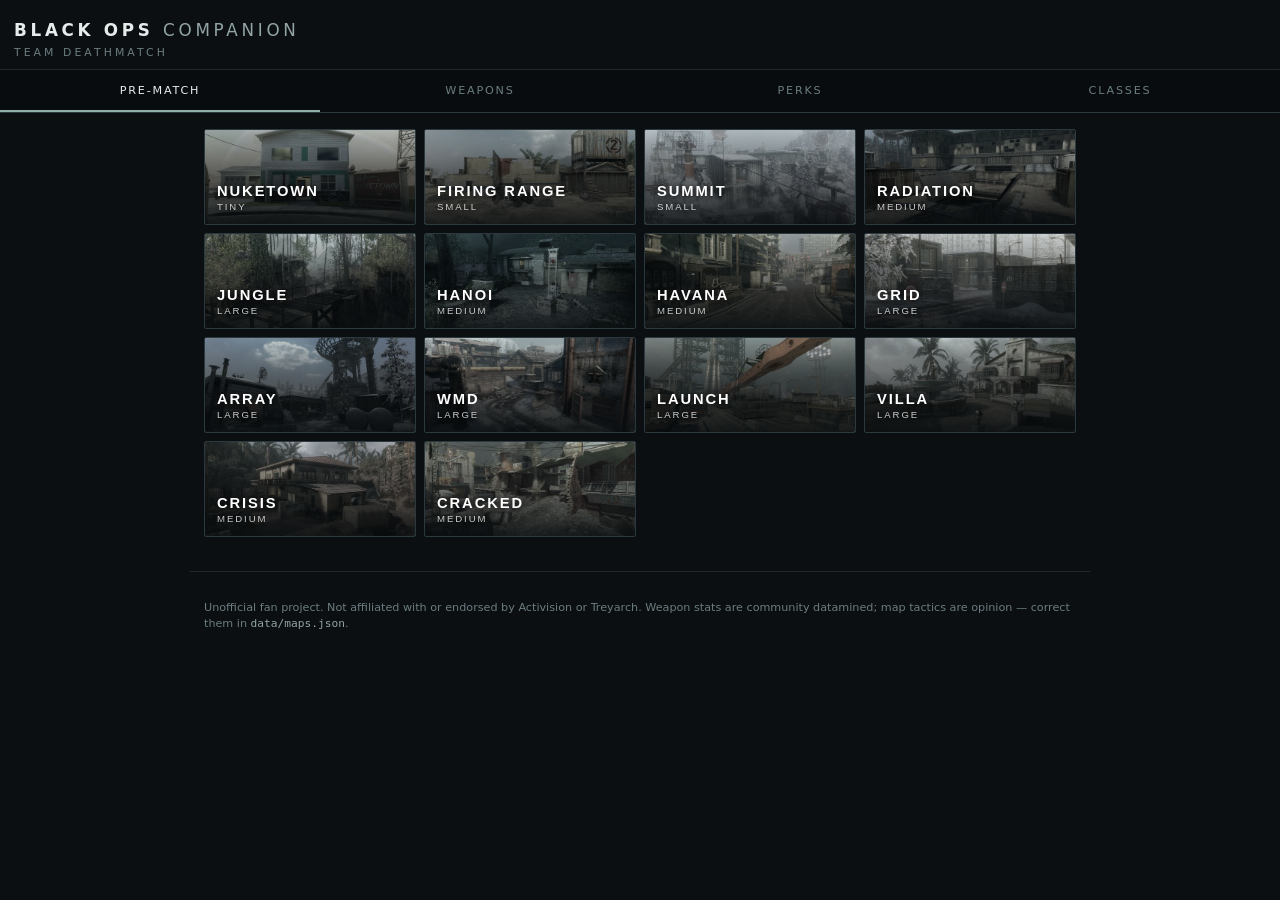
<file: bo1/index.html>
<!DOCTYPE html>
<html lang="en">
<head>
<meta charset="utf-8">
<meta name="viewport" content="width=device-width, initial-scale=1, viewport-fit=cover">
<meta name="theme-color" content="#0b0f11">
<title>BO1 Companion — Team Deathmatch</title>
<link rel="manifest" href="manifest.webmanifest">
<link rel="stylesheet" href="styles.css">
</head>
<body>

<div class="smoke" aria-hidden="true"></div>

<header class="topbar">
  <h1>Black Ops <span>Companion</span></h1>
  <p class="mode">Team Deathmatch</p>
</header>

<nav class="tabs" id="tabs">
  <button data-tab="prematch" class="on">Pre-Match</button>
  <button data-tab="weapons">Weapons</button>
  <button data-tab="perks">Perks</button>
  <button data-tab="classes">Classes</button>
</nav>

<main>

  <!-- ── PRE-MATCH ─────────────────────────────────────────── -->
  <section id="prematch" class="tab on">
    <div id="map-grid" class="grid"></div>
    <div id="map-brief" class="brief hidden"></div>
  </section>

  <!-- ── WEAPONS ───────────────────────────────────────────── -->
  <section id="weapons" class="tab">
    <div class="filters">
      <label>Class
        <select id="class-filter"></select>
      </label>
    </div>
    <p class="hint" id="weapon-count"></p>
    <div id="weapon-list" class="list"></div>
    <div id="weapon-detail" class="detail hidden"></div>
  </section>

  <!-- ── PERKS ─────────────────────────────────────────────── -->
  <section id="perks" class="tab">
    <p class="hint">All perks unlock for purchase at level 4. Pro needs all three challenges plus 3000 CoD Points.</p>
    <div id="perk-list"></div>
    <details class="ref">
      <summary>Which perks work together</summary>
      <div id="perk-synergy"></div>
    </details>
  </section>

  <!-- ── CLASSES ───────────────────────────────────────────── -->
  <section id="classes" class="tab">
    <div class="filters">
      <label>Read against
        <select id="score-map"></select>
      </label>
    </div>
    <div id="preset-bar" class="chips"></div>
    <div id="builder"></div>
    <div id="score"></div>
    <details class="ref">
      <summary>Killstreak reference</summary>
      <div id="killstreak-list"></div>
    </details>
  </section>

</main>

<footer>
  <p>Unofficial fan project. Not affiliated with or endorsed by Activision or Treyarch.
     Weapon stats are community datamined; map tactics are opinion — correct them in <code>data/maps.json</code>.</p>
</footer>

<script src="app.js"></script>
</body>
</html>
</file>
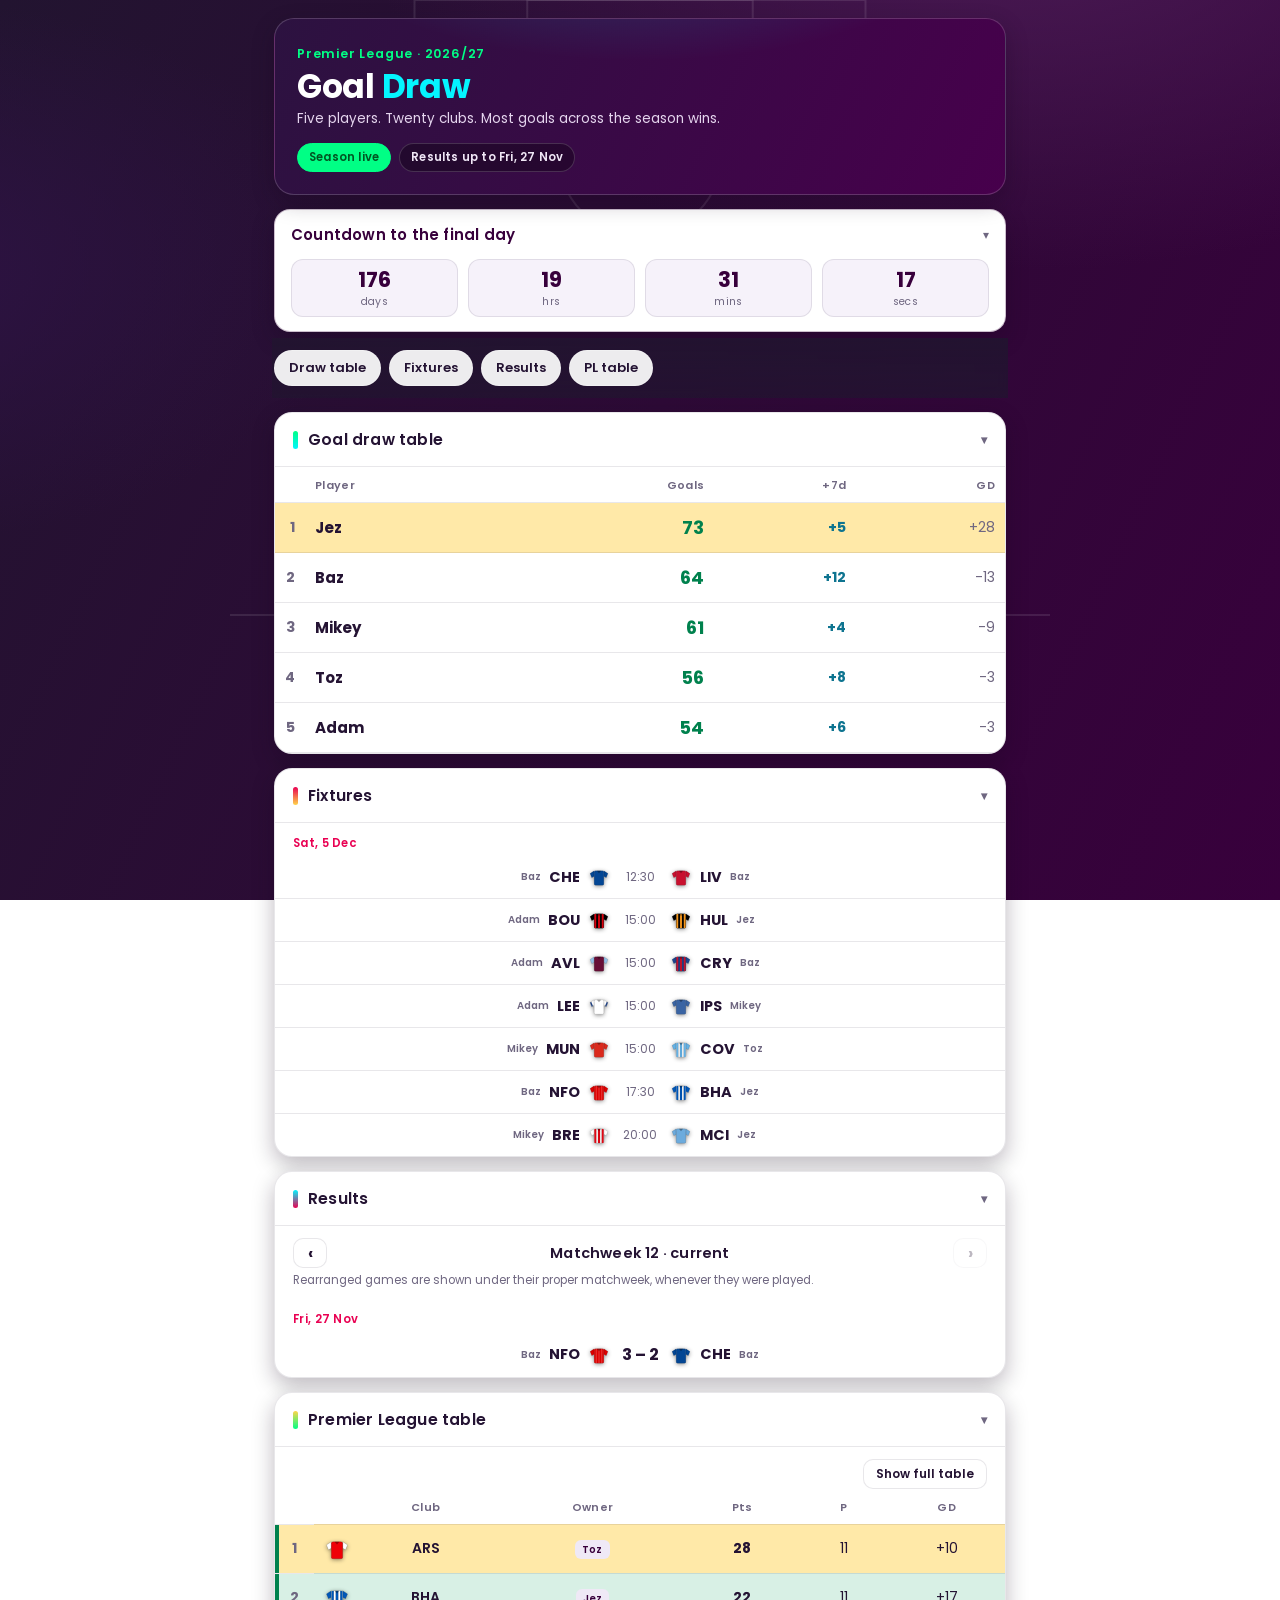
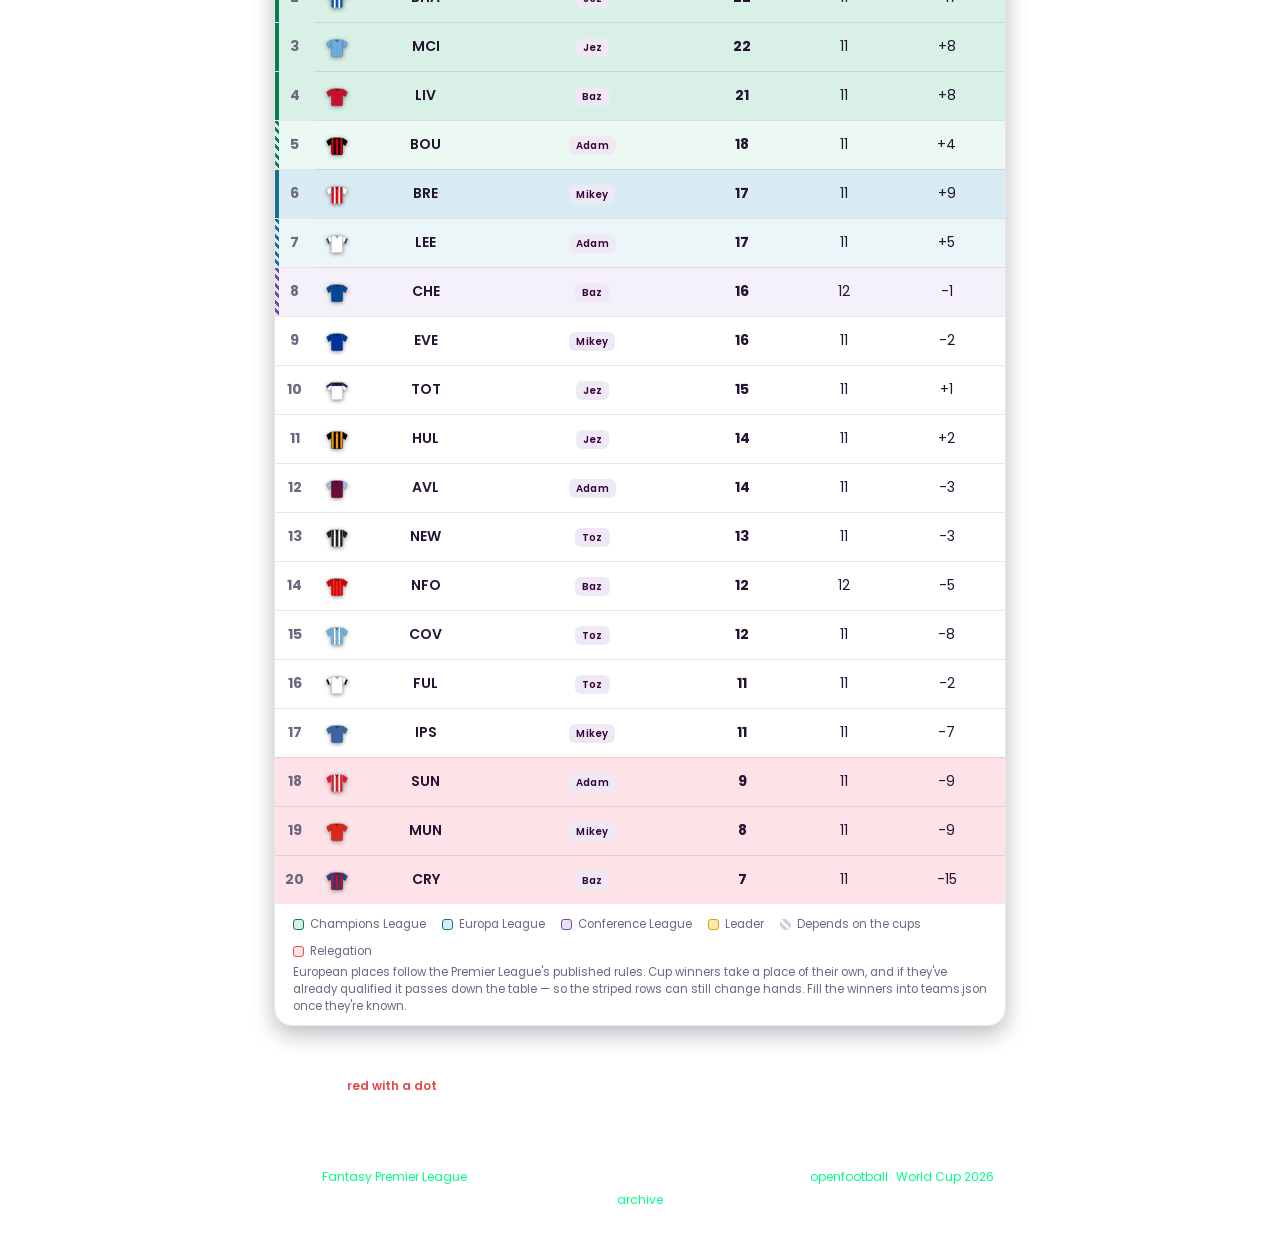
<file: goal-draw/index.html>
<!DOCTYPE html>
<html lang="en">
<head>
<meta charset="utf-8">
<meta name="viewport" content="width=device-width, initial-scale=1">
<title>Premier League Goal Draw 2026/27</title>
<link rel="icon" href="data:image/svg+xml,<svg xmlns='http://www.w3.org/2000/svg' viewBox='0 0 100 100'><text y='.9em' font-size='90'>⚽</text></svg>">
<link rel="preconnect" href="https://fonts.googleapis.com">
<link rel="preconnect" href="https://fonts.gstatic.com" crossorigin>
<link href="https://fonts.googleapis.com/css2?family=Poppins:wght@400;500;600;700&display=swap" rel="stylesheet">
<style>
  :root {
    --bg1: #221430; --bg2: #38003c; --card: #ffffff; --panel: #f6f2fa; --panel2: #efe9f6;
    --line: rgba(36,19,51,.10); --ink: #241333; --muted: #6f6781;
    --green: #00ff85; --emerald: #00814d; --teal: #0e7490; --purple: #38003c;
    --magenta: #e90052; --cyan: #04f5ff; --gold: #ffd54a; --goldrow: #ffe9a8; --redrow: #fde3e8;
    --uclrow: #d8f0e5; --uclrow2: #ecf8f2; --uelrow: #d9ecf3; --uelrow2: #ecf6f9;
    --ueclrow: #e9e2f4; --ueclrow2: #f4f1fa;
    --shadow: 0 8px 22px rgba(20,0,30,.28);
  }
  * { box-sizing: border-box; }
  html, body { margin: 0; padding: 0; }
  body {
    font-family: "Poppins", -apple-system, "Segoe UI", Roboto, Helvetica, Arial, sans-serif;
    color: var(--ink);
    background: radial-gradient(1100px 600px at 80% -10%, #4b1a55 0%, transparent 60%),
                radial-gradient(900px 500px at -10% 30%, #2e1244 0%, transparent 55%),
                linear-gradient(115deg, var(--bg1) 0%, var(--bg2) 100%);
    background-attachment: fixed;
    min-height: 100vh;
  }
  /* faint pitch markings */
  body::before {
    content: ""; position: fixed; inset: 0; pointer-events: none; z-index: 0;
    background-image: url("data:image/svg+xml;utf8,<svg xmlns='http://www.w3.org/2000/svg' viewBox='0 0 800 1200'><g fill='none' stroke='white' stroke-opacity='0.10' stroke-width='2'><circle cx='400' cy='600' r='130'/><line x1='0' y1='600' x2='800' y2='600'/><circle cx='400' cy='600' r='4' fill='white' fill-opacity='0.10'/><rect x='180' y='0' width='440' height='150'/><rect x='290' y='0' width='220' height='60'/><path d='M320 150 A80 80 0 0 0 480 150'/><rect x='180' y='1050' width='440' height='150'/><rect x='290' y='1140' width='220' height='60'/><path d='M320 1050 A80 80 0 0 1 480 1050'/></g></svg>");
    background-size: min(100vw, 820px) auto; background-position: top center; background-repeat: repeat-y;
  }
  .wrap { position: relative; z-index: 1; max-width: 760px; margin: 0 auto; padding: 18px 14px 40px; }

  header.hero { position: relative; border-radius: 20px; overflow: hidden; padding: 26px 22px 22px;
    color: #fff; background: linear-gradient(115deg, #2c1240 0%, #47004c 100%);
    border: 1px solid rgba(255,255,255,.18); box-shadow: var(--shadow); }
  header.hero::after { content: ""; position: absolute; inset: 0;
    background: radial-gradient(500px 210px at 50% -60%, rgba(4,245,255,.22), transparent 70%); pointer-events: none; }
  .hero .comp { font-size: 12.5px; font-weight: 600; letter-spacing: .8px; color: var(--green); }
  .hero h1 { margin: 6px 0 4px; font-weight: 700;
    font-size: 33px; line-height: 1.1; letter-spacing: -.3px; }
  .hero h1 .thin { color: var(--cyan); }
  .hero .sub { color: #e5d5ee; font-size: 13.5px; }
  .pillrow { display: flex; flex-wrap: wrap; gap: 8px; margin-top: 14px; position: relative; z-index: 1; }
  .pill { font-size: 11.5px; font-weight: 600; letter-spacing: .2px;
    background: rgba(0,0,0,.30); border: 1px solid rgba(255,255,255,.16); color: #efe6f5;
    padding: 5px 11px; border-radius: 999px; }
  .pill.green { color: #052; background: var(--green); border-color: var(--green); }
  .pill.draft { color: #3a2a00; background: var(--gold); border-color: var(--gold); }

  .banner { margin-top: 14px; border-radius: 16px; border: 1px solid rgba(56,0,60,.25);
    background: var(--card); box-shadow: var(--shadow); overflow: hidden; }
  .bhead { display: flex; align-items: center; gap: 10px; padding: 13px 16px; cursor: pointer; user-select: none; }
  .banner .bt { font-weight: 600; font-size: 15px; letter-spacing: .2px; color: var(--purple); }
  .ibtn { width: 22px; height: 22px; border-radius: 50%; border: 1.5px solid var(--purple); color: var(--purple);
    background: none; font-family: Georgia, serif; font-style: italic; font-weight: 700; font-size: 13px;
    line-height: 1; cursor: pointer; flex: 0 0 auto; }
  .ibtn:hover { background: var(--panel); }
  .banner .h2chev { margin-left: auto; }
  .banner.collapsed .bbody { display: none; }
  .banner.collapsed .h2chev { transform: rotate(-90deg); }
  .bbody { padding: 0 16px 14px; }
  .banner .bx { font-size: 13px; color: var(--muted); margin: 2px 0 10px; line-height: 1.45; }
  .banner .bx b { color: var(--ink); }
  .count { display: flex; gap: 10px; }
  .cunit { flex: 1; text-align: center; background: var(--panel); border: 1px solid var(--line);
    border-radius: 12px; padding: 8px 4px 6px; }
  .cunit .n { font-weight: 700; font-size: 21px; color: var(--purple); line-height: 1.1; }
  .cunit .l { font-size: 10.5px; letter-spacing: .4px; color: var(--muted); margin-top: 3px; }

  nav.tabs { position: sticky; top: 0; z-index: 30; display: flex; gap: 8px; overflow-x: auto;
    padding: 12px 2px; margin: 6px -2px 8px; backdrop-filter: blur(8px);
    background: linear-gradient(rgba(34,20,48,.92), rgba(34,20,48,.78)); -webkit-overflow-scrolling: touch; }
  nav.tabs::-webkit-scrollbar { display: none; }
  .tab { flex: 0 0 auto; border: 1px solid rgba(255,255,255,.25); background: rgba(255,255,255,.92); color: var(--ink);
    border-radius: 999px; padding: 7px 14px; font: inherit; font-size: 13px; font-weight: 600; cursor: pointer; text-decoration: none; }
  .tab:hover { background: #fff; }

  section.card { position: relative; background: var(--card); border: 1px solid var(--line);
    border-radius: 18px; box-shadow: var(--shadow); overflow: hidden; margin-top: 14px; }
  section.card h2 { margin: 0; padding: 15px 18px;
    font-size: 15.5px; font-weight: 600; letter-spacing: .2px;
    display: flex; align-items: center; gap: 10px; cursor: pointer; user-select: none; }
  section.card h2::before { content: ""; width: 5px; height: 18px; border-radius: 3px;
    background: linear-gradient(var(--green), var(--cyan)); }
  #fx-card h2::before { background: linear-gradient(var(--magenta), var(--gold)); }
  #results-card h2::before { background: linear-gradient(var(--cyan), var(--magenta)); }
  #pltable-card h2::before { background: linear-gradient(var(--gold), var(--green)); }
  .h2chev { margin-left: auto; font-size: 12px; color: var(--muted); transition: transform .18s; }
  .collapsed .h2chev { transform: rotate(-90deg); }
  .cardbody { border-top: 1px solid var(--line); }
  .collapsed .cardbody { display: none; }
  .empty { padding: 22px 18px; color: var(--muted); font-size: 13.5px; }
  .err { padding: 22px 18px; color: #b00040; font-size: 13.5px; }

  .ribbon { position: absolute; top: 14px; right: -34px; transform: rotate(38deg); z-index: 5;
    background: var(--gold); color: #3a2a00; font-size: 10.5px; font-weight: 700; letter-spacing: .4px;
    padding: 4px 40px; box-shadow: 0 2px 8px rgba(0,0,0,.4); pointer-events: none; }

  table.t { width: 100%; border-collapse: collapse; font-size: 14px; }
  .t th { font-size: 11px; letter-spacing: .3px; color: var(--muted);
    text-align: right; padding: 10px 10px 8px; border-bottom: 1px solid var(--line); font-weight: 600; }
  .t th.l, .t td.l { text-align: left; }
  .t td { padding: 11px 10px; border-bottom: 1px solid var(--line); text-align: right;
    font-variant-numeric: tabular-nums; }
  .t tr:last-child td { border-bottom: 0; }
  .t .pos { width: 30px; color: var(--muted); font-weight: 700; }
  .t .pname { font-weight: 700; font-size: 15px; }
  .t .big { font-weight: 700; font-size: 18px; color: var(--emerald); }
  .t .plus { color: var(--teal); font-weight: 700; }
  .t .gd { color: var(--muted); }
  .prow { cursor: pointer; transition: background .12s; }
  .prow:hover { background: var(--panel2); }
  .prow.lead td, .plt .champ td { background: var(--goldrow); }
  .plt .releg td { background: var(--redrow); }

  .pdetail td { padding: 0 !important; background: rgba(56,0,60,.04); }
  .teamgrid { display: grid; grid-template-columns: 1fr 1fr; gap: 8px; padding: 12px 14px; }
  .tmini { display: flex; align-items: center; gap: 9px; background: var(--panel); border: 1px solid var(--line);
    border-radius: 12px; padding: 8px 10px; font-size: 13px; }
  .tmini.standin { background: #fff6da; border-color: #e2bd4d; }
  .tmini .tn { font-weight: 600; line-height: 1.15; }
  .tmini .ts { margin-left: auto; text-align: right; font-variant-numeric: tabular-nums; }
  .tmini .ts .g { font-weight: 700; font-size: 16px; color: var(--emerald); }
  .tmini .ts .s { display: block; font-size: 10.5px; color: var(--muted); }
  .standin-note { font-size: 11px; color: #a2790d; display: block; margin-top: 1px; }
  .tiebreak { padding: 0 14px 12px; font-size: 11.5px; color: var(--muted); }
  .tiebreak b { color: var(--ink); }

  .shirt { width: 26px; height: 26px; flex: 0 0 auto; filter: drop-shadow(0 1px 2px rgba(0,0,0,.45)); }
  .fx .shirt { width: 22px; height: 22px; }

  .dayhead { padding: 12px 18px 4px; font-size: 11.5px; font-weight: 600;
    letter-spacing: .3px; color: var(--magenta); }
  .fx { display: grid; grid-template-columns: 1fr auto 1fr; align-items: center; gap: 8px;
    padding: 10px 18px; border-bottom: 1px solid var(--line); font-size: 14.5px; }
  .fx:last-child { border-bottom: 0; }
  .fx .home { display: flex; align-items: center; gap: 8px; justify-content: flex-end; font-weight: 700; }
  .fx .away { display: flex; align-items: center; gap: 8px; font-weight: 700; }
  .fx .mid { color: var(--muted); font-size: 12px; min-width: 44px; text-align: center; }
  .fx .mid.score { font-size: 16px; font-weight: 700; color: var(--ink); }
  .fx .own { font-size: 10px; color: var(--muted); font-weight: 600; }
  /* live panel */
  .fx.livefx .mid.score { color: var(--ink); }
  .lvdot { width: 8px; height: 8px; border-radius: 50%; background: #e5484d;
    display: inline-block; margin-right: 7px; animation: lvpulse 1.6s ease-in-out infinite; }
  @keyframes lvpulse { 0%, 100% { opacity: 1; transform: scale(1); } 50% { opacity: .35; transform: scale(.8); } }
  .lvtag { font-size: 9.5px; font-weight: 700; letter-spacing: .6px; color: #fff;
    background: #e5484d; border-radius: 4px; padding: 1px 4px; vertical-align: middle; margin-left: 6px; }
  .lvnote { padding: 4px 18px 14px; font-size: 11.5px; color: var(--muted); line-height: 1.5; }
  /* live totals: red while a match is on, solid ink once it's settled */
  .t td.big.inplay, .tmini .g.inplay { color: #e5484d; }
  .ipdot { width: 6px; height: 6px; border-radius: 50%; background: #e5484d; display: inline-block;
    margin-left: 5px; vertical-align: 2px; animation: lvpulse 1.6s ease-in-out infinite; }
  .ipt { color: #e5484d; font-weight: 600; }
  .auditbad { background: var(--redrow); border: 1px solid #e5484d; border-radius: 12px;
    padding: 12px 16px; margin: 0 0 14px; font-size: 13px; color: #7a1420; line-height: 1.55; }
  .auditbad ul { margin: 6px 0 0; padding-left: 18px; }
  .plt td.inplay, .plt td.pts.inplay { color: #e5484d; }
  .plt tr.ucl  td { background: var(--uclrow); }
  .plt tr.uel  td { background: var(--uelrow); }
  .plt tr.uecl td { background: var(--ueclrow); }
  /* not nailed down yet — same hue, half strength */
  .plt tr.ucl.prov  td { background: var(--uclrow2); }
  .plt tr.uel.prov  td { background: var(--uelrow2); }
  .plt tr.uecl.prov td { background: var(--ueclrow2); }
  /* leader and relegation keep their own colours where they overlap */
  .plt tbody tr.champ td { background: var(--goldrow); }
  .plt tbody tr.releg td { background: var(--redrow); }
  .plt tr.euro td.pos { position: relative; }
  .plt tr.euro td.pos::before { content: ""; position: absolute; left: 0; top: 0; bottom: 0; width: 4px; }
  .plt tr.ucl  td.pos::before { background: var(--emerald); }
  .plt tr.uel  td.pos::before { background: var(--teal); }
  .plt tr.uecl td.pos::before { background: #6d4aa8; }
  .plt tr.euro.prov td.pos::before { background-image: repeating-linear-gradient(
      45deg, rgba(255,255,255,.85) 0 3px, transparent 3px 6px); }
  .eurokey { display: flex; flex-wrap: wrap; gap: 10px 16px; padding: 12px 18px 2px;
    font-size: 11.5px; color: var(--muted); }
  .eurokey span { display: flex; align-items: center; gap: 6px; }
  .eurokey .sw { width: 11px; height: 11px; border-radius: 3px; display: inline-block; }
  .eurokey .sw.ucl { background: var(--uclrow); border: 1px solid var(--emerald); }
  .eurokey .sw.uel { background: var(--uelrow); border: 1px solid var(--teal); }
  .eurokey .sw.uecl { background: var(--ueclrow); border: 1px solid #6d4aa8; }
  .eurokey .sw.rel { background: var(--redrow); border: 1px solid #e5484d; }
  .eurokey .sw.champ { background: var(--goldrow); border: 1px solid #d9a400; }
  .eurokey .sw.prov { background: #cfcbd8; background-image: repeating-linear-gradient(
      45deg, rgba(255,255,255,.85) 0 3px, transparent 3px 6px); }
  @media (prefers-reduced-motion: reduce) { .lvdot { animation: none; } }

  .mwbar { display: flex; align-items: center; gap: 10px; padding: 12px 18px 2px; }
  .mwbtn { border: 1px solid var(--line); background: var(--card); color: var(--ink); border-radius: 10px;
    width: 34px; height: 30px; font: inherit; font-weight: 700; cursor: pointer; }
  .mwbtn:hover:not(:disabled) { background: var(--panel); }
  .mwbtn:disabled { opacity: .3; cursor: default; }
  .mwsel { flex: 1; text-align: center; font-weight: 600; font-size: 14.5px; letter-spacing: .2px; }
  .mwnote { padding: 2px 18px 10px; font-size: 11.5px; color: var(--muted); }

  .plscroll { overflow-x: auto; -webkit-overflow-scrolling: touch; }
  .plt { min-width: 520px; }
  /* compact: four short columns, no minimum, so it never needs scrolling */
  .plt.short { min-width: 0; width: 100%; }
  .plt.short td.ownercell { width: auto; }
  .plt th, .plt td { text-align: center; }
  .plt td.chipcell { width: 34px; padding-right: 2px; }
  .plt td.chipcell .shirt { display: block; margin: 0 auto; }
  .plt td.club { font-weight: 600; }
  .plbar { justify-content: flex-end; padding: 12px 18px 0; max-width: 100%; }
  .plbar .mwbtn { flex: 0 0 auto; width: auto; height: auto; padding: 6px 12px;
    font-size: 12px; font-weight: 600; white-space: nowrap; line-height: 1.3; }
  .plt td.ownercell { width: 62px; }
  .plt .pts { font-weight: 700; }
  .ownertag { font-size: 10px; font-weight: 600; letter-spacing: .2px;
    color: var(--purple); background: var(--panel2); border-radius: 6px; padding: 2px 7px; }

  footer { margin-top: 26px; text-align: center; color: rgba(255,255,255,.78); font-size: 12px; line-height: 1.9; }
  footer a { color: var(--green); text-decoration: none; }
  footer a:hover { text-decoration: underline; }

  @media (max-width: 460px) {
    .hero h1 { font-size: 27px; }
    .teamgrid { grid-template-columns: 1fr; }
    .fx { font-size: 13.5px; padding: 10px 12px; }
    .plt th, .plt td { padding: 9px 6px; font-size: 13px; }
  }
</style>
</head>
<body>
<div class="wrap">
  <header class="hero">
    <div class="comp">Premier League · 2026/27</div>
    <h1>Goal <span class="thin">Draw</span></h1>
    <div class="sub">Five players. Twenty clubs. Most goals across the season wins.</div>
    <div class="pillrow" id="pills"></div>
  </header>

  <div id="banner"></div>

  <nav class="tabs" id="tabs">
    <a class="tab" href="#draw-card">Draw table</a>
    <a class="tab" href="#fx-card">Fixtures</a>
    <a class="tab" href="#results-card">Results</a>
    <a class="tab" href="#pltable-card">PL table</a>
  </nav>

  <div id="audit"></div>

  <section class="card" id="live-card" hidden>
    <h2 id="live-h"><span class="lvdot"></span>Live now<span class="h2chev">▾</span></h2>
    <div class="cardbody" id="live"></div>
  </section>

  <section class="card" id="draw-card">
    <h2 id="draw-h">Goal draw table<span class="h2chev">▾</span></h2>
    <div class="cardbody" id="draw"><div class="empty">Loading…</div></div>
  </section>

  <section class="card" id="fx-card">
    <h2 id="fx-h">Fixtures<span class="h2chev">▾</span></h2>
    <div class="cardbody" id="fixtures"><div class="empty">Loading…</div></div>
  </section>

  <section class="card" id="results-card">
    <h2 id="results-h">Results<span class="h2chev">▾</span></h2>
    <div class="cardbody" id="results"><div class="empty">Loading…</div></div>
  </section>

  <section class="card" id="pltable-card">
    <h2 id="pltable-h">Premier League table<span class="h2chev">▾</span></h2>
    <div class="cardbody" id="pltable"><div class="empty">Loading…</div></div>
  </section>

  <footer>
    <div>Goals counted from the scoreline — own goals count for the team they're credited to. All 380 matches.</div>
    <div>Numbers in <span class="ipt">red with a dot</span> mean one of that player's teams is playing right now,
      so the score is provisional and can still change. Totals go solid at full time and are only ever final once
      the match is over — every total is reconciled against the league table on each refresh.</div>
    <div>Tie-breaks: goals → goal difference → highest-scoring team → owns the champions → best avg league position.</div>
    <div>Data: <a href="https://fantasy.premierleague.com/" target="_blank" rel="noopener">Fantasy Premier League</a> (live scores, refreshed every few minutes), backed up by <a href="https://github.com/openfootball/football.json" target="_blank" rel="noopener">openfootball</a> · <a href="../worldcup-2026/">World Cup 2026 archive</a></div>
  </footer>
</div>

<script>
"use strict";
// Read the snapshot straight from the repo: a commit is visible immediately,
// with no Pages rebuild in the way (and so no 10-builds-per-hour ceiling).
const RAW_URL    = "https://raw.githubusercontent.com/NAdamsGHC/Personal-Projects/main/goal-draw/data/live-2026-27.json";
const LIVE_URL   = "./data/live-2026-27.json";   // same copy via Pages, if raw is unreachable
const SEASON_URL = "https://raw.githubusercontent.com/openfootball/football.json/master/2026-27/en.1.json"; // fallback
const REPLAY_URL = "./data/replay-2025-26.json";
const bust = () => "?v=" + Date.now();   // recomputed per request so polls aren't served from cache
const opts = { cache: "no-store" };
const esc = s => String(s).replace(/[&<>"']/g, c => ({ "&": "&amp;", "<": "&lt;", ">": "&gt;", '"': "&quot;", "'": "&#39;" }[c]));

let CFG = null;

/* ---------- team name matching ---------- */
function norm(name) {
  return String(name).toLowerCase().replace(/&/g, "and")
    .replace(/\b(fc|afc)\b/g, "").replace(/[^a-z ]/g, "").replace(/\s+/g, " ").trim();
}
function buildNameIndex() {
  const idx = {};
  for (const [abbr, t] of Object.entries(CFG.teams)) idx[norm(t.name)] = abbr;
  // common short forms openfootball has used
  idx[norm("Wolverhampton")] = idx[norm("Wolverhampton Wanderers")];
  idx[norm("Brighton and Hove Albion")] = "BHA";
  return idx;
}

/* ---------- kit chips ---------- */
function shirtSVG(kit) {
  const k = kit || { style: "plain", body: "#888" };
  const body = k.body, sleeves = k.sleeves || k.body;
  let torso = `<rect x="9" y="7" width="14" height="21" rx="2" fill="${body}"/>`;
  if (k.style === "stripes") {
    torso = `<rect x="9" y="7" width="14" height="21" rx="2" fill="${k.body2}"/>
      <clipPath id="c${chipId}"><rect x="9" y="7" width="14" height="21" rx="2"/></clipPath>
      <g clip-path="url(#c${chipId})">
        <rect x="9" y="7" width="3" height="21" fill="${body}"/>
        <rect x="14.5" y="7" width="3" height="21" fill="${body}"/>
        <rect x="20" y="7" width="3" height="21" fill="${body}"/></g>`;
  } else if (k.style === "pinstripe") {
    torso += `<g stroke="${k.pin}" stroke-width="0.5" opacity="0.7">
      <line x1="12" y1="7" x2="12" y2="28"/><line x1="16" y1="7" x2="16" y2="28"/><line x1="20" y1="7" x2="20" y2="28"/></g>`;
  } else if (k.style === "shoulders") {
    torso += `<path d="M9 7 h14 v4 h-14 z" fill="${k.shoulders}"/>`;
  }
  let arms = `<path d="M9 7 L3 11 L5.5 17 L9 15 Z" fill="${sleeves}"/>
              <path d="M23 7 L29 11 L26.5 17 L23 15 Z" fill="${sleeves}"/>`;
  if (k.style === "shoulders") {
    arms += `<path d="M9 7 L3 11 L3.9 13.2 L9 9.8 Z" fill="${k.shoulders}"/>
             <path d="M23 7 L29 11 L28.1 13.2 L23 9.8 Z" fill="${k.shoulders}"/>`;
  }
  if (k.style === "sleeve-trim") {
    arms += `<path d="M3 11 L5.5 17 L7.2 16 L4.7 10 Z" fill="${k.trim}"/>
             <path d="M29 11 L26.5 17 L24.8 16 L27.3 10 Z" fill="${k.trim}"/>`;
  }
  const collar = `<path d="M13 7 h6 l-3 3.5 z" fill="rgba(0,0,0,.35)"/>`;
  chipId++;
  return `<svg class="shirt" viewBox="0 0 32 32" aria-hidden="true">
    <g stroke="rgba(0,0,0,.28)" stroke-width="0.6">${arms}${torso}</g>${collar}</svg>`;
}
let chipId = 0;
const chip = abbr => shirtSVG((CFG.teams[abbr] || {}).kit);

/* ---------- data loading ---------- */
async function fetchJSON(url) {
  try { const r = await fetch(url + bust(), opts); if (r.ok) return await r.json(); } catch (e) {}
  return null;
}
function playedCount(src) {
  return (src && src.matches || []).filter(m => scoreOf(m)).length;
}
function scoreOf(m) {
  if (!m.score) return null;
  if (Array.isArray(m.score)) return m.score.length === 2 ? m.score : null;
  if (Array.isArray(m.score.ft)) return m.score.ft;
  return null;
}

/* ---------- core computation ---------- */
function computeStats(src, assignment, nameIdx) {
  // assignment: abbr -> owner (already stand-in-substituted for replay mode)
  const teams = {};   // abbr -> stats
  const owned = new Set(Object.keys(assignment));
  const matches = [];
  const unknown = new Set();
  for (const m of src.matches || []) {
    const a1 = nameIdx[norm(m.team1)], a2 = nameIdx[norm(m.team2)];
    if (!a1) unknown.add(m.team1);
    if (!a2) unknown.add(m.team2);
    const sc = scoreOf(m);
    const round = parseInt(String(m.round || "").replace(/\D+/g, ""), 10) || null;
    matches.push({ ...m, a1, a2, sc, mw: round });
    for (const [a, mine, opp] of [[a1, 0, 1], [a2, 1, 0]]) {
      if (!a) continue;
      teams[a] = teams[a] || { abbr: a, P: 0, W: 0, D: 0, L: 0, GF: 0, GA: 0, Pts: 0, recent: 0,
                               lGF: 0, lGA: 0, lP: 0, lW: 0, lD: 0, lL: 0, lPts: 0, playing: false };
      const t = teams[a];
      // A match in progress is kept in its own l* tally: settled figures stay
      // untouched and auditable, while the t* figures below add the live one on top.
      if (m.live) {
        const m0 = +m.live[mine] || 0, m1 = +m.live[opp] || 0;
        t.lGF += m0; t.lGA += m1; t.lP = 1; t.playing = true;
        if (m0 > m1) { t.lW = 1; t.lPts = 3; }
        else if (m0 === m1) { t.lD = 1; t.lPts = 1; }
        else { t.lL = 1; t.lPts = 0; }
      }
      if (!sc) continue;
      t.P++; t.GF += sc[mine]; t.GA += sc[opp];
      if (sc[mine] > sc[opp]) { t.W++; t.Pts += 3; }
      else if (sc[mine] === sc[opp]) { t.D++; t.Pts += 1; }
      else t.L++;
    }
  }
  const playedDates = matches.filter(m => m.sc).map(m => m.date).sort();
  const lastDate = playedDates[playedDates.length - 1] || null;
  // goals in the rolling 7 days up to the latest result
  if (lastDate) {
    const anchor = new Date(lastDate + "T23:59:59Z");
    const cutoff = new Date(anchor.getTime() - 7 * 86400000);
    for (const m of matches) {
      if (!m.sc) continue;
      const d = new Date(m.date + "T12:00:00Z");
      if (d >= cutoff && d <= anchor) {
        if (m.a1 && teams[m.a1]) teams[m.a1].recent += m.sc[0];
        if (m.a2 && teams[m.a2]) teams[m.a2].recent += m.sc[1];
      }
    }
  }
  // t* = settled + anything in progress. Everything on screen reads these;
  // the plain fields stay as the settled record the reconciliation checks against.
  for (const t of Object.values(teams)) {
    t.tGF = t.GF + t.lGF; t.tGA = t.GA + t.lGA; t.tP = t.P + t.lP;
    t.tW = t.W + t.lW; t.tD = t.D + t.lD; t.tL = t.L + t.lL; t.tPts = t.Pts + t.lPts;
  }

  // PL table
  const table = Object.values(teams).sort((x, y) =>
    y.tPts - x.tPts || (y.tGF - y.tGA) - (x.tGF - x.tGA) || y.tGF - x.tGF ||
    CFG.teams[x.abbr].name.localeCompare(CFG.teams[y.abbr].name));
  table.forEach((t, i) => t.pos = i + 1);
  const leader = table.length && table[0].tP > 0 ? table[0].abbr : null;

  // players
  const players = Object.entries(CFG.players).map(([name, picks]) => {
    const held = picks.map(p => assignment._map[p] || p); // effective abbrs
    const rows = picks.map((pick, i) => {
      const eff = held[i];
      const st = teams[eff] || { P: 0, GF: 0, GA: 0, recent: 0, pos: null,
                                 lGF: 0, lGA: 0, tGF: 0, tGA: 0, tP: 0, playing: false };
      return { pick, eff, standin: eff !== pick, st };
    });
    const goals = rows.reduce((s, r) => s + r.st.GF, 0);          // settled only
    const ga = rows.reduce((s, r) => s + r.st.GA, 0);
    const live = rows.reduce((s, r) => s + (r.st.lGF || 0), 0);    // in progress
    const liveGa = rows.reduce((s, r) => s + (r.st.lGA || 0), 0);
    const playing = rows.some(r => r.st.playing);                  // any team on right now
    const recent = rows.reduce((s, r) => s + r.st.recent, 0);
    const best = Math.max(...rows.map(r => r.st.tGF || 0), 0);
    const hasChamp = leader ? rows.some(r => r.eff === leader) : false;
    const positions = rows.map(r => r.st.pos).filter(p => p);
    const avgPos = positions.length ? positions.reduce((a, b) => a + b, 0) / positions.length : 99;
    // `total` is what the table shows and sorts on — it moves during a match.
    // `goals` stays settled, so anything that must not wobble can still use it.
    return { name, rows, goals, live, playing, total: goals + live,
             gd: (goals + live) - (ga + liveGa), recent, best, hasChamp, avgPos };
  });
  players.sort((x, y) => y.total - x.total || y.gd - x.gd || y.best - x.best ||
    (y.hasChamp - x.hasChamp) || x.avgPos - y.avgPos || x.name.localeCompare(y.name));
  // shared positions on full ladder tie
  const keyOf = p => [p.total, p.gd, p.best, p.hasChamp, p.avgPos.toFixed(2)].join("|");
  players.forEach((p, i) => {
    p.pos = (i > 0 && keyOf(p) === keyOf(players[i - 1])) ? players[i - 1].pos : i + 1;
  });
  return { teams, matches, table, leader, players, lastDate, unknown: [...unknown] };
}

/* ---------- rendering ---------- */
const fmtDay = iso => new Date(iso + "T12:00:00Z").toLocaleDateString("en-GB",
  { weekday: "short", day: "numeric", month: "short", timeZone: "UTC" });

function ownerOf(abbr, assignment) { return assignment[abbr] || null; }

function renderPills(mode, S) {
  const el = document.getElementById("pills");
  const bits = [];
  bits.push(`<span class="pill green">${mode === "replay" ? "Pre-season" : "Season live"}</span>`);
  if (CFG.status !== "FINAL") bits.push(`<span class="pill draft">Draft draw</span>`);
  if (S.lastDate) bits.push(`<span class="pill">Results up to ${fmtDay(S.lastDate)}${mode === "replay" ? " 2026 (25/26)" : ""}</span>`);
  el.innerHTML = bits.join("");
}

function renderBanner(mode) {
  const el = document.getElementById("banner");
  const replay = mode === "replay";
  const title = replay ? "Pre-season — last season replayed" : "Countdown to the final day";
  el.innerHTML = `<div class="banner" id="presz">
    <div class="bhead" id="presz-h">
      <span class="bt">${title}</span>
      ${replay ? `<button class="ibtn" id="presz-i" aria-label="What does this mean?" title="What does this mean?">i</button>` : ""}
      <span class="h2chev">▾</span>
    </div>
    <div class="bbody">
      ${replay ? `<div class="bx" id="presz-x" hidden>This is <b>how the draw would have panned out in 2025/26</b>, for bragging
        rights only. Promoted clubs hadn't come up yet, so their slot is filled by the relegated club they replaced —
        <b style="color:#a2790d">highlighted in yellow</b>. Everyone resets to zero at kick-off.</div>` : ""}
      <div class="count" id="count"></div>
    </div>
  </div>`;
  document.getElementById("presz-h").addEventListener("click", () =>
    document.getElementById("presz").classList.toggle("collapsed"));
  const ib = document.getElementById("presz-i");
  if (ib) ib.addEventListener("click", e => {
    e.stopPropagation();
    document.getElementById("presz").classList.remove("collapsed");
    const x = document.getElementById("presz-x"); x.hidden = !x.hidden;
  });
  // pre-season: count to kick-off; in season: count to the final whistle of the last day
  const target = new Date(replay ? CFG.kickoff : (CFG.seasonEnd || "2027-05-30T18:00:00+01:00")).getTime();
  const tick = () => {
    const d = Math.max(0, target - Date.now());
    const dd = Math.floor(d / 86400000), hh = Math.floor(d / 3600000) % 24,
          mm = Math.floor(d / 60000) % 60, ss = Math.floor(d / 1000) % 60;
    const c = document.getElementById("count");
    if (c) c.innerHTML = [[dd, "days"], [hh, "hrs"], [mm, "mins"], [ss, "secs"]]
      .map(([n, l]) => `<div class="cunit"><div class="n">${n}</div><div class="l">${l}</div></div>`).join("");
  };
  tick(); setInterval(tick, 1000);
}

function renderDraw(S, assignment, mode) {
  const el = document.getElementById("draw");
  const card = document.getElementById("draw-card");
  if (CFG.status !== "FINAL" && !card.querySelector(".ribbon")) {
    card.insertAdjacentHTML("afterbegin", `<div class="ribbon">Draft draw</div>`);
  }
  const seasonOver = mode !== "replay" && S.matches.length > 0 && S.matches.every(m => m.sc);
  const rows = S.players.map((p, i) => {
    const lead = p.pos === 1 && p.total > 0;
    const inplay = p.playing;   // on as soon as one of their teams kicks off, 0-0 included
    const teamCells = p.rows.map(r => {
      const t = CFG.teams[r.eff] || { name: r.eff };
      const real = CFG.teams[r.pick] || { name: r.pick };
      const note = r.standin ? `<span class="standin-note">→ replaced by ${esc(real.name)} when the season starts</span>` : "";
      const pos = r.st.pos ? `${r.st.pos}${["st","nd","rd"][((r.st.pos+90)%100-10)%10-1] || "th"}` : "—";
      return `<div class="tmini${r.standin ? " standin" : ""}">${chip(r.eff)}
        <span class="tn">${esc(t.name)}${note}</span>
        <span class="ts"><span class="g${r.st.playing ? " inplay" : ""}">${r.st.tGF || 0}${
          r.st.playing ? `<span class="ipdot"></span>` : ""}</span><span class="s">${pos} · GD ${
          (r.st.tGF - r.st.tGA) >= 0 ? "+" : ""}${r.st.tGF - r.st.tGA}</span></span></div>`;
    }).join("");
    return `<tr class="prow${lead ? " lead" : ""}" data-i="${i}">
        <td class="pos">${p.pos}</td>
        <td class="l pname">${esc(p.name)}</td>
        <td class="big${inplay ? " inplay" : ""}" ${inplay
          ? `title="A team of theirs is playing — settles at full time"` : ""}>${p.total}${
          inplay ? `<span class="ipdot" aria-label="in play"></span>` : ""}</td>
        <td class="plus">+${p.recent}</td>
        <td class="gd">${p.gd >= 0 ? "+" : ""}${p.gd}</td></tr>
      <tr class="pdetail" data-d="${i}" hidden><td colspan="5">
        <div class="teamgrid">${teamCells}</div>
        <div class="tiebreak">Tie-breaks — best team: <b>${p.best}</b> goals · has ${seasonOver ? "champions" : "current leader"}:
          <b>${p.hasChamp ? "yes" : "no"}</b> · avg league position: <b>${p.avgPos < 99 ? p.avgPos.toFixed(1) : "—"}</b></div>
      </td></tr>`;
  }).join("");
  el.innerHTML = `<table class="t">
    <thead><tr><th></th><th class="l">Player</th><th title="Total goals — red while a match is in play">Goals</th>
      <th title="Goals in the 7 days up to the latest results">+7d</th><th title="Goal difference across their teams">GD</th></tr></thead>
    <tbody>${rows}</tbody></table>`;
  el.querySelectorAll(".prow").forEach(tr => tr.addEventListener("click", () => {
    const d = el.querySelector(`[data-d="${tr.dataset.i}"]`);
    if (d) d.hidden = !d.hidden;
  }));
}

function fxRow(m, assignment, withScore, live) {
  const t1 = CFG.teams[m.a1], t2 = CFG.teams[m.a2];
  const o1 = ownerOf(m.a1, assignment), o2 = ownerOf(m.a2, assignment);
  const mid = live && m.live
    ? `<span class="mid score">${+m.live[0]} – ${+m.live[1]}<span class="lvtag">LIVE</span></span>`
    : withScore && m.sc ? `<span class="mid score">${m.sc[0]} – ${m.sc[1]}</span>`
    : `<span class="mid">${esc(m.time || "v")}</span>`;
  return `<div class="fx${live ? " livefx" : ""}">
    <span class="home">${o1 ? `<span class="own">${esc(o1)}</span>` : ""}<span title="${t1 ? esc(t1.name) : esc(m.team1)}">${t1 ? m.a1 : esc(m.team1)}</span>${chip(m.a1)}</span>
    ${mid}
    <span class="away">${chip(m.a2)}<span title="${t2 ? esc(t2.name) : esc(m.team2)}">${t2 ? m.a2 : esc(m.team2)}</span>${o2 ? `<span class="own">${esc(o2)}</span>` : ""}</span>
  </div>`;
}

/* Matches in progress. Shown for information only — the goal totals below
   deliberately ignore them until the match is over and the score is final. */
function renderAudit(audit) {
  const el = document.getElementById("audit");
  if (!el) return;
  if (audit.ok) { el.innerHTML = ""; return; }
  el.innerHTML = `<div class="auditbad"><b>Totals don't reconcile with the results.</b>
    Treat the numbers below as unreliable until this clears.
    <ul>${audit.issues.map(i => `<li>${esc(i)}</li>`).join("")}</ul></div>`;
}

function renderLive(S, assignment, mode, src) {
  const card = document.getElementById("live-card");
  const el = document.getElementById("live");
  const live = mode === "live" ? S.matches.filter(m => m.live) : [];
  STATE.anyLive = live.length > 0;
  if (!live.length) { card.hidden = true; el.innerHTML = ""; return; }
  card.hidden = false;
  el.innerHTML = live.map(m => fxRow(m, assignment, false, true)).join("");
}

function renderFixtures(S, assignment, mode, seasonSrc) {
  const el = document.getElementById("fixtures");
  if (mode === "replay") {
    // if next season's fixture list is already published, show opening day
    if (seasonSrc && seasonSrc.matches && seasonSrc.matches.length) {
      const S2 = computeStats(seasonSrc, assignment._live, buildNameIndex());
      return renderFixtures(S2, assignment._live, "live", null, el);
    }
    el.innerHTML = `<div class="empty">The 2026/27 fixture list isn't in the data feed yet.
      First up: <b>kick-off Friday 21 August 2026, 8pm</b>.</div>`;
    return;
  }
  const upcoming = S.matches.filter(m => !m.sc && !m.live && m.date).sort((a, b) => a.date.localeCompare(b.date) || String(a.time).localeCompare(String(b.time)));
  if (!upcoming.length) { el.innerHTML = `<div class="empty">No fixtures left — that's a wrap on the season.</div>`; return; }
  const today = new Date().toISOString().slice(0, 10);
  const nextDate = (upcoming.find(m => m.date >= today) || upcoming[0]).date;
  const day = upcoming.filter(m => m.date === nextDate);
  el.innerHTML = `<div class="dayhead">${fmtDay(nextDate)}</div>` + day.map(m => fxRow(m, assignment, false)).join("");
}

let MW = null;
function renderResults(S, assignment, mode) {
  const el = document.getElementById("results");
  const played = S.matches.filter(m => m.sc && m.mw);
  if (!played.length) { el.innerHTML = `<div class="empty">No results yet — check back after kick-off.</div>`; return; }
  const byMW = {};
  for (const m of played) (byMW[m.mw] = byMW[m.mw] || []).push(m);
  const mws = Object.keys(byMW).map(Number).sort((a, b) => a - b);
  // "where we actually are": the matchweek of the most recently played game
  const latest = played.reduce((a, b) => (a.date > b.date ? a : b));
  if (MW === null || !byMW[MW]) MW = latest.mw;
  const idx = mws.indexOf(MW);
  const list = byMW[MW].slice().sort((a, b) => a.date.localeCompare(b.date) || String(a.time).localeCompare(String(b.time)));
  const days = {};
  for (const m of list) (days[m.date] = days[m.date] || []).push(m);
  el.innerHTML = `
    <div class="mwbar">
      <button class="mwbtn" id="mwprev" ${idx <= 0 ? "disabled" : ""}>‹</button>
      <div class="mwsel">Matchweek ${MW}${MW === latest.mw ? " · current" : ""}</div>
      <button class="mwbtn" id="mwnext" ${idx >= mws.length - 1 ? "disabled" : ""}>›</button>
    </div>
    <div class="mwnote">Rearranged games are shown under their proper matchweek, whenever they were played.</div>
    ${Object.entries(days).map(([d, ms]) =>
      `<div class="dayhead">${fmtDay(d)}</div>` + ms.map(m => fxRow(m, assignment, true)).join("")).join("")}`;
  const go = d => { MW = mws[idx + d]; renderResults(S, assignment, mode); };
  const p = document.getElementById("mwprev"), n = document.getElementById("mwnext");
  if (p) p.addEventListener("click", () => go(-1));
  if (n) n.addEventListener("click", () => go(1));
}

/* Which European competition each league position earns.
   Rules per premierleague.com/en/european-qualification-explained:
     - Champions League: the top four, or top five when England earns the extra
       place on UEFA's association coefficient.
     - Europa League: the next place down, plus the FA Cup winners.
     - Conference League: the EFL Cup winners (play-off round).
     - A cup winner who has already qualified passes their place to the next team
       in the table that hasn't — except where they qualified by winning a European
       trophy, in which case the Conference place is forfeited rather than passed on.
     - An English club winning the Champions or Europa League enters next season's
       Champions League as an extra entrant; a Conference League winner enters the
       Europa League. Those never displace a league qualifier.
   Cup winners aren't known until the spring, so until they're filled into
   teams.json the affected places are marked provisional. */
function europeanSlots(table, cfg) {
  const E = (cfg.europe || {});
  // England has held the extra place in recent seasons; treated as likely but
  // flagged provisional until the coefficient is actually settled.
  const clPlaces = E.extraChampionsLeaguePlace === false ? 4 : 5;
  const clUnconfirmed = E.extraChampionsLeaguePlace == null;
  const slots = {};
  const order = table.map(t => t.abbr);
  const set = (abbr, comp, why, provisional) => {
    if (!abbr || slots[abbr]) return false;
    slots[abbr] = { comp, why, provisional: !!provisional };
    return true;
  };
  const nextFree = () => order.find(a => !slots[a]);

  // trophy winners are placed first — they're additional to the league places
  set(E.championsLeagueWinner, "UCL", "Champions League holders");
  set(E.europaLeagueWinner, "UCL", "Europa League winners");

  order.slice(0, clPlaces).forEach((a, i) =>
    set(a, "UCL", "League position", clUnconfirmed && i === clPlaces - 1));

  set(order[clPlaces], "UEL", "League position");
  set(E.conferenceLeagueWinner, "UEL", "Conference League winners");

  if (E.faCupWinner) {
    if (!set(E.faCupWinner, "UEL", "FA Cup winners")) set(nextFree(), "UEL", "FA Cup winners already qualified");
  } else {
    set(nextFree(), "UEL", "FA Cup place, winners not yet known", true);
  }

  if (E.eflCupWinner) {
    const already = slots[E.eflCupWinner];
    if (!already) set(E.eflCupWinner, "UECL", "EFL Cup winners");
    else if (already.why === "League position") set(nextFree(), "UECL", "EFL Cup winners already qualified");
    // qualified by winning a European trophy: the Conference place is forfeited
  } else {
    set(nextFree(), "UECL", "EFL Cup place, winners not yet known", true);
  }
  return slots;
}

/* Two shapes of league table. Compact is the default: short codes and just
   points, played and goal difference, sized to fit a phone without scrolling.
   Full swaps in the club names and the rest of the columns, and is allowed to
   scroll sideways. Remembered locally so it sticks between visits. */
let PLFULL = null;
function plFull() {
  if (PLFULL === null) {
    let v = null;
    try { v = localStorage.getItem("gd-pl-full"); } catch (e) {}
    PLFULL = v === "1";
  }
  return PLFULL;
}
function setPlFull(on) {
  PLFULL = on;
  try { localStorage.setItem("gd-pl-full", on ? "1" : "0"); } catch (e) {}
}

const COMPS = {
  UCL:  { label: "Champions League", short: "UCL" },
  UEL:  { label: "Europa League",    short: "UEL" },
  UECL: { label: "Conference League",short: "UECL" }
};

function renderPLTable(S, assignment) {
  const el = document.getElementById("pltable");
  if (!S.table.length || S.table[0].tP === 0) { el.innerHTML = `<div class="empty">Table appears once games have been played.</div>`; return; }
  const nTeams = S.table.length;
  const slots = europeanSlots(S.table, CFG);
  const full = plFull();
  const head = full
    ? `<th title="Points">Pts</th><th title="Played">P</th><th title="Wins">W</th><th title="Draws">D</th>
       <th title="Losses">L</th><th title="Goals for">GF</th><th title="Goals against">GA</th>
       <th title="Goal difference">GD</th>`
    : `<th title="Points">Pts</th><th title="Played">P</th><th title="Goal difference">GD</th>`;
  el.innerHTML = `<div class="mwbar plbar">
      <button class="mwbtn" id="plfull">${full ? "Show compact table" : "Show full table"}</button>
    </div>
    <div class="plscroll"><table class="t plt${full ? "" : " short"}">
    <thead><tr><th></th><th></th><th>Club</th><th>Owner</th>${head}</tr></thead>
    <tbody>${S.table.map(t => {
      const o = ownerOf(t.abbr, assignment);
      const cls = t.pos === 1 ? "champ" : (t.pos > nTeams - 3 ? "releg" : "");
      const sl = slots[t.abbr];
      const euro = sl ? ` euro ${sl.comp.toLowerCase()}${sl.provisional ? " prov" : ""}` : "";
      return `<tr class="${cls}${euro}"${sl ? ` title="${esc(COMPS[sl.comp].label)} — ${esc(sl.why)}"` : ""}><td class="pos">${t.pos}</td>
        <td class="chipcell">${chip(t.abbr)}</td>
        <td class="club" title="${esc(CFG.teams[t.abbr].name)}">${full ? esc(CFG.teams[t.abbr].name) : t.abbr}</td>
        <td class="ownercell">${o ? `<span class="ownertag">${esc(o)}</span>` : ""}</td>
        <td class="pts${t.playing ? " inplay" : ""}">${t.tPts}${t.playing ? `<span class="ipdot"></span>` : ""}</td>
        <td>${t.tP}</td>${full ? `<td>${t.tW}</td><td>${t.tD}</td><td>${t.tL}</td>
        <td class="${t.playing ? "inplay" : ""}">${t.tGF}</td><td>${t.tGA}</td>` : ""}
        <td>${t.tGF - t.tGA >= 0 ? "+" : ""}${t.tGF - t.tGA}</td></tr>`;
    }).join("")}</tbody></table></div>
    <div class="eurokey">
      <span><i class="sw ucl"></i>Champions League</span>
      <span><i class="sw uel"></i>Europa League</span>
      <span><i class="sw uecl"></i>Conference League</span>
      <span><i class="sw champ"></i>Leader</span>
      <span><i class="sw prov"></i>Depends on the cups</span>
      <span><i class="sw rel"></i>Relegation</span>
    </div>
    <div class="mwnote">European places follow the Premier League's published rules. Cup winners take
      a place of their own, and if they've already qualified it passes down the table — so the striped
      rows can still change hands. Fill the winners into teams.json once they're known.</div>`;
  const btn = document.getElementById("plfull");
  if (btn) btn.addEventListener("click", () => { setPlFull(!plFull()); renderPLTable(S, assignment); });
}

function wireCollapse(hid) {
  const h = document.getElementById(hid);
  h.addEventListener("click", () => h.closest("section").classList.toggle("collapsed"));
}

/* ---------- reconciliation ----------
   The totals on the draw table are an aggregate; the league table is the record
   they have to agree with. This walks the raw feed again, independently of
   computeStats, and checks three things every single repaint:
     1. each player's total == goals scored by their teams in the raw matches
     2. each player's total == sum of their teams' GF in the league table
     3. the settled part of every total is reproducible without live data
   If any of them disagree the number on screen isn't trustworthy, so we say so
   loudly rather than quietly showing a wrong score. */
function reconcile(S, src, assignment, nameIdx) {
  const issues = [];
  const eff = a => (assignment._map && assignment._map[a]) || a;

  // who owns which effective abbr, rebuilt from the config rather than reused
  const owner = {};
  for (const [player, picks] of Object.entries(CFG.players)) {
    for (const pick of picks) owner[eff(pick)] = player;
  }

  // 1. re-tally straight from the feed
  const tally = {}, settledTally = {};
  for (const p of Object.keys(CFG.players)) { tally[p] = 0; settledTally[p] = 0; }
  for (const m of src.matches || []) {
    const a1 = nameIdx[norm(m.team1)], a2 = nameIdx[norm(m.team2)];
    const ft = scoreOf(m), lv = m.live;
    for (const [a, i] of [[a1, 0], [a2, 1]]) {
      const who = a && owner[a];
      if (!who) continue;
      if (ft) { tally[who] += ft[i]; settledTally[who] += ft[i]; }
      else if (lv) { tally[who] += +lv[i] || 0; }
    }
  }

  const byAbbr = Object.fromEntries(S.table.map(t => [t.abbr, t]));
  for (const p of S.players) {
    if (tally[p.name] !== p.total) {
      issues.push(`${p.name}: table shows ${p.total}, feed says ${tally[p.name]}`);
    }
    if (settledTally[p.name] !== p.goals) {
      issues.push(`${p.name}: settled total ${p.goals} doesn't match feed's ${settledTally[p.name]}`);
    }
    // 2. against the league table's own GF column
    const fromTable = p.rows.reduce((sum, r) => sum + ((byAbbr[r.eff] || {}).tGF || 0), 0);
    if (fromTable !== p.total) {
      issues.push(`${p.name}: total ${p.total} doesn't reconcile to league-table GF ${fromTable}`);
    }
  }
  return { ok: issues.length === 0, issues };
}

/* ---------- repaint + polling ---------- */
let STATE = null;

// Signature of everything we display, so a poll that changed nothing repaints nothing.
// More settled results wins; on a tie, the more recently fetched snapshot does.
const freshness = s => !s ? [-1, 0] : [playedCount(s), Date.parse(s.fetched || "") || 0];
const freshest = (...srcs) => srcs.reduce((best, s) => {
  const [bp, bt] = freshness(best), [sp, st] = freshness(s);
  return (sp > bp || (sp === bp && st > bt)) ? s : best;
}, null);

const sigOf = src => !src ? "" : (src.matches || [])
  .map(m => m.score ? "F" + m.score.ft.join("-") : m.live ? "L" + m.live.join("-") : "")
  .join(",");

function paint(src) {
  const { assignment, nameIdx, mode, seasonSrc } = STATE;
  const S = computeStats(src, assignment, nameIdx);
  if (S.unknown.length) console.warn("Unmatched team names from data feed:", S.unknown);
  STATE.sig = sigOf(src);
  STATE.played = playedCount(src);
  const audit = reconcile(S, src, assignment, nameIdx);
  STATE.audit = audit;
  if (!audit.ok) console.error("Goal totals failed reconciliation:", audit.issues);
  renderPills(mode, S);
  renderAudit(audit);
  renderLive(S, assignment, mode, src);
  renderDraw(S, assignment, mode);
  renderFixtures(S, assignment, mode, seasonSrc);
  renderResults(S, assignment, mode);
  renderPLTable(S, assignment);
  return S;
}

/* The snapshot is rebuilt server-side every few minutes, so poll it rather than
   making people refresh. Faster while a match is on, idle otherwise, and paused
   entirely on a background tab. */
let poller = null;
function schedulePoll() {
  clearTimeout(poller);
  poller = setTimeout(pollNow, STATE.anyLive ? 45000 : 300000);
}
async function pollNow() {
  clearTimeout(poller);
  if (document.visibilityState !== "hidden") {
    const fresh = await fetchJSON(RAW_URL) || await fetchJSON(LIVE_URL);
    // never let a bad or half-written snapshot take results away
    if (fresh && playedCount(fresh) >= STATE.played && sigOf(fresh) !== STATE.sig) paint(fresh);
  }
  schedulePoll();
}
document.addEventListener("visibilitychange", () => {
  if (document.visibilityState === "visible" && STATE && STATE.mode === "live") pollNow();
});

/* ---------- boot ---------- */
async function init() {
  try {
    // Kick all three off together — they don't depend on each other.
    const pending = [fetchJSON(RAW_URL), fetchJSON(LIVE_URL), fetchJSON(SEASON_URL)];
    CFG = await fetch("./teams.json" + bust(), opts).then(r => r.json());
    const nameIdx = buildNameIndex();

    // owner lookup by drawn team
    const liveAssign = {};
    for (const [player, picks] of Object.entries(CFG.players)) picks.forEach(a => liveAssign[a] = player);
    liveAssign._map = {}; // no substitution in live mode

    // replay assignment: promoted clubs stand in as their relegated counterpart
    const replayAssign = { _map: CFG.standins || {} };
    for (const [abbr, owner] of Object.entries(liveAssign)) {
      if (abbr === "_map") continue;
      replayAssign[(CFG.standins || {})[abbr] || abbr] = owner;
    }
    replayAssign._live = liveAssign;

    // Our own snapshot is normally hours ahead of openfootball, but fall back
    // to whichever source has more results so a stalled refresh can't regress us.
    const [raw, pages, openfooty] = await Promise.all(pending);
    const seasonSrc = freshest(raw, pages, openfooty);
    const live = playedCount(seasonSrc) > 0 && Date.now() >= new Date(CFG.kickoff).getTime();
    const mode = live ? "live" : "replay";
    const src = live ? seasonSrc : await fetchJSON(REPLAY_URL);
    if (!src) throw new Error("no data source reachable");
    const assignment = live ? liveAssign : replayAssign;

    STATE = { assignment, nameIdx, mode, seasonSrc, sig: null, played: 0, anyLive: false };
    renderBanner(mode);   // owns a 1s countdown interval, so set it up once and never repaint it
    paint(src);
    ["live-h", "draw-h", "fx-h", "results-h", "pltable-h"].forEach(wireCollapse);
    if (mode === "live") schedulePoll();
  } catch (err) {
    document.getElementById("draw").innerHTML =
      `<div class="err">Couldn't load the data — please refresh in a moment.<br><small>${esc(err.message || err)}</small></div>`;
    ["fixtures", "results", "pltable"].forEach(id => document.getElementById(id).innerHTML = "");
  }
}
init();
</script>
</body>
</html>
</file>
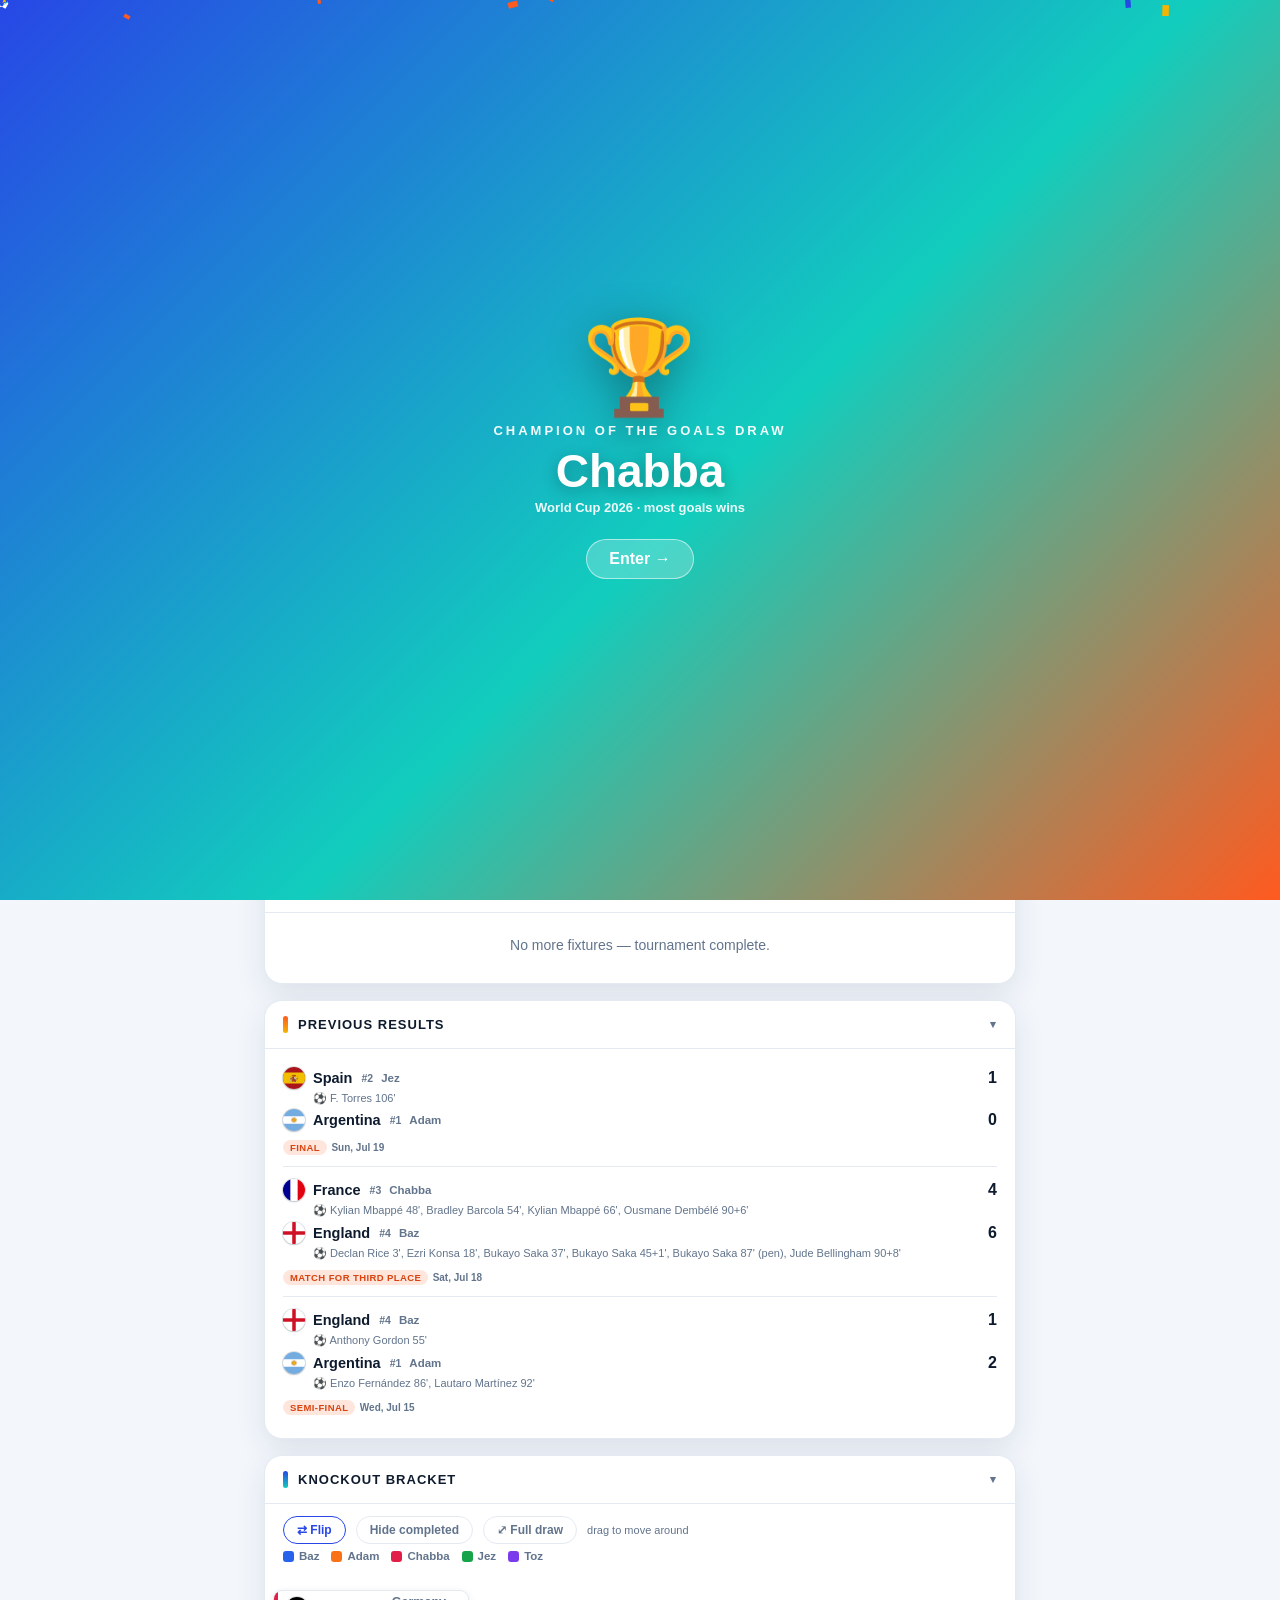
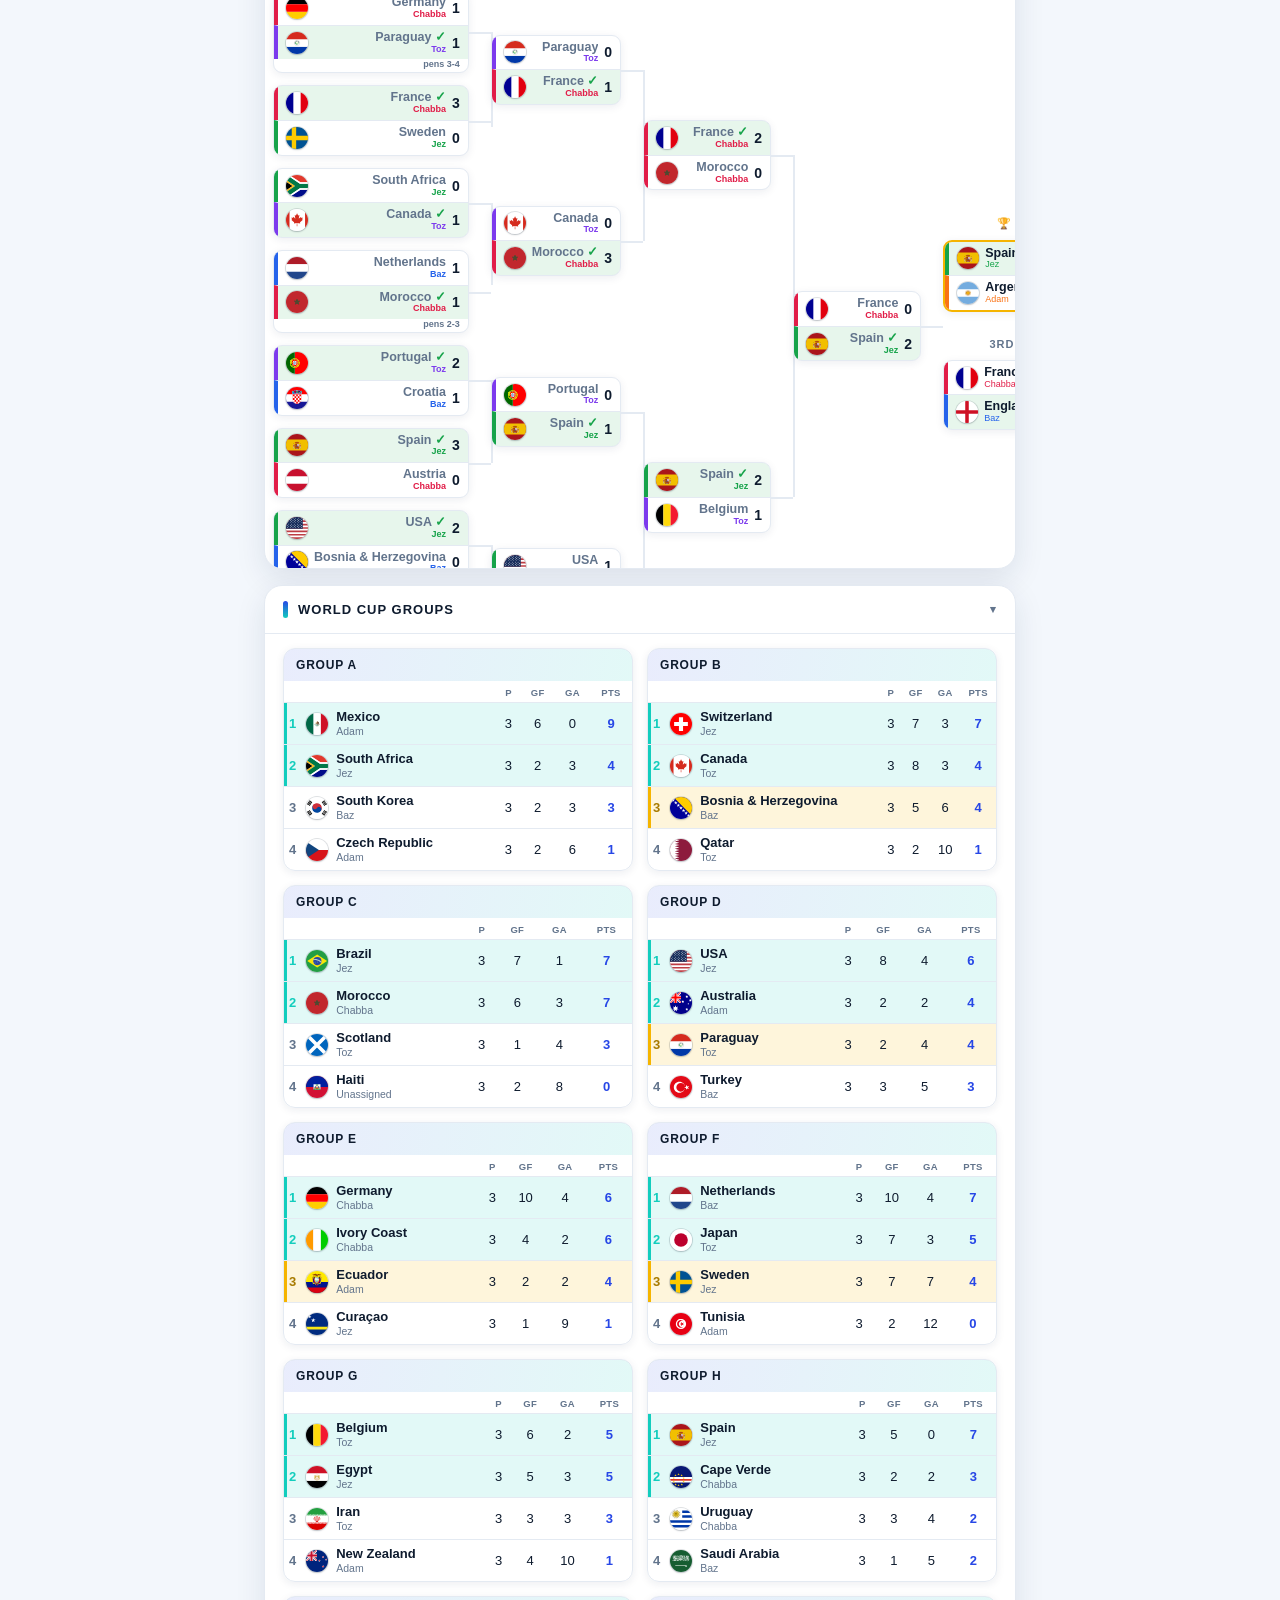
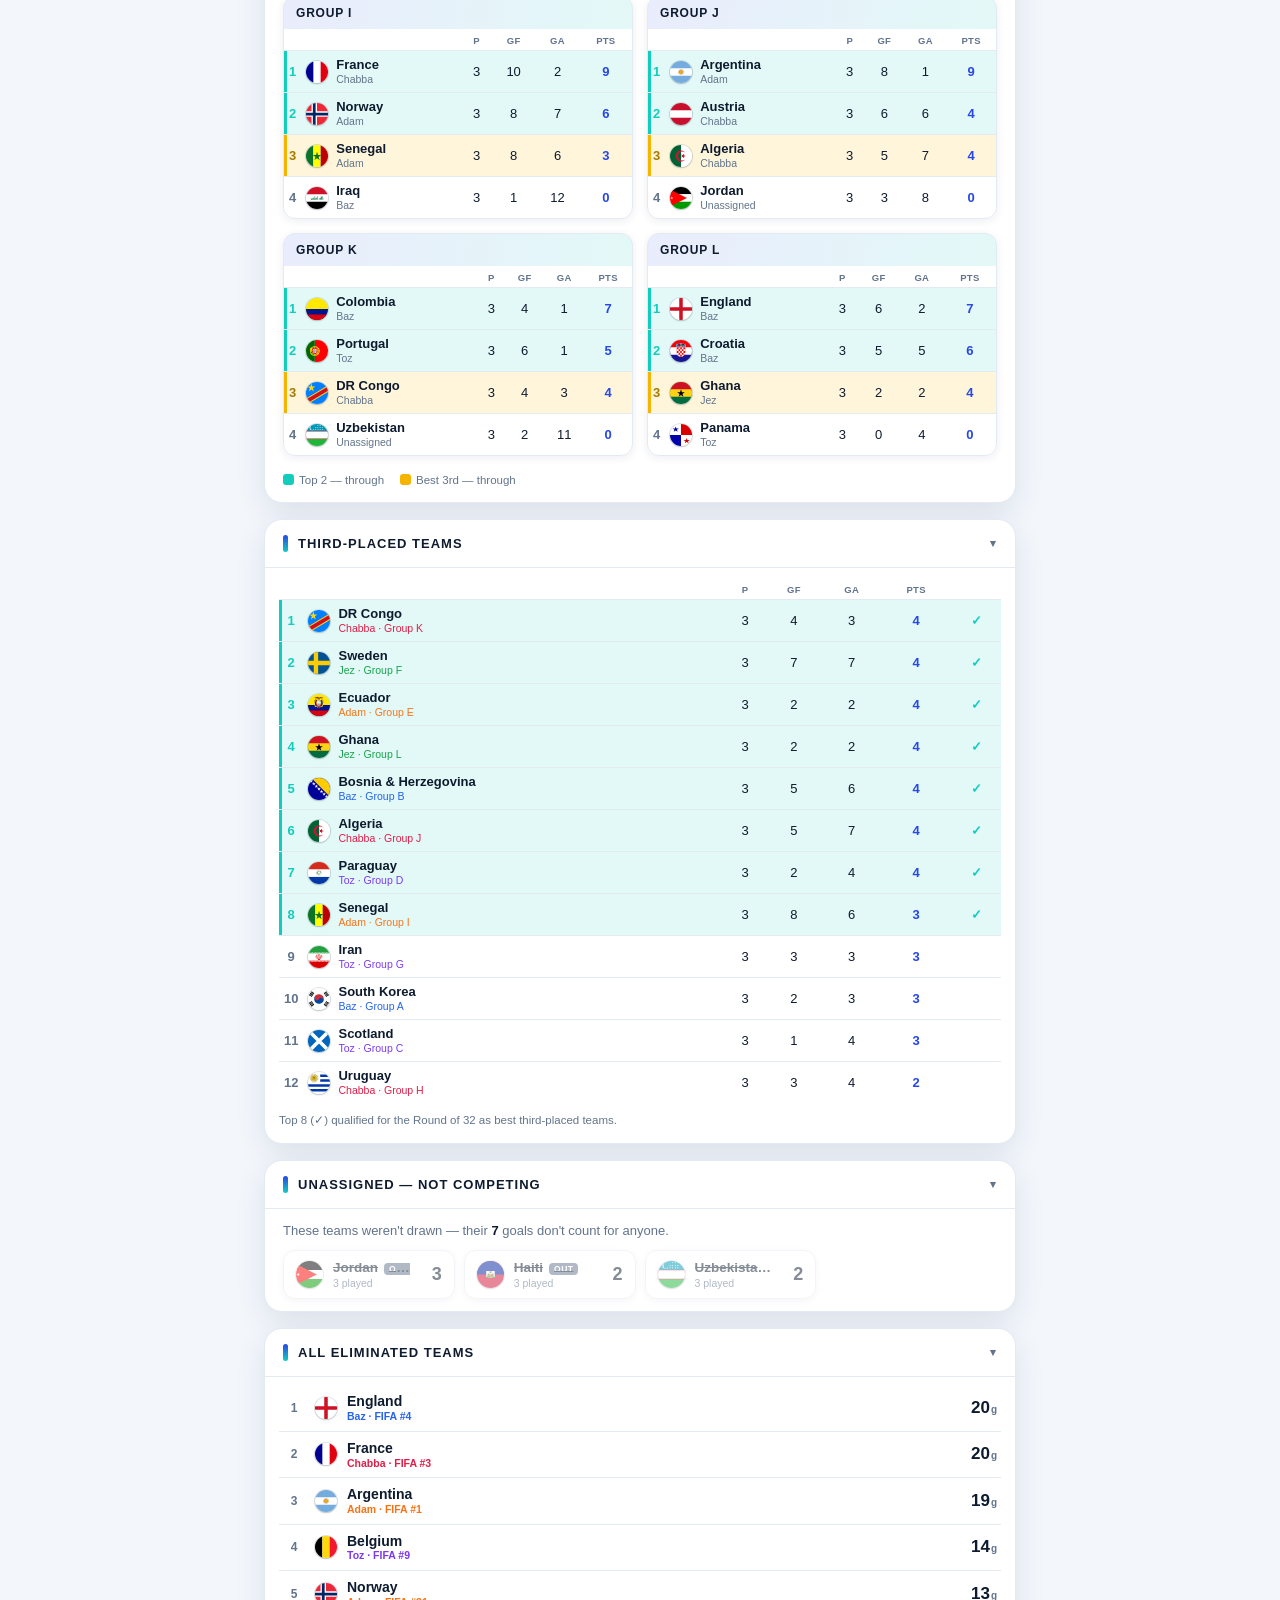
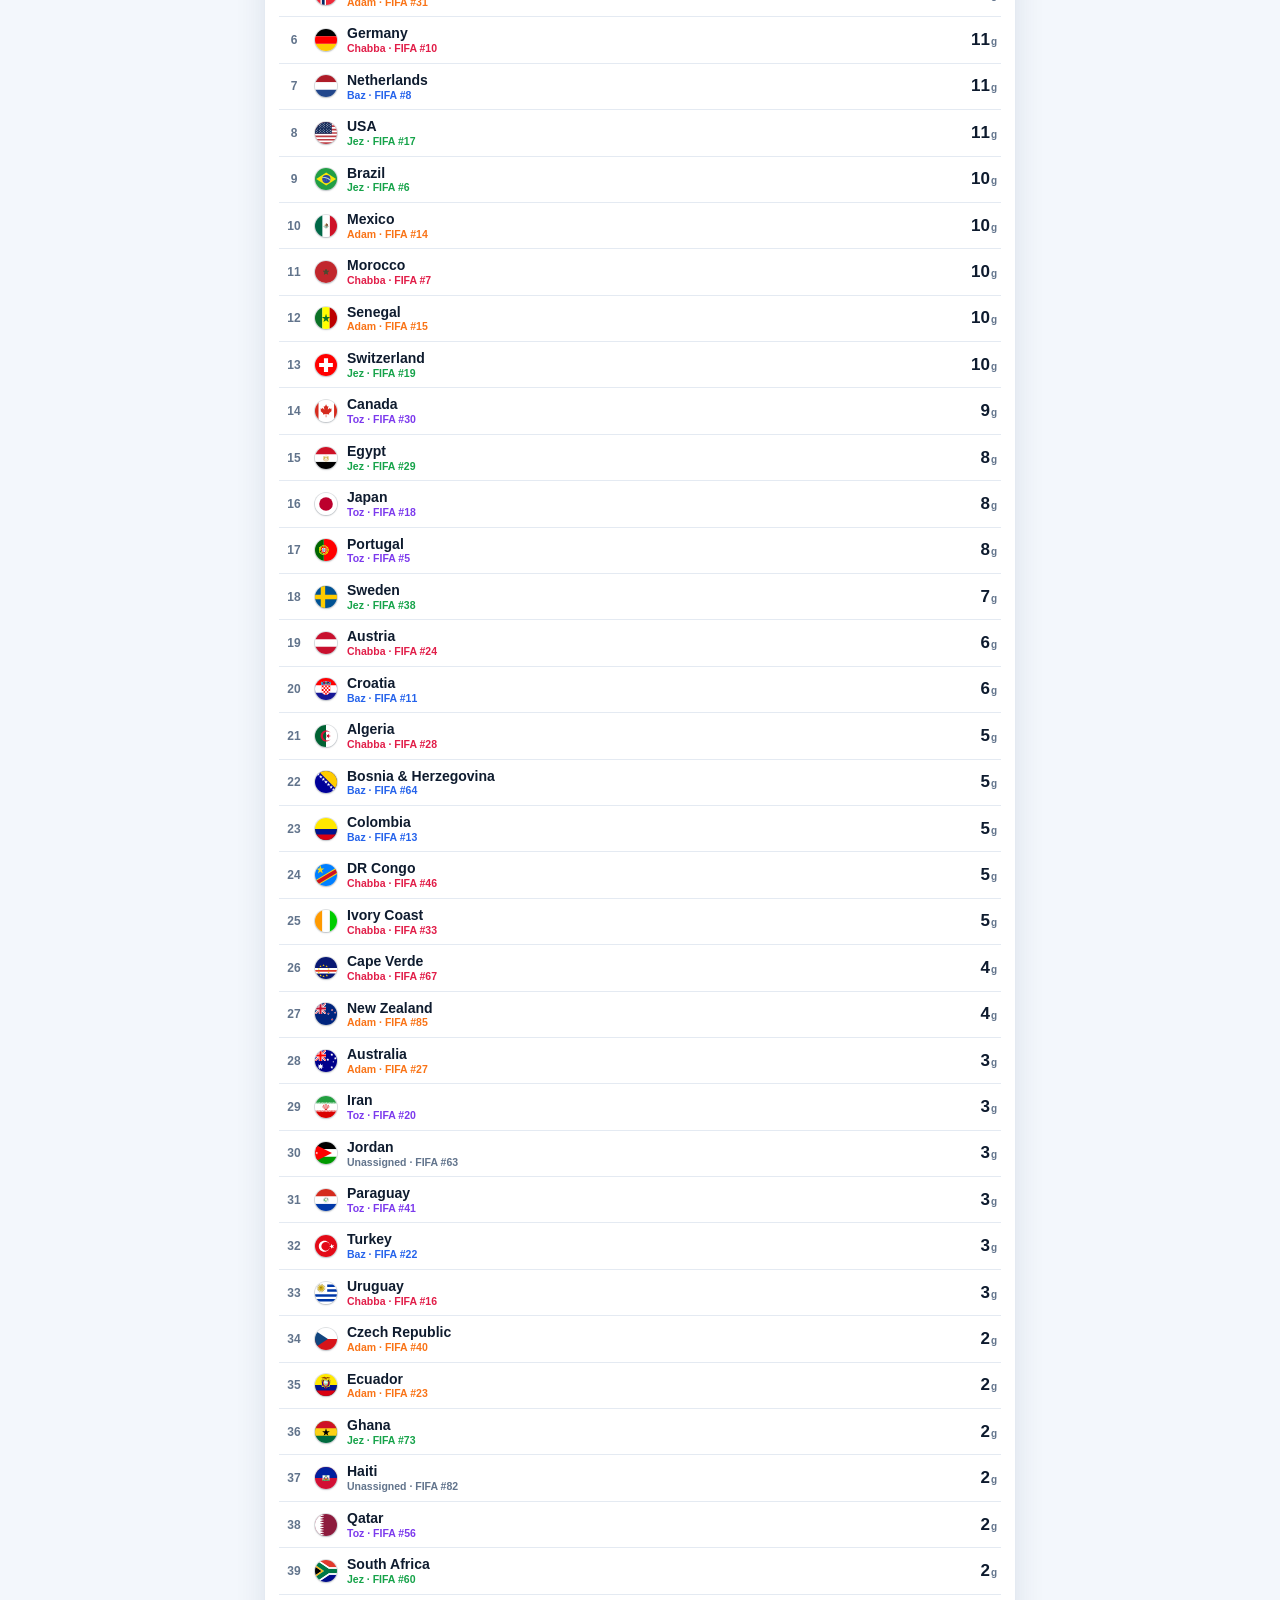
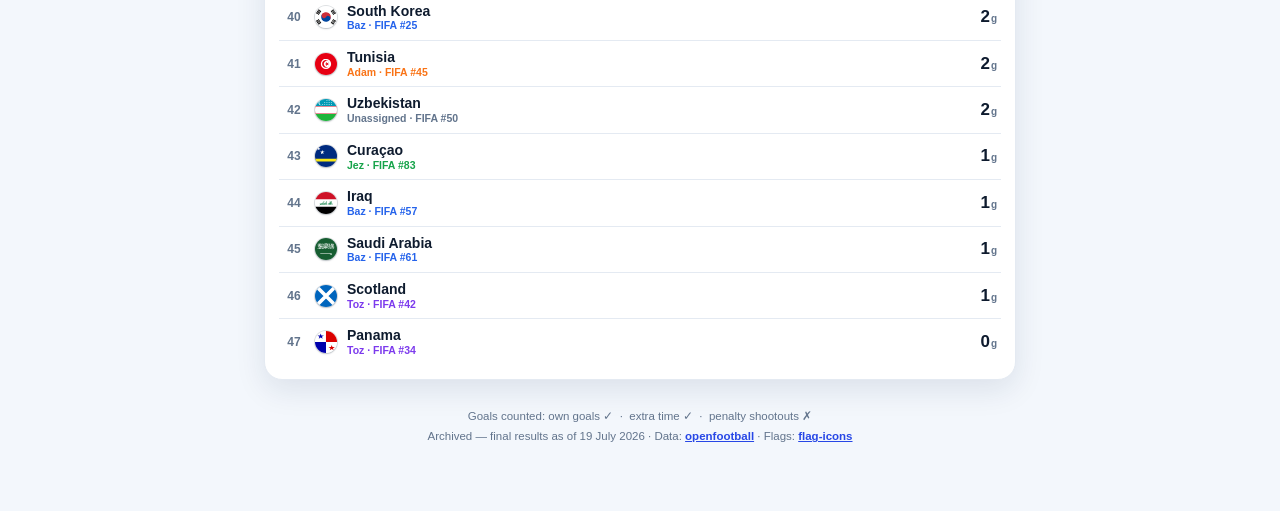
<file: worldcup-2026/index.html>
<!DOCTYPE html>
<html lang="en">
<head>
<meta charset="utf-8" />
<meta name="viewport" content="width=device-width, initial-scale=1" />
<title>World Cup 2026 — Goals Draw</title>
<style>
  :root {
    /* FIFA World Cup 26 palette */
    --blue:   #2747e6;
    --teal:   #12cdbd;
    --orange: #ff5a1f;
    --gold:   #f5b400;
    --ink:    #0e1b2e;
    --muted:  #62748c;
    --line:   #e4eaf2;
    --card:   #ffffff;
    --shadow: 0 10px 30px rgba(20,40,80,.10);
    --shadow-sm: 0 2px 8px rgba(20,40,80,.08);
  }
  * { box-sizing: border-box; }
  body {
    margin: 0;
    font-family: -apple-system, BlinkMacSystemFont, "Segoe UI", Roboto, Helvetica, Arial, sans-serif;
    color: var(--ink);
    background:
      radial-gradient(900px 500px at 8% 0%, rgba(39,71,230,.14), transparent 60%),
      radial-gradient(900px 600px at 95% 8%, rgba(255,90,31,.13), transparent 55%),
      radial-gradient(1000px 700px at 50% 100%, rgba(18,205,189,.16), transparent 60%),
      #f3f7fc;
    background-attachment: fixed;
    -webkit-font-smoothing: antialiased;
  }
  .wrap { max-width: 780px; margin: 0 auto; padding: 18px 14px 64px; }

  /* hero banner */
  .hero {
    border-radius: 20px; padding: 26px 20px; text-align: center; color: #fff;
    background: linear-gradient(102deg, var(--blue) 0%, var(--teal) 52%, var(--orange) 100%);
    box-shadow: var(--shadow); position: relative; overflow: hidden;
  }
  .hero::after {
    content: ""; position: absolute; inset: 0;
    background: radial-gradient(420px 200px at 50% -40%, rgba(255,255,255,.45), transparent 70%);
    pointer-events: none;
  }
  .hero .kick { font-size: 34px; line-height: 1; filter: drop-shadow(0 3px 6px rgba(0,0,0,.25)); }
  .hero h1 { margin: 8px 0 2px; font-size: 27px; font-weight: 900; letter-spacing: .4px; text-shadow: 0 2px 10px rgba(0,0,0,.18); }
  .hero .sub { font-size: 13.5px; opacity: .95; font-weight: 600; }
  .hero .tag {
    display: inline-block; margin-top: 12px; font-size: 11px; font-weight: 800; letter-spacing: 1.4px;
    text-transform: uppercase; background: rgba(255,255,255,.22); padding: 5px 12px; border-radius: 999px;
    border: 1px solid rgba(255,255,255,.4);
  }

  .status { display: flex; gap: 9px; justify-content: center; flex-wrap: wrap; margin: 16px 0 18px; }
  .pill {
    background: var(--card); border: 1px solid var(--line); padding: 6px 13px; border-radius: 999px;
    font-size: 12.5px; color: var(--muted); box-shadow: var(--shadow-sm);
  }
  .pill b { color: var(--ink); font-weight: 800; }
  .pill.live { color: #0a9e92; border-color: rgba(18,205,189,.55); font-weight: 700; }

  /* section tabs */
  .tabs { position: sticky; top: 0; z-index: 30; display: flex; gap: 6px; overflow-x: auto; padding: 8px 2px; margin: 0 0 14px;
    background: rgba(243,247,252,.92); backdrop-filter: blur(6px); -webkit-overflow-scrolling: touch; }
  .tab { flex: 0 0 auto; border: 1px solid var(--line); background: var(--card); border-radius: 999px; padding: 7px 13px;
    font: inherit; font-size: 12.5px; font-weight: 700; color: var(--ink); cursor: pointer; white-space: nowrap; }
  .tab:hover { border-color: var(--blue); color: var(--blue); }
  .card { scroll-margin-top: 56px; }

  .card { background: var(--card); border: 1px solid var(--line); border-radius: 18px; box-shadow: var(--shadow); overflow: hidden; }
  .card + .card { margin-top: 16px; }
  .card h2 {
    margin: 0; padding: 15px 18px; font-size: 13px; letter-spacing: 1px; text-transform: uppercase;
    font-weight: 800; color: var(--ink); border-bottom: 1px solid var(--line);
    display: flex; align-items: center; gap: 10px;
  }
  .card h2::before { content: ""; width: 5px; height: 17px; border-radius: 3px; background: linear-gradient(var(--blue), var(--teal)); }
  .card.fxcard h2::before { background: linear-gradient(var(--orange), var(--gold)); }

  /* flags */
  .flag {
    width: 22px; height: 22px; border-radius: 50%; object-fit: cover; background: #eef2f7;
    box-shadow: 0 0 0 1px rgba(14,27,46,.12), 0 1px 2px rgba(14,27,46,.18); flex: 0 0 auto;
  }
  .flag.lg { width: 27px; height: 27px; }
  .flag.ph { background: repeating-linear-gradient(45deg,#e4eaf2,#e4eaf2 4px,#eef2f7 4px,#eef2f7 8px); }

  /* league table */
  .row {
    display: grid; grid-template-columns: 38px 1fr auto auto; align-items: center; gap: 12px;
    padding: 14px 18px; border-bottom: 1px solid var(--line); cursor: pointer; transition: background .12s;
    width: 100%; background: none; border-left: 0; border-right: 0; border-top: 0; text-align: left; font: inherit; color: inherit;
  }
  .row:last-of-type { border-bottom: 0; }
  .row:hover { background: #f7faff; }
  .rankb {
    width: 30px; height: 30px; border-radius: 50%; display: flex; align-items: center; justify-content: center;
    font-weight: 900; font-size: 14px; color: #fff; box-shadow: var(--shadow-sm);
    background: linear-gradient(135deg, var(--blue), var(--teal));
  }
  .rankb.r1 { background: linear-gradient(135deg, #ffd34d, var(--gold)); color: #5a3d00; }
  .rankb.r2 { background: linear-gradient(135deg, #d7e0ea, #9fb0c4); color: #2c3a4d; }
  .rankb.r3 { background: linear-gradient(135deg, #ffb06b, #e07a3f); }
  .pname { font-weight: 800; font-size: 18px; display: flex; align-items: center; gap: 9px; }
  .pcell { display: flex; flex-direction: column; }
  .substat { font-size: 10.5px; font-weight: 700; color: #0a9e92; margin: 2px 0 0 21px; line-height: 1.5; }
  .substat b { font-weight: 900; }

  /* info button + glossary */
  .info-btn { margin-left: auto; width: 20px; height: 20px; border-radius: 50%; border: 1.5px solid var(--muted);
    background: none; color: var(--muted); font-size: 11px; font-weight: 800; font-style: italic; cursor: pointer;
    line-height: 1; display: inline-flex; align-items: center; justify-content: center; flex: 0 0 auto; }
  .info-btn:hover { border-color: var(--blue); color: var(--blue); }
  #table-h .h2chev { margin-left: 8px; }
  .glossary { margin: 4px 0; }
  .glossary dt { font-weight: 800; color: var(--ink); font-size: 13px; margin-top: 12px; }
  .glossary dt:first-child { margin-top: 0; }
  .glossary dd { margin: 2px 0 0; font-size: 12.5px; color: var(--muted); line-height: 1.5; }

  /* winner splash */
  #splash { position: fixed; inset: 0; z-index: 100; display: flex; align-items: center; justify-content: center;
    background: linear-gradient(135deg, var(--blue) 0%, var(--teal) 55%, var(--orange) 100%); transition: opacity .6s ease; }
  #splash[hidden] { display: none; }
  #splash.hide { opacity: 0; }
  #confetti { position: absolute; inset: 0; width: 100%; height: 100%; pointer-events: none; }
  .splash-inner { position: relative; z-index: 1; text-align: center; color: #fff; padding: 24px; }
  .splash-trophy { font-size: 92px; line-height: 1; filter: drop-shadow(0 10px 22px rgba(0,0,0,.35));
    animation: trophyPop .9s cubic-bezier(.2,1.3,.4,1) both, trophyFloat 3s ease-in-out 1s infinite; }
  .splash-congrats { margin-top: 10px; font-size: 13px; letter-spacing: 3px; font-weight: 800; opacity: .95; }
  .splash-winner { font-size: 46px; font-weight: 900; margin: 6px 0 2px; text-shadow: 0 4px 16px rgba(0,0,0,.3); }
  .splash-sub { font-size: 13px; opacity: .92; font-weight: 600; }
  .splash-skip { margin-top: 24px; background: rgba(255,255,255,.22); border: 1px solid rgba(255,255,255,.55); color: #fff;
    font: inherit; font-weight: 800; padding: 10px 22px; border-radius: 999px; cursor: pointer; }
  .splash-skip:hover { background: rgba(255,255,255,.32); }
  @keyframes trophyPop { 0% { transform: scale(0) rotate(-25deg); } 70% { transform: scale(1.2) rotate(8deg); } 100% { transform: scale(1) rotate(0); } }
  @keyframes trophyFloat { 0%,100% { transform: translateY(0); } 50% { transform: translateY(-12px); } }
  .chev { color: var(--muted); transition: transform .18s; font-size: 11px; }
  .row[aria-expanded="true"] .chev { transform: rotate(90deg); }
  .row[aria-expanded="true"] { background: #f7faff; }
  .goals { font-weight: 900; font-size: 22px; font-variant-numeric: tabular-nums; color: var(--blue); }
  .goals small { font-size: 10px; color: var(--muted); font-weight: 700; display: block; text-align: right; text-transform: uppercase; letter-spacing: .5px; }
  .left { font-size: 12px; color: var(--muted); text-align: right; min-width: 62px; font-weight: 600; }
  .left b { color: var(--orange); font-size: 16px; font-weight: 900; }
  .left.share-good b { color: #16a34a; }
  .left.share-low b { color: #dc2626; }
  /* eliminated player */
  .row.out { background: rgba(220,38,38,.09); }
  .row.out:hover, .row.out[aria-expanded="true"] { background: rgba(220,38,38,.14); }
  .pname-out { color: var(--muted); text-decoration: line-through; text-decoration-thickness: 2px; }
  .elim-tag { font-family: "Impact", "Haettenschweiler", "Franklin Gothic Bold", "Arial Black", sans-serif;
    color: #dc2626; font-size: 15px; letter-spacing: 1.5px; text-transform: uppercase; transform: skewX(-7deg);
    margin: 3px 0 0 21px; text-shadow: 1.5px 1.5px 0 rgba(220,38,38,.25); }
  /* champion (permanent, once the tournament is over) */
  .row.champ { background: linear-gradient(90deg, rgba(245,180,0,.18), rgba(245,180,0,.04)); }
  .row.champ:hover, .row.champ[aria-expanded="true"] { background: linear-gradient(90deg, rgba(245,180,0,.26), rgba(245,180,0,.07)); }
  .row.champ .rankb { background: linear-gradient(135deg, var(--gold), #e69a00); color: #3a2a00; box-shadow: 0 2px 8px rgba(245,180,0,.45); }
  .champ-tag { font-family: "Impact", "Haettenschweiler", "Franklin Gothic Bold", "Arial Black", sans-serif;
    color: #a67c00; font-size: 15px; letter-spacing: 1.5px; text-transform: uppercase; transform: skewX(-7deg);
    margin: 3px 0 0 21px; text-shadow: 1.5px 1.5px 0 rgba(245,180,0,.35); }
  .share-note { font-size: 11px; color: var(--muted); padding: 12px 18px 14px; border-top: 1px solid var(--line); line-height: 1.6; }
  .share-note b { color: var(--ink); }
  .sdot { display: inline-block; width: 9px; height: 9px; border-radius: 50%; margin-right: 3px; }
  .sdot.good { background: #16a34a; }
  .sdot.low { background: #dc2626; }

  .detail { display: none; padding: 6px 14px 16px; background: #f5f8fd; border-bottom: 1px solid var(--line); }
  .detail.open { display: block; }
  .teamgrid { display: grid; grid-template-columns: repeat(auto-fill, minmax(165px, 1fr)); gap: 9px; }
  .team {
    display: flex; align-items: center; gap: 10px;
    background: var(--card); border: 1px solid var(--line); border-radius: 12px; padding: 9px 12px; box-shadow: var(--shadow-sm);
  }
  .team .tinfo { flex: 1; min-width: 0; }
  .team .tn { font-size: 13.5px; font-weight: 700; line-height: 1.2; white-space: nowrap; overflow: hidden; text-overflow: ellipsis; }
  .team .meta { font-size: 10.5px; color: var(--muted); margin-top: 1px; }
  .team .tg { margin-left: auto; flex: 0 0 auto; min-width: 22px; text-align: right; font-weight: 900; font-size: 18px; font-variant-numeric: tabular-nums; color: var(--ink); }
  .team.out { opacity: .5; }
  .team.out .tn { text-decoration: line-through; }
  .badge-out { font-size: 8.5px; letter-spacing: .5px; background: var(--muted); color: #fff; border-radius: 4px; padding: 1px 5px; margin-left: 6px; vertical-align: middle; font-weight: 800; }

  /* fixtures */
  .fx { padding: 6px 18px 12px; }
  .fixrow { display: grid; grid-template-columns: 64px 1fr auto; align-items: center; gap: 12px; padding: 12px 0; border-bottom: 1px solid var(--line); }
  .fixrow:last-child { border-bottom: 0; }
  .fxtime { font-size: 12.5px; color: var(--ink); font-weight: 700; line-height: 1.5; }
  .stage { display: inline-block; font-size: 9.5px; font-weight: 800; letter-spacing: .4px; text-transform: uppercase;
           padding: 2px 7px; border-radius: 999px; background: rgba(18,205,189,.16); color: #0a8c80; margin-top: 3px; }
  .stage.ko { background: rgba(255,90,31,.15); color: #d8430f; }
  .teams2 .tl { display: flex; align-items: center; gap: 8px; padding: 2px 0; font-size: 14.5px; font-weight: 600; }
  .teams2 .own { color: var(--muted); font-size: 11.5px; font-weight: 600; }
  .trank { font-size: 10.5px; color: var(--muted); font-weight: 700; margin-left: 1px; }
  .score { font-weight: 900; font-size: 18px; font-variant-numeric: tabular-nums; text-align: right; white-space: nowrap; color: var(--ink); }
  .score.vs { color: var(--muted); font-weight: 700; font-size: 13px; }
  .score .pens { display: block; font-size: 10px; color: var(--muted); font-weight: 700; }
  .empty { color: var(--muted); padding: 18px; font-size: 14px; text-align: center; }

  /* yesterday's results */
  .ydayrow { padding: 11px 0; border-bottom: 1px solid var(--line); }
  .ydayrow:last-child { border-bottom: 0; }
  .ydt { display: flex; align-items: center; gap: 8px; font-size: 14.5px; padding: 1px 0; }
  .ydt .ydn { font-weight: 700; }
  .ydt .own { color: var(--muted); font-size: 11.5px; font-weight: 600; }
  .ydsc { margin-left: auto; font-weight: 900; font-size: 16px; font-variant-numeric: tabular-nums; }
  .scorers { font-size: 11px; color: var(--muted); margin: 1px 0 2px 30px; line-height: 1.45; }
  .ydstage { margin-top: 5px; }

  footer { color: var(--muted); font-size: 11.5px; text-align: center; margin-top: 26px; line-height: 1.8; }
  footer a { color: var(--blue); font-weight: 600; }
  .err { background: #fff2f2; border: 1px solid #ffc9c9; color: #b42318; padding: 14px; border-radius: 12px; margin: 14px; }

  /* World Cup group tables */
  .grpgrid { display: grid; grid-template-columns: repeat(auto-fill, minmax(310px, 1fr)); gap: 14px; padding: 14px 18px 18px; }
  .grp { border: 1px solid var(--line); border-radius: 12px; overflow: hidden; box-shadow: var(--shadow-sm); }
  .grp-h { font-size: 12px; font-weight: 800; text-transform: uppercase; letter-spacing: .8px; padding: 9px 12px;
           background: linear-gradient(100deg, rgba(39,71,230,.10), rgba(18,205,189,.12)); color: var(--ink); }
  .grp-tbl { width: 100%; border-collapse: collapse; font-size: 13px; }
  .grp-tbl th { font-size: 9.5px; text-transform: uppercase; letter-spacing: .3px; color: var(--muted); font-weight: 700; padding: 6px 5px 4px; text-align: center; }
  .grp-tbl td { padding: 7px 5px; text-align: center; border-top: 1px solid var(--line); font-variant-numeric: tabular-nums; }
  .grp-tbl td.pos { color: var(--muted); font-weight: 800; width: 16px; }
  .grp-tbl td.pts { font-weight: 800; color: var(--blue); }
  .grp-tbl td.gtcell { text-align: left; }
  .gtrow { display: flex; align-items: center; gap: 8px; }
  .gtnames { display: flex; flex-direction: column; align-items: flex-start; line-height: 1.15; min-width: 0; }
  .gtn { font-weight: 700; text-align: left; }
  .gto { font-size: 10.5px; color: var(--muted); text-align: left; }
  /* qualification highlight (as it stands) */
  .grp-tbl tr.thru td { background: rgba(18,205,189,.12); }
  .grp-tbl tr.thru td.pos { box-shadow: inset 3px 0 0 var(--teal); color: var(--teal); }
  .grp-tbl tr.thru3 td { background: rgba(245,180,0,.14); }
  .grp-tbl tr.thru3 td.pos { box-shadow: inset 3px 0 0 var(--gold); color: #a87b00; }
  .grp-legend { display: flex; flex-wrap: wrap; gap: 16px; align-items: center; padding: 0 18px 16px; font-size: 11.5px; color: var(--muted); }
  .grp-legend .sw { display: inline-block; width: 11px; height: 11px; border-radius: 3px; margin-right: 5px; vertical-align: -1px; }
  .grp-legend .sw-t { background: var(--teal); }
  .grp-legend .sw-3 { background: var(--gold); }

  /* collapsible section header */
  .card h2.collapsible { cursor: pointer; user-select: none; }
  .h2chev { margin-left: auto; color: var(--muted); font-size: 11px; transition: transform .18s; }
  .collapsed .h2chev { transform: rotate(-90deg); }

  /* knockout bracket */
  .bracket { display: flex; gap: 10px; overflow-x: auto; padding: 14px 18px 6px; }
  .bround { display: flex; flex-direction: column; justify-content: space-around; gap: 8px; min-width: 158px; flex: 0 0 auto; }
  .bround-h { font-size: 10px; font-weight: 800; text-transform: uppercase; letter-spacing: .6px; color: var(--muted); text-align: center; }
  .bmatch { border: 1px solid var(--line); border-radius: 9px; overflow: hidden; box-shadow: var(--shadow-sm); background: var(--card); }
  .bside { display: flex; align-items: center; gap: 6px; padding: 5px 8px; min-height: 30px; }
  .bside + .bside { border-top: 1px solid var(--line); }
  .bside .bnames { display: flex; flex-direction: column; line-height: 1.1; min-width: 0; flex: 1; }
  .bside .bn { font-size: 12.5px; font-weight: 700; white-space: nowrap; overflow: hidden; text-overflow: ellipsis; }
  .bside .bo { font-size: 9px; color: var(--muted); }
  .bside.tbd { color: var(--muted); }
  .bside.tbd .bn { font-weight: 600; font-size: 11.5px; }
  .bside.win { background: rgba(22,163,74,.10); }
  .bside.win .bn { font-weight: 900; }
  .bside.win .bn::after { content: " ✓"; color: #16a34a; }
  .bsc { font-weight: 800; font-variant-numeric: tabular-nums; font-size: 14px; color: var(--ink); }
  .bpens { font-size: 9px; color: var(--muted); text-align: right; padding: 0 8px 3px; }
  .ko-note { font-size: 11.5px; color: var(--muted); padding: 2px 18px 16px; }
  .bracket-legend { display: flex; flex-wrap: wrap; gap: 12px; padding: 2px 18px 12px; font-size: 11.5px; color: var(--muted); }
  .lg-item { display: inline-flex; align-items: center; gap: 5px; font-weight: 700; }
  .lg-sw { width: 11px; height: 11px; border-radius: 3px; display: inline-block; }
  .ko-open { margin: 2px 18px 14px; text-align: center; font-size: 12px; font-weight: 800; color: var(--blue);
    border: 1px solid rgba(39,71,230,.3); border-radius: 999px; padding: 9px; cursor: pointer; }
  .ko-open:hover { background: rgba(39,71,230,.06); }
  #bracket-inline { cursor: pointer; }
  .modal-wide .modal-card { max-width: 96vw; width: 96vw; max-height: 92vh; border-radius: 18px 18px 0 0; }
  @media (min-width: 560px) { .modal-wide .modal-card { border-radius: 18px; } }
  .bracket-legend-slot { padding: 10px 18px 0; }
  .bracket-legend-slot .bracket-legend { padding: 0; }
  .bracket-body { padding: 10px 14px 16px; }
  .bracket-full .bround { min-width: 172px; }

  /* 2-sided full draw with connector lines */
  .draw { display: flex; align-items: stretch; width: max-content; margin: 0 auto; padding: 6px 0; }
  .draw .half { display: flex; }
  .draw .rnd { display: flex; flex-direction: column; min-width: 150px; flex: 0 0 auto; }
  .draw .rnd .tie { flex: 1 0 0; display: flex; flex-direction: column; justify-content: center; position: relative; }
  .draw .bmatch { margin: 6px 0; }
  .draw .final-col { justify-content: center; min-width: 164px; }
  .draw .final-col .tie { flex: 0 0 auto; }
  .draw .final-cap, .draw .third-cap { text-align: center; font-size: 11px; font-weight: 800; text-transform: uppercase; letter-spacing: 1px; color: var(--muted); margin-bottom: 4px; }
  .draw .third-cap { margin-top: 20px; }
  .draw .tie-final .bmatch { border: 2px solid var(--gold); }
  /* connectors */
  .draw .half.left .rnd { padding-right: 22px; }
  .draw .half.right .rnd { padding-left: 22px; }
  .draw .half.left .rnd .tie::after, .draw .half.right .rnd .tie::after {
    content: ""; position: absolute; top: 50%; width: 22px; height: 2px; background: var(--line);
  }
  .draw .half.left .rnd .tie::after { left: 100%; }
  .draw .half.right .rnd .tie::after { right: 100%; }
  .draw .half.left .rnd:not(.sf) .tie:nth-child(odd)::before, .draw .half.right .rnd:not(.sf) .tie:nth-child(odd)::before {
    content: ""; position: absolute; top: 50%; width: 2px; height: 100%; background: var(--line);
  }
  .draw .half.left .rnd:not(.sf) .tie:nth-child(odd)::before { left: calc(100% + 22px); }
  .draw .half.right .rnd:not(.sf) .tie:nth-child(odd)::before { right: calc(100% + 22px); }

  /* third-placed teams table */
  .tp-wrap { padding: 10px 14px 16px; }
  .tp-tbl { width: 100%; }
  .tp-tbl tr.tp-q td { background: rgba(18,205,189,.12); }
  .tp-tbl tr.tp-q td.pos { box-shadow: inset 3px 0 0 var(--teal); color: var(--teal); }
  .tp-mark { color: var(--teal); font-weight: 900; }
  .tp-note { font-size: 11.5px; color: var(--muted); margin-top: 10px; }
  .yddate { font-size: 10px; color: var(--muted); font-weight: 600; }

  /* all eliminated teams */
  .elim-wrap { padding: 8px 14px 14px; }
  .elim-row { display: flex; align-items: center; gap: 10px; padding: 8px 4px; border-bottom: 1px solid var(--line); }
  .elim-row:last-child { border-bottom: 0; }
  .elim-pos { width: 22px; text-align: center; font-weight: 800; color: var(--muted); font-size: 12px; flex: 0 0 auto; }
  .elim-names { display: flex; flex-direction: column; line-height: 1.2; min-width: 0; flex: 1; }
  .elim-tn { font-weight: 700; font-size: 14px; }
  .elim-own { font-size: 10.5px; color: var(--muted); font-weight: 600; }
  .elim-g { font-weight: 900; font-size: 17px; font-variant-numeric: tabular-nums; color: var(--ink); flex: 0 0 auto; }
  .elim-g small { font-size: 10px; color: var(--muted); font-weight: 700; margin-left: 1px; }

  /* clickable results counter + modal */
  .pill-btn { font: inherit; cursor: pointer; border: 1px solid rgba(39,71,230,.35); color: var(--muted);
              display: inline-flex; align-items: center; gap: 6px; transition: transform .12s, box-shadow .12s; }
  .pill-btn:hover { transform: translateY(-1px); box-shadow: 0 4px 12px rgba(20,40,80,.16); }
  .pill-caret { color: var(--blue); font-weight: 900; }

  .modal { position: fixed; inset: 0; z-index: 50; display: flex; align-items: flex-end; justify-content: center; }
  .modal[hidden] { display: none; }
  .modal-backdrop { position: absolute; inset: 0; background: rgba(10,20,40,.55); }
  .modal-card { position: relative; background: var(--card); width: 100%; max-width: 560px; max-height: 86vh;
                display: flex; flex-direction: column; border-radius: 18px 18px 0 0; box-shadow: var(--shadow); }
  .modal-head { display: flex; align-items: center; justify-content: space-between; padding: 15px 18px;
                border-bottom: 1px solid var(--line); font-size: 13px; font-weight: 800; text-transform: uppercase; letter-spacing: 1px; }
  .modal-head .ttl { display: flex; align-items: center; gap: 10px; }
  .modal-head .ttl::before { content: ""; width: 5px; height: 17px; border-radius: 3px; background: linear-gradient(var(--orange), var(--gold)); }
  .modal-close { border: none; background: #f0f4fa; width: 30px; height: 30px; border-radius: 50%; cursor: pointer; font-size: 13px; color: var(--muted); }
  .modal-close:hover { background: #e4eaf2; color: var(--ink); }
  .head-actions { display: flex; align-items: center; gap: 10px; }
  .flip-btn { border: 1px solid var(--blue); background: none; color: var(--blue); font: inherit; font-weight: 800; font-size: 12px; padding: 6px 13px; border-radius: 999px; cursor: pointer; white-space: nowrap; }
  .flip-btn:hover { background: rgba(39,71,230,.07); }
  .flip-btn.ghost { border-color: var(--line); color: var(--muted); }
  .flip-btn.ghost:hover { background: #f3f7fc; }
  .ko-toolbar { display: flex; align-items: center; gap: 10px; padding: 12px 18px 4px; flex-wrap: wrap; }
  .ko-hint { font-size: 11px; color: var(--muted); }
  .draw-scroll { overflow: auto; max-height: 66vh; cursor: grab; padding: 4px 8px 8px; -webkit-overflow-scrolling: touch; }
  .draw-scroll.grabbing, .bracket-body.grabbing { cursor: grabbing; }
  .draw-scroll .draw { margin: 0; }
  .bracket-body { cursor: grab; }
  .modal-body { overflow: auto; padding: 2px 18px 16px; }
  .resday { font-size: 11px; font-weight: 800; text-transform: uppercase; letter-spacing: .6px; color: var(--muted);
            padding: 14px 0 6px; position: sticky; top: 0; background: var(--card); }
  .resrow { display: grid; grid-template-columns: 1fr auto; gap: 12px; align-items: center; padding: 11px 0; border-bottom: 1px solid var(--line); }
  .resrow:last-child { border-bottom: 0; }
  .resrow .rt { display: flex; align-items: center; gap: 8px; font-size: 14.5px; font-weight: 600; padding: 2px 0; }
  .resscore { text-align: right; }

  @media (min-width: 560px) { .modal { align-items: center; } .modal-card { border-radius: 18px; } }
  @media (max-width: 460px) {
    .hero h1 { font-size: 23px; }
    .goals { font-size: 19px; }
    .pname { font-size: 16px; }
    .teamgrid { grid-template-columns: 1fr; }
  }
  .archive-strip { background: #1a1f2b; color: #fff; text-align: center; font-size: 13px; font-weight: 600;
                   padding: 10px 14px; letter-spacing: .2px; }
  .archive-strip a { color: #8ab4ff; font-weight: 800; text-decoration: none; }
  .archive-strip a:hover { text-decoration: underline; }
</style>
</head>
<body>
<div class="archive-strip">📦 Archived — World Cup 2026 final standings. The new season lives here: <a href="../goal-draw/">Premier League Goal Draw 2026/27 →</a></div>
<div class="wrap">
  <header class="hero">
    <div class="kick">⚽🏆</div>
    <h1>World Cup 2026</h1>
    <div class="sub">Whoever's teams score the most goals wins</div>
    <div class="tag">Goals Draw</div>
  </header>

  <div class="status" id="status"></div>

  <nav id="tabs" class="tabs"></nav>

  <section class="card" id="table-card">
    <h2 class="collapsible" id="table-h">League table<button class="info-btn" id="info-btn" type="button" aria-label="What do these mean?">i</button><span class="h2chev">▾</span></h2>
    <div id="table"><div class="empty">Loading…</div></div>
  </section>

  <section class="card fxcard" id="today-card">
    <h2 class="collapsible" id="fx-h"><span id="fxtitle">Today's fixtures</span><span class="h2chev">▾</span></h2>
    <div class="fx" id="fixtures"><div class="empty">Loading…</div></div>
  </section>

  <section class="card fxcard" id="prev-card">
    <h2 class="collapsible" id="yday-h"><span id="ydaytitle">Yesterday's results</span><span class="h2chev">▾</span></h2>
    <div class="fx" id="yesterday"><div class="empty">Loading…</div></div>
  </section>

  <section class="card" id="groups-card">
    <h2 class="collapsible" id="groups-h">World Cup groups <span class="h2chev">▾</span></h2>
    <div id="groups"><div class="empty">Loading…</div></div>
  </section>

  <section class="card" id="ko-card">
    <h2 class="collapsible" id="ko-h">Knockout bracket<span class="h2chev">▾</span></h2>
    <div id="knockout"><div class="empty">Loading…</div></div>
  </section>

  <section class="card" id="unassigned-card" style="display:none">
    <h2 class="collapsible" id="un-h">Unassigned — not competing<span class="h2chev">▾</span></h2>
    <div id="unassigned"></div>
  </section>

  <section class="card" id="third-card" style="display:none">
    <h2 class="collapsible" id="third-h">Third-placed teams<span class="h2chev">▾</span></h2>
    <div id="thirdplace"></div>
  </section>

  <section class="card" id="elim-card" style="display:none">
    <h2 class="collapsible" id="elim-h">All eliminated teams<span class="h2chev">▾</span></h2>
    <div id="eliminated"></div>
  </section>

  <footer>
    <div>Goals counted: own goals ✓ &nbsp;·&nbsp; extra time ✓ &nbsp;·&nbsp; penalty shootouts ✗</div>
    <div>Archived — final results as of 19 July 2026 · Data: <a href="https://github.com/openfootball/worldcup.json" target="_blank" rel="noopener">openfootball</a> · Flags: <a href="https://github.com/lipis/flag-icons" target="_blank" rel="noopener">flag-icons</a></div>
  </footer>
</div>

<div class="modal" id="modal" hidden>
  <div class="modal-backdrop"></div>
  <div class="modal-card">
    <div class="modal-head">
      <span class="ttl">Latest results</span>
      <button class="modal-close" aria-label="Close">✕</button>
    </div>
    <div class="modal-body" id="results"></div>
  </div>
</div>

<div class="modal" id="infomodal" hidden>
  <div class="modal-backdrop"></div>
  <div class="modal-card">
    <div class="modal-head"><span class="ttl">What the numbers mean</span><button class="modal-close" aria-label="Close">✕</button></div>
    <div class="modal-body">
      <dl class="glossary">
        <dt>Avg Rank</dt><dd>Average FIFA world ranking of this player's teams that are still in (lower = stronger). After the tournament it reverts to the average of all their drawn teams.</dd>
        <dt>AGS — Advancing from Group Stage</dt><dd>How many of their teams are currently in a qualifying spot (top 2 of a group, or one of the 8 best third-placed teams), as it stands.</dd>
        <dt>GSMR — Group Stage Matches Remaining</dt><dd>Group games their teams still have to play, out of 27 (9 teams × 3 games each).</dd>
        <dt>R32 / R16 / QF / SF / Final</dt><dd>After the group stage, the matches their teams have left to play in the current knockout round.</dd>
        <dt>Teams left</dt><dd>How many of their teams are still in the tournament. In the knockouts it turns <span style="color:#16a34a;font-weight:800">green</span> if you hold more than your even share of the teams still in (total remaining ÷ players) and <span style="color:#dc2626;font-weight:800">red</span> if fewer.</dd>
        <dt>GD — Goal Difference</dt><dd>Goals scored minus goals conceded across all of a player's teams' matches. First tie-break when players finish level on goals.</dd>
        <dt>Tie-break rules</dt><dd>If players finish level on goals: 1) goal difference, 2) holding the World Cup winner, 3) furthest-advanced team (champion &gt; runner-up &gt; 3rd &gt; 4th &gt; QF &gt; …), 4) title shared. Agreed by group vote, 16 July 2026.</dd>
      </dl>
    </div>
  </div>
</div>

<div class="modal modal-wide" id="bracketmodal" hidden>
  <div class="modal-backdrop"></div>
  <div class="modal-card">
    <div class="modal-head"><span class="ttl">Full draw</span><span class="head-actions"><button class="flip-btn" id="draw-flip" type="button">⇄ Flip</button><button class="flip-btn ghost" id="draw-hide" type="button">Hide done</button><button class="modal-close" aria-label="Close">✕</button></span></div>
    <div class="bracket-legend-slot"></div>
    <div class="modal-body bracket-body"></div>
  </div>
</div>

<div id="splash" hidden>
  <canvas id="confetti"></canvas>
  <div class="splash-inner">
    <div class="splash-trophy">🏆</div>
    <div class="splash-congrats">CHAMPION OF THE GOALS DRAW</div>
    <div class="splash-winner" id="splash-winner">Winner</div>
    <div class="splash-sub">World Cup 2026 · most goals wins</div>
    <button class="splash-skip" type="button">Enter →</button>
  </div>
</div>

<script>
const bust = "?v=" + Date.now();
const opts = { cache: "no-store" };
let OWNER_COLOURS = {};
function ownerColour(o) { return (o && OWNER_COLOURS[o]) || null; }

function esc(s) { return String(s).replace(/[&<>"]/g, c => ({ "&": "&amp;", "<": "&lt;", ">": "&gt;", '"': "&quot;" }[c])); }

function flag(code, lg) {
  const cls = "flag" + (lg ? " lg" : "");
  if (!code) return `<span class="${cls} ph"></span>`;
  return `<img class="${cls}" src="./flags/${esc(code)}.svg" alt="" onerror="this.classList.add('ph');this.removeAttribute('src')">`;
}

function rankTag(r) { return r != null ? `<span class="trank">#${r}</span>` : ""; }

function timeAgo(iso) {
  const then = new Date(iso).getTime();
  if (isNaN(then)) return "";
  const mins = Math.round((Date.now() - then) / 60000);
  if (mins < 2) return "just now";
  if (mins < 60) return mins + " min ago";
  const hrs = Math.round(mins / 60);
  if (hrs < 24) return hrs + (hrs === 1 ? " hour ago" : " hours ago");
  const days = Math.round(hrs / 24);
  return days + (days === 1 ? " day ago" : " days ago");
}

function localDateStr(d) {
  return `${d.getFullYear()}-${String(d.getMonth() + 1).padStart(2, "0")}-${String(d.getDate()).padStart(2, "0")}`;
}

// true UTC instant of kickoff (handles each host city's offset, e.g. "20:00 UTC-6")
function kickoffTs(dateStr, timeStr) {
  const mt = (timeStr || "").match(/^(\d{1,2}):(\d{2})\s*UTC([+-]\d{1,2})/);
  const dm = (dateStr || "").match(/^(\d{4})-(\d{2})-(\d{2})$/);
  if (!mt || !dm) return NaN;
  return Date.UTC(+dm[1], +dm[2] - 1, +dm[3], parseInt(mt[1], 10) - parseInt(mt[3], 10), +mt[2]);
}
function localKickoff(dateStr, timeStr) {
  const ts = kickoffTs(dateStr, timeStr);
  return isNaN(ts) ? null : new Date(ts).toLocaleTimeString([], { hour: "2-digit", minute: "2-digit" });
}
function byKickoff(a, b) { return (kickoffTs(a.date, a.time) || 0) - (kickoffTs(b.date, b.time) || 0) || a.num - b.num; }

function fmtDate(dateStr) {
  const dm = dateStr.match(/^(\d{4})-(\d{2})-(\d{2})$/);
  if (!dm) return dateStr;
  return new Date(+dm[1], +dm[2] - 1, +dm[3]).toLocaleDateString([], { weekday: "long", day: "numeric", month: "long" });
}

function shortDate(dateStr) {
  const dm = dateStr.match(/^(\d{4})-(\d{2})-(\d{2})$/);
  if (!dm) return dateStr;
  return new Date(+dm[1], +dm[2] - 1, +dm[3]).toLocaleDateString([], { weekday: "short", day: "numeric", month: "short" });
}

function renderStatus(s, live) {
  const m = s.meta || {};
  const freshness = live
    ? `<span class="pill live" title="Recalculated from the latest data every time you open the page">● Live</span>`
    : `<span class="pill" title="Live data was unavailable, showing the last saved snapshot">Showing saved data</span>`;
  document.getElementById("status").innerHTML =
    `<button class="pill pill-btn" id="resultsBtn" title="See the latest results"><b>${m.matchesPlayed ?? "–"}</b> / ${m.matchesTotal ?? "–"} matches played <span class="pill-caret">›</span></button>` +
    freshness;
}

function teamCard(t, owner) {
  const cls = t.alive ? "team" : "team out";
  const badge = t.alive ? "" : `<span class="badge-out">OUT</span>`;
  const rank = t.rank != null ? ` · FIFA #${t.rank}` : "";
  const egg = (owner === "Baz" && t.name === "England") ? " 🐔" : "";
  return `<div class="${cls}">
      ${flag(t.code, true)}
      <div class="tinfo"><div class="tn">${esc(t.name)}${egg}${badge}</div><div class="meta">${t.played} played${rank}</div></div>
      <div class="tg">${t.goals}</div>
    </div>`;
}

function renderTable(s) {
  const el = document.getElementById("table");
  el.innerHTML = "";
  const over = s.meta && s.meta.tournamentOver;
  const phase = s.meta && s.meta.phase;
  // even share of the teams still in the tournament (total remaining ÷ players)
  const totalRemaining = (s.friends || []).reduce((a, f) => a + f.teamsLeft, 0) + (s.unassigned ? (s.unassigned.teamsLeft || 0) : 0);
  const fairShare = totalRemaining / Math.max(1, (s.friends || []).length);
  const colourShare = !over && phase !== "group";   // only once teams start dropping out
  (s.friends || []).forEach(f => {
    const rkcls = f.rank <= 3 ? " r" + f.rank : "";
    const knockedOut = !over && phase !== "group" && f.teamsLeft === 0;
    if (knockedOut) {
      const kb = document.createElement("button");
      kb.className = "row out";
      kb.setAttribute("aria-expanded", "false");
      kb.innerHTML =
        `<div class="rankb${rkcls}">${f.rank}</div>` +
        `<div class="pcell"><div class="pname pname-out"><span class="chev">▶</span>${esc(f.name)}</div><div class="elim-tag">ELIMINATED 💀</div></div>` +
        `<div class="goals">${f.totalGoals}<small>goals</small></div>` +
        `<div class="left share-low"><b>0</b> / ${f.teamsTotal}<br>teams left</div>`;
      const kdetail = document.createElement("div");
      kdetail.className = "detail";
      kdetail.innerHTML = `<div class="teamgrid">${(f.teams || []).map(t => teamCard(t, f.name)).join("")}</div>`;
      kb.addEventListener("click", () => {
        const open = kdetail.classList.toggle("open");
        kb.setAttribute("aria-expanded", open ? "true" : "false");
      });
      el.appendChild(kb);
      el.appendChild(kdetail);
      return;
    }
    const subLines = [];
    if (f.avgRank != null) {
      let l1 = `Avg Rank #<b>${f.avgRank}</b>`;
      if (!over && phase === "group") l1 += ` · <b>${f.teamsThrough}</b>/${f.teamsTotal} AGS`;
      subLines.push(l1);
    }
    if (over && f.gd != null) subLines.push(`GD <b>${f.gd > 0 ? "+" : ""}${f.gd}</b>`);
    if (!over && f.gamesRem) subLines.push(`${esc(f.gamesRem.label)} · <b>${f.gamesRem.remaining}</b>/${f.gamesRem.total}`);
    const sub = subLines.length ? `<div class="substat">${subLines.map(x => `<div>${x}</div>`).join("")}</div>` : "";
    const leftCls = colourShare ? (f.teamsLeft > fairShare ? " share-good" : f.teamsLeft < fairShare ? " share-low" : "") : "";
    const champ = over && f.rank === 1;
    const champTag = champ ? `<div class="champ-tag">CHAMPION 👑</div>` : "";
    const btn = document.createElement("button");
    btn.className = champ ? "row champ" : "row";
    btn.setAttribute("aria-expanded", "false");
    btn.innerHTML =
      `<div class="rankb${rkcls}">${f.rank}</div>` +
      `<div class="pcell"><div class="pname"><span class="chev">▶</span>${esc(f.name)}</div>${champTag}${sub}</div>` +
      `<div class="goals">${f.totalGoals}<small>goals</small></div>` +
      `<div class="left${leftCls}" title="${colourShare ? "Even share of the teams still in is " + fairShare.toFixed(1) : ""}"><b>${f.teamsLeft}</b> / ${f.teamsTotal}<br>teams left</div>`;
    const detail = document.createElement("div");
    detail.className = "detail";
    detail.innerHTML = `<div class="teamgrid">${(f.teams || []).map(t => teamCard(t, f.name)).join("")}</div>`;
    btn.addEventListener("click", () => {
      const open = detail.classList.toggle("open");
      btn.setAttribute("aria-expanded", open ? "true" : "false");
    });
    el.appendChild(btn);
    el.appendChild(detail);
  });
  if (colourShare && (s.friends || []).length) {
    el.insertAdjacentHTML("beforeend",
      `<div class="share-note"><span class="sdot good"></span>above · <span class="sdot low"></span>below the even share of teams still in: <b>${fairShare.toFixed(1)}</b> (${totalRemaining} ÷ ${(s.friends || []).length}) — drops each round</div>`);
  }
}

function renderUnassigned(s) {
  const u = s.unassigned;
  if (!u || !u.teamsTotal) return;
  document.getElementById("unassigned-card").style.display = "";
  document.getElementById("unassigned").innerHTML =
    `<div class="fx"><div style="color:var(--muted);font-size:13px;margin:8px 0 12px">` +
    `These teams weren't drawn — their <b style="color:var(--ink)">${u.totalGoals}</b> goals don't count for anyone.</div>` +
    `<div class="teamgrid">${(u.teams || []).map(t => teamCard(t)).join("")}</div></div>`;
}

function fixtureRow(mt) {
  const ko = localKickoff(mt.date, mt.time);
  const isKO = mt.group == null;
  const owner = o => (o && o !== "TBD") ? `<span class="own">${esc(o)}</span>` : "";
  const stage = isKO ? `<span class="stage ko">${esc(mt.round)}</span>` : `<span class="stage">${esc(mt.group)}</span>`;
  let right;
  if (mt.played) {
    right = `<div class="score">${mt.score1}–${mt.score2}` + (mt.pens ? `<span class="pens">pens ${esc(mt.pens)}</span>` : ``) + `</div>`;
  } else {
    right = `<div class="score vs">vs</div>`;
  }
  const s1 = mt.played ? scorerLine(mt.goals1) : "";
  const s2 = mt.played ? scorerLine(mt.goals2) : "";
  return `<div class="fixrow">
      <div class="fxtime">${ko || ""}<br>${stage}</div>
      <div class="teams2">
        <div class="tl">${flag(mt.code1)} <span>${esc(mt.team1)}</span>${rankTag(mt.rank1)} ${owner(mt.owner1)}</div>
        ${s1 ? `<div class="scorers">${s1}</div>` : ""}
        <div class="tl">${flag(mt.code2)} <span>${esc(mt.team2)}</span>${rankTag(mt.rank2)} ${owner(mt.owner2)}</div>
        ${s2 ? `<div class="scorers">${s2}</div>` : ""}
      </div>
      ${right}
    </div>`;
}

function scorerLine(goals) {
  if (!goals || !goals.length) return "";
  return "⚽ " + goals.map(g => `${esc(g.name)} ${esc(g.minute)}'${g.og ? " (OG)" : ""}${g.pen ? " (pen)" : ""}`).join(", ");
}

function ydayRow(mt) {
  const isKO = mt.group == null;
  const stage = isKO ? `<span class="stage ko">${esc(mt.round)}</span>` : `<span class="stage">${esc(mt.group)}</span>`;
  const owner = o => (o && o !== "TBD") ? `<span class="own">${esc(o)}</span>` : "";
  const s1 = scorerLine(mt.goals1), s2 = scorerLine(mt.goals2);
  return `<div class="ydayrow">
      <div class="ydt">${flag(mt.code1)}<span class="ydn">${esc(mt.team1)}</span>${rankTag(mt.rank1)} ${owner(mt.owner1)}<span class="ydsc">${mt.score1}</span></div>
      ${s1 ? `<div class="scorers">${s1}</div>` : ""}
      <div class="ydt">${flag(mt.code2)}<span class="ydn">${esc(mt.team2)}</span>${rankTag(mt.rank2)} ${owner(mt.owner2)}<span class="ydsc">${mt.score2}</span></div>
      ${s2 ? `<div class="scorers">${s2}</div>` : ""}
      <div class="ydstage">${stage} <span class="yddate">${esc(shortDate(mt.date))}</span>${mt.pens ? ` <span class="pens">pens ${esc(mt.pens)}</span>` : ""}</div>
    </div>`;
}

// the 3 most recent results before the matches currently shown in "Today"
function renderPrevious(feed) {
  const today = localDateStr(new Date());
  let todaySet = feed.matches.filter(m => m.date === today);
  if (!todaySet.length) {
    const up = feed.matches.filter(m => m.date > today).map(m => m.date).sort();
    if (up.length) todaySet = feed.matches.filter(m => m.date === up[0]);
  }
  const cutoff = todaySet.length ? Math.min(...todaySet.map(m => kickoffTs(m.date, m.time) || Infinity)) : Infinity;
  const prev = feed.matches.filter(m => m.played && (kickoffTs(m.date, m.time) || 0) < cutoff).sort((a, b) => byKickoff(b, a)).slice(0, 3);
  document.getElementById("ydaytitle").textContent = "Previous results";
  const el = document.getElementById("yesterday");
  el.innerHTML = prev.length ? prev.map(ydayRow).join("") : `<div class="empty">No previous results yet.</div>`;
}

function renderFixtures(feed) {
  const el = document.getElementById("fixtures");
  const today = localDateStr(new Date());
  let list = feed.matches.filter(m => m.date === today);
  let title = "Today's fixtures";
  if (list.length === 0) {
    const upcoming = feed.matches.filter(m => m.date > today).map(m => m.date).sort();
    if (upcoming.length) {
      const next = upcoming[0];
      list = feed.matches.filter(m => m.date === next);
      title = "Next up · " + fmtDate(next);
    }
  } else {
    title = "Today · " + fmtDate(today);
  }
  document.getElementById("fxtitle").textContent = title;
  if (list.length === 0) { el.innerHTML = `<div class="empty">No more fixtures — tournament complete.</div>`; return; }
  list.sort(byKickoff);
  el.innerHTML = list.map(fixtureRow).join("");
}

const ROUND_SHORT = { "Round of 32": "R32", "Round of 16": "R16", "Quarter-final": "QF", "Semi-final": "SF", "Final": "Final", "Match for third place": "3rd place" };

function koSide(side, score, isWinner) {
  if (!side || !side.name) {
    const raw = side && side.slot ? side.slot : "";
    const lbl = raw.replace(/^W(\d+)/, "Winner $1").replace(/^L(\d+)/, "Loser $1") || "TBD";
    return `<div class="bside tbd"><span class="bn">${esc(lbl)}</span></div>`;
  }
  const col = ownerColour(side.owner);
  const own = (side.owner && side.owner !== "TBD") ? `<span class="bo"${col ? ` style="color:${col}"` : ""}>${esc(side.owner)}</span>` : "";
  const right = (score != null) ? `<span class="bsc">${score}</span>` : "";
  const style = col ? ` style="border-left:4px solid ${col}"` : "";
  return `<div class="bside${isWinner ? " win" : ""}"${style}>${flag(side.code)}<span class="bnames"><span class="bn">${esc(side.name)}</span>${own}</span>${right}</div>`;
}

function koMatch(m) {
  let w = 0;
  if (m.played) {
    if (m.score1 > m.score2) w = 1; else if (m.score2 > m.score1) w = 2;
    else if (m.pens) { const pp = String(m.pens).split("-").map(Number); w = pp[0] > pp[1] ? 1 : pp[1] > pp[0] ? 2 : 0; }
  }
  return `<div class="bmatch">
      ${koSide(m.side1, m.played ? m.score1 : null, w === 1)}
      ${koSide(m.side2, m.played ? m.score2 : null, w === 2)}
      ${m.pens ? `<div class="bpens">pens ${esc(m.pens)}</div>` : ""}
    </div>`;
}

function bracketCols(ko) {
  return ko.map(r => `<div class="bround"><div class="bround-h">${esc(ROUND_SHORT[r.round] || r.round)}</div>${r.matches.map(koMatch).join("")}</div>`).join("");
}
function colourLegend() {
  const items = Object.entries(OWNER_COLOURS).map(([name, col]) => `<span class="lg-item"><span class="lg-sw" style="background:${col}"></span>${esc(name)}</span>`).join("");
  return items ? `<div class="bracket-legend">${items}</div>` : "";
}
let INLINE_KO = [], INLINE_FLIPPED = false, INLINE_HIDE = false;
function renderInlineDraw() {
  const el = document.getElementById("inline-draw");
  if (el) { el.innerHTML = drawHTML(INLINE_KO, INLINE_FLIPPED, INLINE_HIDE); el.scrollLeft = 0; }
  const hb = document.getElementById("inline-hide"); if (hb) hb.textContent = INLINE_HIDE ? "Show all rounds" : "Hide completed";
}
function renderKnockout(s) {
  const ko = s.knockout || [];
  const card = document.getElementById("ko-card");
  if (!ko.length) { card.style.display = "none"; return; }
  INLINE_KO = ko; INLINE_FLIPPED = false; INLINE_HIDE = false;
  const note = (s.meta && s.meta.groupStageComplete) ? "" :
    `<div class="ko-note">Round of 32 is projected from current group positions — <b>as it stands</b>. Later rounds fill in as results come through.</div>`;
  const hideBtn = completedRoundCount(ko) ? `<button class="flip-btn ghost" id="inline-hide" type="button">Hide completed</button>` : "";
  document.getElementById("knockout").innerHTML =
    `<div class="ko-toolbar"><button class="flip-btn" id="inline-flip" type="button">⇄ Flip</button>` +
    hideBtn +
    `<button class="flip-btn ghost" id="inline-full" type="button">⤢ Full draw</button>` +
    `<span class="ko-hint">drag to move around</span></div>` +
    colourLegend() +
    `<div class="draw-scroll" id="inline-draw">${drawHTML(ko, false, false)}</div>${note}`;
  document.getElementById("inline-flip").onclick = () => { INLINE_FLIPPED = !INLINE_FLIPPED; renderInlineDraw(); };
  const ih = document.getElementById("inline-hide"); if (ih) ih.onclick = () => { INLINE_HIDE = !INLINE_HIDE; renderInlineDraw(); };
  document.getElementById("inline-full").onclick = () => openBracket(s);
  enableDragScroll(document.getElementById("inline-draw"));
}
function enableDragScroll(el) {
  if (!el || el._dragBound) return; el._dragBound = true;
  let down = false, sx = 0, sy = 0, sl = 0, st = 0;
  el.addEventListener("mousedown", e => { down = true; el.classList.add("grabbing"); sx = e.pageX; sy = e.pageY; sl = el.scrollLeft; st = el.scrollTop; });
  window.addEventListener("mouseup", () => { down = false; el.classList.remove("grabbing"); });
  el.addEventListener("mousemove", e => { if (!down) return; e.preventDefault(); el.scrollLeft = sl - (e.pageX - sx); el.scrollTop = st - (e.pageY - sy); });
}
// fixed 2026 bracket wiring, top-to-bottom, split into the two halves of the draw
const DRAW = {
  left:  { r32: [74, 77, 73, 75, 83, 84, 81, 82], r16: [89, 90, 93, 94], qf: [97, 98], sf: [101] },
  right: { r32: [76, 78, 79, 80, 86, 88, 85, 87], r16: [91, 92, 95, 96], qf: [99, 100], sf: [102] }
};
function drawRoundDone(byNum, key) {
  const nums = [...DRAW.left[key], ...DRAW.right[key]];
  return nums.length > 0 && nums.every(n => byNum[n] && byNum[n].played);
}
function drawHTML(ko, flipped, hideDone) {
  const byNum = {};
  ko.forEach(r => r.matches.forEach(m => { byNum[m.num] = m; }));
  const show = key => !(hideDone && drawRoundDone(byNum, key));
  const tie = num => `<div class="tie">${byNum[num] ? koMatch(byNum[num]) : ""}</div>`;
  const column = (nums, cls) => `<div class="rnd ${cls}">${nums.map(tie).join("")}</div>`;
  const L = flipped ? DRAW.right : DRAW.left, R = flipped ? DRAW.left : DRAW.right, finalM = byNum[104], thirdM = byNum[103];
  const leftCols = ["r32", "r16", "qf", "sf"].filter(show).map(k => column(L[k], k)).join("");
  const rightCols = ["sf", "qf", "r16", "r32"].filter(show).map(k => column(R[k], k)).join("");
  return `<div class="draw">
      <div class="half left">${leftCols}</div>
      <div class="rnd final-col">
        <div class="final-cap">🏆 Final</div>
        <div class="tie tie-final">${finalM ? koMatch(finalM) : ""}</div>
        ${thirdM ? `<div class="third-cap">3rd place</div><div class="tie">${koMatch(thirdM)}</div>` : ""}
      </div>
      <div class="half right">${rightCols}</div>
    </div>`;
}
// how many of r32/r16/qf/sf are fully complete (drives whether the hide toggle is offered)
function completedRoundCount(ko) {
  const byNum = {};
  ko.forEach(r => r.matches.forEach(m => { byNum[m.num] = m; }));
  return ["r32", "r16", "qf", "sf"].filter(k => drawRoundDone(byNum, k)).length;
}
let DRAW_KO = [], DRAW_FLIPPED = false, DRAW_HIDE = false;
function renderDraw() {
  const el = document.querySelector("#bracketmodal .bracket-body");
  el.innerHTML = drawHTML(DRAW_KO, DRAW_FLIPPED, DRAW_HIDE);
  el.scrollLeft = 0;
  enableDragScroll(el);
  const hb = document.getElementById("draw-hide"); if (hb) hb.textContent = DRAW_HIDE ? "Show all" : "Hide done";
}
function openBracket(s) {
  const modal = document.getElementById("bracketmodal");
  DRAW_KO = s.knockout || []; DRAW_FLIPPED = false; DRAW_HIDE = false;
  modal.querySelector(".bracket-legend-slot").innerHTML = colourLegend();
  modal.querySelector("#draw-hide").style.display = completedRoundCount(DRAW_KO) ? "" : "none";
  renderDraw();
  modal.hidden = false; document.body.style.overflow = "hidden";
}
function wireBracketModal() {
  const modal = document.getElementById("bracketmodal");
  const close = () => { modal.hidden = true; document.body.style.overflow = ""; };
  modal.querySelector(".modal-close").onclick = close;
  modal.querySelector(".modal-backdrop").onclick = close;
  modal.querySelector("#draw-flip").onclick = () => { DRAW_FLIPPED = !DRAW_FLIPPED; renderDraw(); };
  modal.querySelector("#draw-hide").onclick = () => { DRAW_HIDE = !DRAW_HIDE; renderDraw(); };
  document.addEventListener("keydown", e => { if (e.key === "Escape" && !modal.hidden) close(); });
}

function renderThirdPlace(s) {
  const tp = s.thirdPlace || [];
  const card = document.getElementById("third-card");
  if (!tp.length || !(s.meta && s.meta.groupStageComplete)) { card.style.display = "none"; return; }
  card.style.display = "";
  const rows = tp.map(t => {
    const col = ownerColour(t.owner);
    return `<tr class="${t.qualified ? "tp-q" : ""}">
      <td class="pos">${t.pos}</td>
      <td class="gtcell"><div class="gtrow">${flag(t.code)}<div class="gtnames"><span class="gtn">${esc(t.name)}</span><span class="gto"${col ? ` style="color:${col}"` : ""}>${esc(t.owner)} · ${esc(t.group)}</span></div></div></td>
      <td>${t.P}</td><td>${t.GF}</td><td>${t.GA}</td><td class="pts">${t.Pts}</td>
      <td class="tp-mark">${t.qualified ? "✓" : ""}</td>
    </tr>`;
  }).join("");
  document.getElementById("thirdplace").innerHTML =
    `<div class="tp-wrap"><table class="grp-tbl tp-tbl"><thead><tr><th></th><th></th><th>P</th><th>GF</th><th>GA</th><th>Pts</th><th></th></tr></thead><tbody>${rows}</tbody></table>` +
    `<div class="tp-note">Top 8 (✓) qualified for the Round of 32 as best third-placed teams.</div></div>`;
}

function renderEliminated(s) {
  const list = s.eliminated || [];
  const card = document.getElementById("elim-card");
  if (!list.length) { card.style.display = "none"; return; }
  card.style.display = "";
  const rows = list.map((t, i) => {
    const col = ownerColour(t.owner);
    return `<div class="elim-row">
        <span class="elim-pos">${i + 1}</span>
        ${flag(t.code)}
        <div class="elim-names"><span class="elim-tn">${esc(t.name)}</span><span class="elim-own"${col ? ` style="color:${col}"` : ""}>${esc(t.owner)}${t.rank != null ? ` · FIFA #${t.rank}` : ""}</span></div>
        <span class="elim-g">${t.goals}<small>g</small></span>
      </div>`;
  }).join("");
  document.getElementById("eliminated").innerHTML = `<div class="elim-wrap">${rows}</div>`;
}

function groupTable(g) {
  const rows = (g.teams || []).map((t, i) => {
    const cls = t.through ? (i === 2 ? "thru thru3" : "thru") : "";
    return `<tr class="${cls}">
      <td class="pos">${i + 1}</td>
      <td class="gtcell"><div class="gtrow">${flag(t.code)}<div class="gtnames"><span class="gtn">${esc(t.name)}</span><span class="gto">${esc(t.owner)}</span></div></div></td>
      <td>${t.P}</td><td>${t.GF}</td><td>${t.GA}</td><td class="pts">${t.Pts}</td>
    </tr>`;
  }).join("");
  return `<div class="grp">
      <div class="grp-h">${esc(g.name)}</div>
      <table class="grp-tbl">
        <thead><tr><th></th><th></th><th>P</th><th>GF</th><th>GA</th><th>Pts</th></tr></thead>
        <tbody>${rows}</tbody>
      </table>
    </div>`;
}

function renderGroups(s) {
  const groups = s.groups || [];
  const card = document.getElementById("groups-card");
  if (!groups.length) { card.style.display = "none"; return; }
  const done = s.meta && s.meta.groupStageComplete;
  const legend = `<div class="grp-legend">
      <span><span class="sw sw-t"></span>Top 2 — through</span>
      <span><span class="sw sw-3"></span>Best 3rd — through</span>
      ${done ? "" : "<span>· qualification as it stands</span>"}
    </div>`;
  document.getElementById("groups").innerHTML = `<div class="grpgrid">${groups.map(groupTable).join("")}</div>` + legend;
}

function resultRow(mt) {
  const isKO = mt.group == null;
  const owner = o => (o && o !== "TBD") ? `<span class="own">${esc(o)}</span>` : "";
  const stage = isKO ? `<span class="stage ko">${esc(mt.round)}</span>` : `<span class="stage">${esc(mt.group)}</span>`;
  const pens = mt.pens ? `<div class="pens">pens ${esc(mt.pens)}</div>` : ``;
  return `<div class="resrow">
      <div>
        <div class="rt">${flag(mt.code1)} <span>${esc(mt.team1)}</span> ${owner(mt.owner1)}</div>
        <div class="rt">${flag(mt.code2)} <span>${esc(mt.team2)}</span> ${owner(mt.owner2)}</div>
        ${stage}
      </div>
      <div class="resscore"><div class="score">${mt.score1}–${mt.score2}</div>${pens}</div>
    </div>`;
}

function renderResults(feed) {
  const el = document.getElementById("results");
  const played = (feed.matches || []).filter(m => m.played);
  played.sort((a, b) => byKickoff(b, a));
  if (!played.length) { el.innerHTML = `<div class="empty">No results yet — the tournament hasn't kicked off.</div>`; return; }
  let html = "", lastDate = null;
  for (const m of played) {
    if (m.date !== lastDate) { html += `<div class="resday">${fmtDate(m.date)}</div>`; lastDate = m.date; }
    html += resultRow(m);
  }
  el.innerHTML = html;
}

function wireCollapse(headerId, bodyId) {
  const h = document.getElementById(headerId), body = document.getElementById(bodyId);
  if (!h || !body) return;
  h.addEventListener("click", () => {
    const hide = body.style.display !== "none";   // open by default
    body.style.display = hide ? "none" : "";
    h.classList.toggle("collapsed", hide);
  });
}

const TAB_LABELS = { "table-h": "Table", "fx-h": "Today", "yday-h": "Previous", "ko-h": "Draw", "groups-h": "Groups", "third-h": "3rd place", "un-h": "Unassigned", "elim-h": "Out" };
function buildTabs() {
  const tabs = document.getElementById("tabs");
  if (!tabs) return;
  const sections = [...document.querySelector(".wrap").children].filter(c => c.tagName === "SECTION" && c.id && getComputedStyle(c).display !== "none");
  tabs.innerHTML = sections.map(sec => {
    const h = sec.querySelector("h2");
    const label = (h && TAB_LABELS[h.id]) || (h ? h.textContent.replace(/[▾i]/g, "").trim() : sec.id);
    return `<button class="tab" data-target="${sec.id}">${esc(label)}</button>`;
  }).join("");
  tabs.querySelectorAll(".tab").forEach(t => t.onclick = () => {
    const sec = document.getElementById(t.dataset.target);
    if (!sec) return;
    const h = sec.querySelector("h2.collapsible");
    if (h && h.classList.contains("collapsed")) h.click();   // expand if collapsed before jumping
    sec.scrollIntoView({ behavior: "smooth", block: "start" });
  });
}

function wireInfo() {
  const modal = document.getElementById("infomodal"), btn = document.getElementById("info-btn");
  const close = () => { modal.hidden = true; document.body.style.overflow = ""; };
  if (btn) btn.addEventListener("click", e => { e.stopPropagation(); modal.hidden = false; document.body.style.overflow = "hidden"; });
  modal.querySelector(".modal-close").onclick = close;
  modal.querySelector(".modal-backdrop").onclick = close;
  document.addEventListener("keydown", e => { if (e.key === "Escape" && !modal.hidden) close(); });
}

function runConfetti(durationMs) {
  const canvas = document.getElementById("confetti"); if (!canvas) return;
  const ctx = canvas.getContext("2d");
  const resize = () => { canvas.width = window.innerWidth; canvas.height = window.innerHeight; };
  resize(); window.addEventListener("resize", resize);
  const colors = ["#2747e6", "#12cdbd", "#ff5a1f", "#f5b400", "#ffffff"];
  const parts = Array.from({ length: 170 }, () => ({
    x: Math.random() * canvas.width, y: Math.random() * -canvas.height,
    r: 4 + Math.random() * 7, c: colors[(Math.random() * colors.length) | 0],
    vy: 2 + Math.random() * 4, vx: -2 + Math.random() * 4, rot: Math.random() * 6.28, vr: -0.2 + Math.random() * 0.4
  }));
  const start = performance.now();
  (function frame(t) {
    ctx.clearRect(0, 0, canvas.width, canvas.height);
    for (const p of parts) {
      p.x += p.vx; p.y += p.vy; p.rot += p.vr;
      if (p.y > canvas.height + 10) { p.y = -10; p.x = Math.random() * canvas.width; }
      ctx.save(); ctx.translate(p.x, p.y); ctx.rotate(p.rot); ctx.fillStyle = p.c;
      ctx.fillRect(-p.r / 2, -p.r / 2, p.r, p.r * 0.6); ctx.restore();
    }
    if (t - start < durationMs) requestAnimationFrame(frame);
    else ctx.clearRect(0, 0, canvas.width, canvas.height);
  })(start);
}

function showSplash(winner) {
  const sp = document.getElementById("splash");
  document.getElementById("splash-winner").textContent = winner || "Winner";
  sp.hidden = false;
  runConfetti(6500);
  const close = () => { sp.classList.add("hide"); setTimeout(() => { sp.hidden = true; sp.classList.remove("hide"); }, 650); };
  sp.querySelector(".splash-skip").onclick = close;
  sp.addEventListener("click", e => { if (e.target === sp || e.target.id === "confetti") close(); });
  setTimeout(close, 7000);
}

function wireModal() {
  const modal = document.getElementById("modal");
  const open = () => { modal.hidden = false; document.body.style.overflow = "hidden"; modal.querySelector(".modal-body").scrollTop = 0; };
  const close = () => { modal.hidden = true; document.body.style.overflow = ""; };
  const btn = document.getElementById("resultsBtn");
  if (btn) btn.onclick = open;
  modal.querySelector(".modal-close").onclick = close;
  modal.querySelector(".modal-backdrop").onclick = close;
  document.addEventListener("keydown", e => { if (e.key === "Escape" && !modal.hidden) close(); });
}

// ---- live calculation (everything is computed in the browser) -------------
const SOURCE_URL = "https://raw.githubusercontent.com/openfootball/worldcup.json/master/2026/worldcup.json";
const KO_ROUNDS = ["Round of 32", "Round of 16", "Quarter-final", "Semi-final", "Final", "Match for third place"];

function normName(s) {
  if (!s) return "";
  let r = String(s).normalize("NFD").replace(/[̀-ͯ]/g, "").toLowerCase();
  r = r.replace(/&/g, " and ").replace(/[^a-z0-9 ]/g, " ").replace(/\s+/g, " ").trim();
  return r;
}
function isPlaceholder(s) { return /^[123][A-L]$/.test(s) || /^3[A-L/]+$/.test(s) || /^[WL]\d{1,3}$/.test(s); }
function isPlayed(m) { return !!(m.score && m.score.ft); }
function scoreFinal(score) { const fs = score.et ? score.et : score.ft; return [parseInt(fs[0], 10), parseInt(fs[1], 10)]; }
function rowSort(a, b) { return b.Pts - a.Pts || b.GD - a.GD || b.GF - a.GF || a.name.localeCompare(b.name); }

function computeAll(config, src) {
  const ownerOf = Object.create(null), codeOf = Object.create(null);
  for (const [friend, teams] of Object.entries(config.friends)) {
    for (const t of teams) {
      ownerOf[normName(t)] = friend;
      const al = (config.aliases || {})[t];
      if (al) for (const a of al) ownerOf[normName(a)] = friend;
    }
  }
  for (const [name, code] of Object.entries(config.flags || {})) codeOf[normName(name)] = code;
  const getCode = n => codeOf[n] || null;
  const rankOf = Object.create(null);
  for (const [name, rk] of Object.entries(config.fifaRank || {})) rankOf[normName(name)] = rk;
  const getRank = n => (rankOf[n] != null ? rankOf[n] : null);

  const teamGoals = Object.create(null), teamGA = Object.create(null), teamPlayed = Object.create(null), officialName = Object.create(null), lostKnockout = Object.create(null);
  const realTeams = new Set(), knockoutTeams = new Set();
  let knockoutResolved = false;

  for (const m of src.matches) {
    const t1 = String(m.team1), t2 = String(m.team2), n1 = normName(t1), n2 = normName(t2);
    const t1real = !isPlaceholder(t1), t2real = !isPlaceholder(t2), isKO = KO_ROUNDS.includes(m.round);
    if (t1real) { realTeams.add(n1); officialName[n1] = t1; }
    if (t2real) { realTeams.add(n2); officialName[n2] = t2; }
    if (isKO) { if (t1real) { knockoutTeams.add(n1); knockoutResolved = true; } if (t2real) { knockoutTeams.add(n2); knockoutResolved = true; } }
    if (isPlayed(m)) {
      const [g1, g2] = scoreFinal(m.score);
      if (t1real) { teamGoals[n1] = (teamGoals[n1] || 0) + g1; teamGA[n1] = (teamGA[n1] || 0) + g2; teamPlayed[n1] = (teamPlayed[n1] || 0) + 1; }
      if (t2real) { teamGoals[n2] = (teamGoals[n2] || 0) + g2; teamGA[n2] = (teamGA[n2] || 0) + g1; teamPlayed[n2] = (teamPlayed[n2] || 0) + 1; }
      if (isKO && t1real && t2real) {
        if (m.round === "Match for third place") {
          lostKnockout[n1] = true; lostKnockout[n2] = true;   // both are done after the play-off
        } else if (m.round !== "Semi-final") {   // semi-final losers still have the 3rd place play-off
          let loser = null;
          if (g1 !== g2) loser = g1 < g2 ? n1 : n2;
          else if (m.score.p) { const p1 = +m.score.p[0], p2 = +m.score.p[1]; if (p1 !== p2) loser = p1 < p2 ? n1 : n2; }
          if (loser) lostKnockout[loser] = true;
        }
      }
    }
  }
  const grpAll = src.matches.filter(m => m.group);
  const groupStageComplete = grpAll.length > 0 && grpAll.every(isPlayed);

  // how far each team got, as a placement ladder for the tie-break:
  // champion (60) > runner-up (50) > third (45) > fourth (42) > lost SF (40)
  // > lost QF (30) > lost R16 (20) > lost R32 (10) > group stage (0)
  const REACH = { "Round of 32": 10, "Round of 16": 20, "Quarter-final": 30, "Semi-final": 40, "Match for third place": 41, "Final": 50 };
  const reach = Object.create(null);
  for (const m of src.matches) {
    const sc = REACH[m.round]; if (!sc) continue;
    const t1 = String(m.team1), t2 = String(m.team2), n1 = normName(t1), n2 = normName(t2);
    const r1 = !isPlaceholder(t1), r2 = !isPlaceholder(t2);
    if (r1) reach[n1] = Math.max(reach[n1] || 0, sc);
    if (r2) reach[n2] = Math.max(reach[n2] || 0, sc);
    if (r1 && r2 && isPlayed(m) && (m.round === "Final" || m.round === "Match for third place")) {
      const [g1, g2] = scoreFinal(m.score);
      let w = null;
      if (g1 !== g2) w = g1 > g2 ? n1 : n2;
      else if (m.score.p) { const p1 = +m.score.p[0], p2 = +m.score.p[1]; if (p1 !== p2) w = p1 > p2 ? n1 : n2; }
      if (w) {
        if (m.round === "Final") reach[w] = 60;
        else { reach[w] = 45; reach[w === n1 ? n2 : n1] = 42; }
      }
    }
  }

  // group tables
  const groupStats = Object.create(null);
  for (const m of src.matches) {
    const grp = m.group; if (!grp) continue;
    const t1 = String(m.team1), t2 = String(m.team2); if (isPlaceholder(t1) || isPlaceholder(t2)) continue;
    const n1 = normName(t1), n2 = normName(t2);
    if (!groupStats[grp]) groupStats[grp] = Object.create(null);
    for (const [nn, disp] of [[n1, t1], [n2, t2]]) if (!groupStats[grp][nn]) groupStats[grp][nn] = { name: disp, norm: nn, P: 0, W: 0, D: 0, L: 0, GF: 0, GA: 0 };
    if (isPlayed(m)) {
      const [g1, g2] = scoreFinal(m.score), s1 = groupStats[grp][n1], s2 = groupStats[grp][n2];
      s1.P++; s2.P++; s1.GF += g1; s1.GA += g2; s2.GF += g2; s2.GA += g1;
      if (g1 > g2) { s1.W++; s2.L++; } else if (g1 < g2) { s2.W++; s1.L++; } else { s1.D++; s2.D++; }
    }
  }
  const groupSorted = [];
  for (const grp of Object.keys(groupStats).sort()) {
    const rows = Object.values(groupStats[grp]).map(st => ({
      name: st.name, norm: st.norm, code: getCode(st.norm), owner: ownerOf[st.norm] || "Unassigned",
      P: st.P, W: st.W, D: st.D, L: st.L, GF: st.GF, GA: st.GA, GD: st.GF - st.GA, Pts: st.W * 3 + st.D, through: false
    })).sort(rowSort);
    groupSorted.push({ name: grp, rows });
  }
  const thirds = [];
  for (const g of groupSorted) { if (g.rows[0]) g.rows[0].through = true; if (g.rows[1]) g.rows[1].through = true; if (g.rows[2]) { g.rows[2].grp = g.name; thirds.push(g.rows[2]); } }
  thirds.sort(rowSort);
  for (let i = 0; i < Math.min(8, thirds.length); i++) thirds[i].through = true;
  const advancing = new Set();
  for (const g of groupSorted) for (const r of g.rows) if (r.through) advancing.add(r.norm);

  // A team is out only when it loses a knockout match, or once the group stage is
  // complete and it didn't qualify. Qualified = top-2/best-third (from group results)
  // OR already placed into a real knockout fixture by the source — lag-proof either way.
  const isAlive = n => !(lostKnockout[n]) && !(groupStageComplete && !(advancing.has(n) || knockoutTeams.has(n)));

  // static table of the 12 third-placed teams (ranked; top 8 qualify)
  const thirdPlace = thirds.map((r, i) => ({
    pos: i + 1, group: r.grp, name: r.name, code: r.code, owner: r.owner,
    P: r.P, W: r.W, D: r.D, L: r.L, GF: r.GF, GA: r.GA, GD: r.GD, Pts: r.Pts, qualified: i < 8
  }));
  // current phase + per-friend "games remaining" in that phase
  const groupPlayedByTeam = Object.create(null);
  for (const g of groupSorted) for (const r of g.rows) groupPlayedByTeam[r.norm] = r.P;
  const PHASES = [
    { key: "group", label: "GSMR", test: m => !!m.group },
    { key: "r32", label: "R32", test: m => m.round === "Round of 32" },
    { key: "r16", label: "R16", test: m => m.round === "Round of 16" },
    { key: "qf", label: "QF", test: m => m.round === "Quarter-final" },
    { key: "sf", label: "SF", test: m => m.round === "Semi-final" },
    { key: "final", label: "Final", test: m => m.round === "Final" || m.round === "Match for third place" }
  ];
  let currentPhase = null;
  for (const p of PHASES) { if (src.matches.some(m => p.test(m) && !isPlayed(m))) { currentPhase = p; break; } }
  const tournamentOver = !currentPhase;
  const phaseStat = Object.create(null);
  if (currentPhase && currentPhase.key === "group") {
    for (const [friend, teams] of Object.entries(config.friends)) {
      let rem = 0; for (const t of teams) rem += Math.max(0, 3 - (groupPlayedByTeam[normName(t)] || 0));
      phaseStat[friend] = { label: "GSMR", remaining: rem, total: teams.length * 3 };
    }
  } else if (currentPhase) {
    for (const friend of Object.keys(config.friends)) phaseStat[friend] = { label: currentPhase.label, remaining: 0, total: 0 };
    for (const m of src.matches) {
      if (!currentPhase.test(m)) continue;
      const isP = isPlayed(m);
      for (const side of [String(m.team1), String(m.team2)]) {
        if (isPlaceholder(side)) continue;
        const o = ownerOf[normName(side)];
        if (o && phaseStat[o]) { phaseStat[o].total++; if (!isP) phaseStat[o].remaining++; }
      }
    }
  }

  // friends
  let friends = Object.entries(config.friends).map(([friend, teams]) => {
    let total = 0, ga = 0, aliveCount = 0, through = 0, furthest = 0, rankAliveSum = 0, rankAliveN = 0, rankAllSum = 0, rankAllN = 0;
    const rows = teams.map(t => {
      const n = normName(t), g = teamGoals[n] || 0, p = teamPlayed[n] || 0, alive = isAlive(n), rk = getRank(n);
      if (alive) aliveCount++;
      if (rk != null) { rankAllSum += rk; rankAllN++; if (alive) { rankAliveSum += rk; rankAliveN++; } }
      total += g; ga += teamGA[n] || 0; furthest = Math.max(furthest, reach[n] || 0);
      if (advancing.has(n)) through++;
      return { name: officialName[n] || t, goals: g, played: p, alive, code: getCode(n), rank: rk };
    }).sort((a, b) => b.goals - a.goals || a.name.localeCompare(b.name));
    // avg rank of remaining teams during the tournament; of all teams once it's over
    const avgRank = tournamentOver
      ? (rankAllN ? Math.round(rankAllSum / rankAllN) : null)
      : (rankAliveN ? Math.round(rankAliveSum / rankAliveN) : null);
    return { name: friend, totalGoals: total, gd: total - ga, furthest, teamsLeft: tournamentOver ? 0 : aliveCount, teamsTotal: teams.length, teams: rows, teamsThrough: through, avgRank, gamesRem: phaseStat[friend] || null };
  // tie-break (agreed by group vote, 16 Jul 2026): goals, then goal difference,
  // then furthest-advanced team (champion > runner-up > 3rd > 4th > ...), then shared.
  // Only applied once the tournament is over — during the event ties share a rank.
  }).sort((a, b) => b.totalGoals - a.totalGoals
    || (tournamentOver ? (b.gd - a.gd || b.furthest - a.furthest) : b.teamsLeft - a.teamsLeft)
    || a.name.localeCompare(b.name));
  let rank = 0, seen = 0, prev = null;
  for (const f of friends) {
    seen++;
    const key = tournamentOver ? f.totalGoals + "|" + f.gd + "|" + f.furthest : String(f.totalGoals);
    if (key !== prev) { rank = seen; prev = key; }
    f.rank = rank;
  }

  // unassigned
  const unTeams = []; let unTotal = 0, unLeft = 0;
  for (const n of realTeams) if (!(n in ownerOf)) {
    const g = teamGoals[n] || 0, p = teamPlayed[n] || 0, alive = isAlive(n);
    if (alive) unLeft++; unTotal += g;
    unTeams.push({ name: officialName[n], goals: g, played: p, alive, code: getCode(n) });
  }
  unTeams.sort((a, b) => b.goals - a.goals || a.name.localeCompare(b.name));

  // every eliminated team (any owner), ranked by goals
  const eliminated = [...realTeams].filter(n => !isAlive(n)).map(n => ({
    name: officialName[n], code: getCode(n), owner: ownerOf[n] || "Unassigned", goals: teamGoals[n] || 0, played: teamPlayed[n] || 0, rank: getRank(n)
  })).sort((a, b) => b.goals - a.goals || a.name.localeCompare(b.name));

  // knockout projection
  const groupByLetter = Object.create(null), qualThirdGroups = [];
  for (const g of groupSorted) { const L = g.name.split(" ").pop(); groupByLetter[L] = g.rows; if (g.rows[2] && g.rows[2].through) qualThirdGroups.push(L); }
  const koMatches = src.matches.filter(m => KO_ROUNDS.includes(m.round));
  const thirdSlotLabels = [];
  for (const m of koMatches) for (const lab of [String(m.team1), String(m.team2)]) if (/^3[A-L/]+$/.test(lab) && !thirdSlotLabels.includes(lab)) thirdSlotLabels.push(lab);
  const slotCands = thirdSlotLabels.map(lab => lab.slice(1).split("/")), assign = new Array(slotCands.length).fill(null), used = new Set();
  (function solve(i) {
    if (i >= slotCands.length) return true;
    for (const L of slotCands[i]) if (qualThirdGroups.includes(L) && !used.has(L)) { used.add(L); assign[i] = L; if (solve(i + 1)) return true; used.delete(L); assign[i] = null; }
    return false;
  })(0);
  const thirdSlotTeam = Object.create(null);
  for (let i = 0; i < thirdSlotLabels.length; i++) if (assign[i]) thirdSlotTeam[thirdSlotLabels[i]] = groupByLetter[assign[i]][2];
  // resolve W##/L## slots from actual results (full time -> extra time -> penalties)
  const byNumAll = {};
  src.matches.forEach(m => { if (m.num != null) byNumAll[m.num] = m; });
  function resolveTeam(label) {
    if (!isPlaceholder(label)) return label;
    const mm = label.match(/^([WL])(\d+)$/);
    if (mm) { const r = matchResult(+mm[2]); return r ? (mm[1] === "W" ? r.win : r.lose) : null; }
    return null;
  }
  function matchResult(num) {
    const m = byNumAll[num];
    if (!m || !isPlayed(m)) return null;
    const t1 = resolveTeam(String(m.team1)), t2 = resolveTeam(String(m.team2));
    if (!t1 || !t2) return null;
    const [g1, g2] = scoreFinal(m.score);
    if (g1 > g2) return { win: t1, lose: t2 };
    if (g2 > g1) return { win: t2, lose: t1 };
    if (m.score.p) { const p1 = +m.score.p[0], p2 = +m.score.p[1]; if (p1 > p2) return { win: t1, lose: t2 }; if (p2 > p1) return { win: t2, lose: t1 }; }
    return null;
  }
  function resolveSide(label) {
    const out = { slot: label, name: null, code: null, owner: null, projected: false };
    let mm;
    if ((mm = label.match(/^([12])([A-L])$/))) { const rows = groupByLetter[mm[2]], pos = +mm[1]; if (rows && rows.length >= pos) { const t = rows[pos - 1]; Object.assign(out, { name: t.name, code: t.code, owner: t.owner, projected: true }); } }
    else if (/^3[A-L/]+$/.test(label)) { const t = thirdSlotTeam[label]; if (t) Object.assign(out, { name: t.name, code: t.code, owner: t.owner, projected: true }); }
    else if (/^[WL]\d+$/.test(label)) { const t = resolveTeam(label); if (t) { const n = normName(t); out.slot = null; out.name = t; out.code = getCode(n); out.owner = ownerOf[n] || "Unassigned"; } }
    else { const n = normName(label); out.slot = null; out.name = label; out.code = getCode(n); out.owner = ownerOf[n] || "Unassigned"; }
    return out;
  }
  const koOut = KO_ROUNDS.map(rn => ({
    round: rn,
    matches: koMatches.filter(m => m.round === rn).map(m => {
      const played = isPlayed(m); let s1 = null, s2 = null, pens = null;
      if (played) { const [a, b] = scoreFinal(m.score); s1 = a; s2 = b; if (m.score.p) pens = `${+m.score.p[0]}-${+m.score.p[1]}`; }
      return { num: m.num, round: rn, date: m.date, side1: resolveSide(String(m.team1)), side2: resolveSide(String(m.team2)), played, score1: s1, score2: s2, pens };
    })
  }));

  // matches feed
  let idx = 0;
  const matchesOut = src.matches.map(m => {
    idx++;
    const t1 = String(m.team1), t2 = String(m.team2), n1 = normName(t1), n2 = normName(t2);
    const played = isPlayed(m); let s1 = null, s2 = null, pens = null;
    if (played) { const [a, b] = scoreFinal(m.score); s1 = a; s2 = b; if (m.score.p) pens = `${+m.score.p[0]}-${+m.score.p[1]}`; }
    return {
      num: m.num != null ? m.num : idx, round: m.round, group: m.group || null, date: m.date, time: m.time, ground: m.ground,
      team1: t1, team2: t2, owner1: isPlaceholder(t1) ? "TBD" : (ownerOf[n1] || "Unassigned"), owner2: isPlaceholder(t2) ? "TBD" : (ownerOf[n2] || "Unassigned"),
      code1: isPlaceholder(t1) ? null : getCode(n1), code2: isPlaceholder(t2) ? null : getCode(n2),
      rank1: isPlaceholder(t1) ? null : getRank(n1), rank2: isPlaceholder(t2) ? null : getRank(n2), played, score1: s1, score2: s2, pens,
      goals1: (m.goals1 || []).map(x => ({ name: x.name, minute: x.minute, og: !!x.owngoal, pen: !!x.penalty })),
      goals2: (m.goals2 || []).map(x => ({ name: x.name, minute: x.minute, og: !!x.owngoal, pen: !!x.penalty }))
    };
  });

  const generatedAt = new Date().toISOString();
  const standings = {
    generatedAt, competition: config.competition, rules: config.rules,
    meta: { matchesPlayed: src.matches.filter(isPlayed).length, matchesTotal: src.matches.length, teamsInTournament: realTeams.size, groupStageComplete, phase: currentPhase ? currentPhase.key : "over", tournamentOver },
    winner: tournamentOver && friends[0] ? friends.filter(f => f.rank === 1).map(f => f.name).join(" & ") : null,
    friends, unassigned: { totalGoals: unTotal, teamsLeft: unLeft, teamsTotal: unTeams.length, teams: unTeams },
    groups: groupSorted.map(g => ({ name: g.name, teams: g.rows.map(r => ({ name: r.name, code: r.code, owner: r.owner, P: r.P, W: r.W, D: r.D, L: r.L, GF: r.GF, GA: r.GA, GD: r.GD, Pts: r.Pts, through: r.through })) })),
    knockout: koOut, thirdPlace, eliminated
  };
  return { standings, matches: { generatedAt, matches: matchesOut } };
}

async function loadSource() {
  // Archived: the tournament is over, so the page serves only the bundled
  // final snapshot and never touches the network for results.
  const r = await fetch("./data/source.json" + bust, opts);
  if (r.ok) return { src: await r.json(), live: false };
  throw new Error("no data source reachable");
}

async function init() {
  try {
    const config = await fetch("./teams.json" + bust, opts).then(r => r.json());
    OWNER_COLOURS = config.colours || {};
    const { src, live } = await loadSource();
    const { standings, matches } = computeAll(config, src);
    renderStatus(standings, live);
    renderFixtures(matches);
    renderPrevious(matches);
    renderTable(standings);
    renderGroups(standings);
    renderKnockout(standings);
    renderThirdPlace(standings);
    renderUnassigned(standings);
    renderEliminated(standings);
    renderResults(matches);
    wireModal();
    wireInfo();
    wireBracketModal();
    ["fx-h:fixtures", "yday-h:yesterday", "table-h:table", "groups-h:groups", "ko-h:knockout", "un-h:unassigned", "third-h:thirdplace", "elim-h:eliminated"]
      .forEach(pair => { const [h, b] = pair.split(":"); wireCollapse(h, b); });
    // once the group stage is done, push the reference sections to the bottom in this order
    if (standings.meta.groupStageComplete) {
      const wrap = document.querySelector(".wrap"), ft = wrap.querySelector("footer");
      ["groups-card", "third-card", "unassigned-card", "elim-card"].forEach(id => {
        const el = document.getElementById(id); if (wrap && el && ft) wrap.insertBefore(el, ft);
      });
    }
    buildTabs();
    // tournament finished → winner celebration (once per browser session)
    if (standings.meta.tournamentOver && standings.winner && !sessionStorage.getItem("wc26-splash")) {
      sessionStorage.setItem("wc26-splash", "1");
      showSplash(standings.winner);
    }
  } catch (err) {
    document.getElementById("table").innerHTML = `<div class="err">Couldn't load the data — please refresh in a moment.<br><small>${esc(err.message || err)}</small></div>`;
    document.getElementById("fixtures").innerHTML = "";
  }
}
init();
</script>
</body>
</html>
</file>
<file: bo1/styles.css>
/* Black Ops companion — dark, smoky, stencil-sparse.
   Phone-first; scales up to desktop without changing shape. */

:root {
  --bg: #0b0f11;
  --bg-2: #11171a;
  --panel: #151d21;
  --panel-2: #1b2429;
  --tile: #55636e;          /* the flat blue-grey of the in-game weapon tiles */
  --line: #2b383e;
  --line-soft: #1e282d;
  --text: #e6ecec;
  --dim: #93a4a6;
  --dimmer: #6b7d80;
  --accent: #8fb0aa;        /* desaturated teal */
  --hot: #d98b4a;           /* muzzle-flash amber, used sparingly */
  --danger: #c25b4e;
  --pad: 14px;
}

* { box-sizing: border-box; }

html, body {
  margin: 0;
  padding: 0;
  background: var(--bg);
  color: var(--text);
  font-family: ui-sans-serif, system-ui, "Segoe UI", Roboto, Helvetica, Arial, sans-serif;
  font-size: 16px;
  line-height: 1.45;
  -webkit-text-size-adjust: 100%;
}

body { min-height: 100vh; padding-bottom: 40px; }

/* Smoke + grain wash behind everything. */
.smoke {
  position: fixed;
  inset: 0;
  z-index: -1;
  pointer-events: none;
  background:
    radial-gradient(70% 50% at 20% 8%, rgba(120, 160, 158, 0.16), transparent 70%),
    radial-gradient(60% 45% at 85% 25%, rgba(80, 110, 125, 0.14), transparent 70%),
    radial-gradient(80% 60% at 50% 100%, rgba(40, 60, 66, 0.35), transparent 70%),
    linear-gradient(180deg, #0d1214 0%, #090c0e 100%);
}
.smoke::after {
  content: "";
  position: absolute;
  inset: 0;
  opacity: 0.16;
  background-image: url("data:image/svg+xml;utf8,<svg xmlns='http://www.w3.org/2000/svg' width='140' height='140'><filter id='n'><feTurbulence type='fractalNoise' baseFrequency='0.9' numOctaves='3'/></filter><rect width='140' height='140' filter='url(%23n)' opacity='0.55'/></svg>");
}

/* ── Chrome ─────────────────────────────────────────────── */

.topbar {
  padding: 18px var(--pad) 8px;
  border-bottom: 1px solid var(--line-soft);
}
.topbar h1 {
  margin: 0;
  font-size: 1.05rem;
  font-weight: 700;
  letter-spacing: 0.22em;
  text-transform: uppercase;
}
.topbar h1 span { color: var(--dim); font-weight: 400; }
.topbar .mode {
  margin: 3px 0 0;
  font-size: 0.68rem;
  letter-spacing: 0.28em;
  text-transform: uppercase;
  color: var(--dimmer);
}

.tabs {
  display: flex;
  gap: 0;
  border-bottom: 1px solid var(--line);
  position: sticky;
  top: 0;
  z-index: 5;
  background: rgba(9, 13, 15, 0.94);
  backdrop-filter: blur(6px);
}
.tabs button {
  flex: 1;
  appearance: none;
  background: none;
  border: 0;
  border-bottom: 2px solid transparent;
  color: var(--dimmer);
  font: inherit;
  font-size: 0.7rem;
  letter-spacing: 0.16em;
  text-transform: uppercase;
  padding: 13px 4px 11px;
  cursor: pointer;
}
.tabs button.on { color: var(--text); border-bottom-color: var(--accent); }

main { padding: 0 var(--pad); max-width: 900px; margin: 0 auto; }

.tab { display: none; padding-top: 16px; }
.tab.on { display: block; }
.hidden { display: none !important; }

footer {
  margin-top: 34px;
  padding: 16px var(--pad) 0;
  border-top: 1px solid var(--line-soft);
  color: var(--dimmer);
  font-size: 0.7rem;
  line-height: 1.5;
  max-width: 900px;
  margin-left: auto;
  margin-right: auto;
}
footer code { color: var(--dim); }

.hint {
  color: var(--dimmer);
  font-size: 0.72rem;
  letter-spacing: 0.04em;
  margin: 0 0 12px;
}

/* ── Pre-match: the 14 tiles ─────────────────────────────── */

.grid {
  display: grid;
  grid-template-columns: repeat(2, 1fr);
  gap: 8px;
}
@media (min-width: 620px) { .grid { grid-template-columns: repeat(4, 1fr); } }

.map-tile {
  appearance: none;
  border: 1px solid var(--line);
  border-radius: 2px;
  background: linear-gradient(160deg, var(--tile) 0%, #3c4952 55%, #2b353c 100%);
  color: #fff;
  text-align: left;
  padding: 16px 12px 12px;
  min-height: 84px;
  cursor: pointer;
  display: flex;
  flex-direction: column;
  justify-content: flex-end;
  position: relative;
  overflow: hidden;
}
.map-tile::before {
  content: "";
  position: absolute;
  inset: 0;
  background: radial-gradient(90% 70% at 15% 0%, rgba(255,255,255,0.13), transparent 65%);
}

/* Tiles carrying the map's loading art: desaturate and darken so the
   name stays readable and the grid still reads as one set. */
.map-tile.has-art {
  background-size: cover;
  background-position: center;
  min-height: 96px;
}
.map-tile.has-art::before {
  background:
    linear-gradient(180deg, rgba(9,13,15,0.15) 0%, rgba(9,13,15,0.55) 45%, rgba(9,13,15,0.92) 100%),
    radial-gradient(120% 90% at 50% 0%, rgba(80,120,120,0.18), transparent 70%);
  backdrop-filter: saturate(0.55) contrast(1.05);
}
.map-tile.has-art b { text-shadow: 0 1px 6px rgba(0,0,0,0.9); }
.map-tile.has-art i { color: rgba(255,255,255,0.78); text-shadow: 0 1px 4px rgba(0,0,0,0.9); }

/* ── the lobby view: chips, class line, and the push line ── */

.quick { margin: 14px 0 0; }

.chips-row { display: flex; gap: 8px; margin-bottom: 12px; }
.chip {
  font-size: 0.66rem;
  letter-spacing: 0.18em;
  text-transform: uppercase;
  padding: 6px 12px;
  border-radius: 2px;
  border: 1px solid var(--line);
}
.chip.battle { color: #a9dcc0; border-color: #3d6b57; background: rgba(95,176,138,0.10); }
.chip.style  { color: var(--hot); border-color: #6b4c30; background: rgba(217,139,74,0.10); }

.qline {
  display: flex;
  gap: 10px;
  align-items: baseline;
  padding: 8px 0;
  border-bottom: 1px solid var(--line-soft);
}
.qline .qk {
  flex: 0 0 78px;
  font-size: 0.58rem;
  letter-spacing: 0.18em;
  text-transform: uppercase;
  color: var(--dimmer);
}
.qline .qv {
  flex: 1;
  font-size: 0.98rem;
  letter-spacing: 0.06em;
  text-transform: uppercase;
  color: var(--text);
}
.qwhy { margin: 10px 0 0; font-size: 0.9rem; color: var(--dim); }

/* ── the class / killstreak calls in the lobby view ──────── */

.callout {
  margin: 14px 0 0;
  padding: 12px 14px;
  border: 1px solid var(--line);
  border-left: 3px solid var(--accent);
  border-radius: 2px;
  background: var(--panel);
}
.callout.streaks { border-left-color: var(--hot); }
.callhead {
  font-size: 0.58rem;
  letter-spacing: 0.22em;
  text-transform: uppercase;
  color: var(--accent);
  margin-bottom: 4px;
}
.callout.streaks .callhead { color: var(--hot); }
.callname {
  font-size: 1.18rem;
  letter-spacing: 0.09em;
  text-transform: uppercase;
  margin-bottom: 6px;
}
.calldesc { margin: 0 0 10px; font-size: 0.9rem; color: var(--dim); font-style: italic; }
.callwhy { margin: 10px 0 0; font-size: 0.9rem; color: var(--dim); line-height: 1.5; }

.kit { border-top: 1px solid var(--line-soft); }
.kitline {
  display: flex;
  gap: 10px;
  align-items: baseline;
  padding: 7px 0;
  border-bottom: 1px solid var(--line-soft);
}
.kitline:last-child { border-bottom: 0; }
.kitline .kk {
  flex: 0 0 52px;
  font-size: 0.55rem;
  letter-spacing: 0.18em;
  text-transform: uppercase;
  color: var(--dimmer);
}
.kitline .kv2 {
  flex: 1;
  font-size: 0.92rem;
  letter-spacing: 0.05em;
  text-transform: uppercase;
}

ul.streaklist { margin: 0; padding: 0; list-style: none; }
ul.streaklist li {
  display: flex;
  gap: 10px;
  align-items: baseline;
  padding: 6px 0;
  border-bottom: 1px solid var(--line-soft);
  font-size: 0.92rem;
  letter-spacing: 0.05em;
  text-transform: uppercase;
}
ul.streaklist li:last-child { border-bottom: 0; }
ul.streaklist li b {
  min-width: 24px;
  color: var(--hot);
  font-variant-numeric: tabular-nums;
  font-size: 1rem;
}

/* ── the schematic key, as HTML rather than 7px SVG text ─── */

.dkey {
  padding: 11px 12px 12px;
  border-top: 1px solid var(--line-soft);
  background: var(--bg-2);
}
.dzones {
  display: flex;
  align-items: center;
  gap: 6px;
  flex-wrap: wrap;
  font-size: 0.62rem;
  letter-spacing: 0.16em;
  text-transform: uppercase;
  color: var(--dimmer);
  margin-bottom: 9px;
}
.dzones .z {
  width: 15px;
  height: 11px;
  border-radius: 2px;
  display: inline-block;
}
.dzones .z:not(:first-child) { margin-left: 10px; }
.dzones .z.go  { background: #1d3b2f; border: 1px solid #5fb08a; }
.dzones .z.hot { background: rgba(194,91,78,0.28); border: 1px solid #c25b4e; }

.dkey ul { margin: 0; padding: 0; list-style: none; }
.dkey ul li {
  font-size: 0.86rem;
  line-height: 1.45;
  color: var(--dim);
  padding: 3px 0 3px 11px;
  border-left: 2px solid var(--line);
}
.dkey ul li.hot { color: #e0b4ac; border-left-color: var(--danger); }
.dkey .dnote {
  margin: 9px 0 0;
  font-size: 0.66rem;
  color: var(--dimmer);
  line-height: 1.45;
}

.pinbox {
  margin: 16px 0 4px;
  padding: 12px 14px;
  border: 1px solid #3d6b57;
  border-left-width: 3px;
  border-radius: 2px;
  background: rgba(95, 176, 138, 0.08);
}
.pinbox .pinhead {
  font-size: 0.6rem;
  letter-spacing: 0.22em;
  text-transform: uppercase;
  color: #a9dcc0;
  margin-bottom: 6px;
}
.pinbox p { margin: 0; font-size: 0.95rem; line-height: 1.5; }

details.brief-fold { margin-top: 18px; }

figure.diagram.minimap { margin: 0; border: 0; background: none; }
figure.diagram.minimap img { background: #0d1214; }
.map-tile b {
  position: relative;
  font-size: 0.92rem;
  letter-spacing: 0.13em;
  text-transform: uppercase;
  text-shadow: 0 1px 3px rgba(0,0,0,0.6);
}
.map-tile i {
  position: relative;
  font-style: normal;
  font-size: 0.6rem;
  letter-spacing: 0.2em;
  text-transform: uppercase;
  color: rgba(255,255,255,0.68);
  margin-top: 2px;
}

/* ── The brief ───────────────────────────────────────────── */

.brief { padding-bottom: 10px; }

.brief-head {
  display: flex;
  align-items: baseline;
  gap: 12px;
  flex-wrap: wrap;
  border-bottom: 1px solid var(--line);
  padding-bottom: 10px;
  margin-bottom: 4px;
}
.brief-head h2 {
  margin: 0;
  font-size: 1.5rem;
  letter-spacing: 0.1em;
  text-transform: uppercase;
}
.brief-head .size {
  font-size: 0.62rem;
  letter-spacing: 0.2em;
  text-transform: uppercase;
  color: var(--dimmer);
}

.back {
  appearance: none;
  background: none;
  border: 1px solid var(--line);
  color: var(--dim);
  font: inherit;
  font-size: 0.65rem;
  letter-spacing: 0.18em;
  text-transform: uppercase;
  padding: 7px 12px;
  margin-bottom: 14px;
  cursor: pointer;
  border-radius: 2px;
}
.back:hover { color: var(--text); border-color: var(--accent); }

.identity {
  font-size: 1.02rem;
  line-height: 1.5;
  color: var(--text);
  margin: 14px 0 18px;
  padding-left: 12px;
  border-left: 2px solid var(--accent);
}

.side-toggle {
  display: flex;
  gap: 6px;
  margin: 0 0 14px;
}
.side-toggle button {
  flex: 1;
  appearance: none;
  background: var(--panel);
  border: 1px solid var(--line);
  color: var(--dim);
  font: inherit;
  font-size: 0.66rem;
  letter-spacing: 0.14em;
  text-transform: uppercase;
  padding: 10px 6px;
  cursor: pointer;
  border-radius: 2px;
}
.side-toggle button.on {
  background: var(--panel-2);
  border-color: var(--accent);
  color: var(--text);
}

.field {
  border-top: 1px solid var(--line-soft);
  padding: 13px 0;
}
.field > h3 {
  margin: 0 0 6px;
  font-size: 0.62rem;
  letter-spacing: 0.24em;
  text-transform: uppercase;
  color: var(--accent);
  font-weight: 600;
}
.field.warn > h3 { color: var(--danger); }
.field p { margin: 0 0 6px; }
.field p:last-child { margin-bottom: 0; }

.field ul { margin: 0; padding: 0; list-style: none; }
.field ul li { margin-bottom: 9px; }
.field ul li:last-child { margin-bottom: 0; }
.field ul li b {
  display: block;
  font-size: 0.85rem;
  letter-spacing: 0.06em;
  text-transform: uppercase;
  color: var(--text);
}
.field ul li span { color: var(--dim); font-size: 0.93rem; }

.pinch {
  margin-top: 8px;
  padding: 9px 11px;
  background: rgba(194, 91, 78, 0.09);
  border-left: 2px solid var(--danger);
  font-size: 0.9rem;
  color: #e9d2ce;
}
.pinch b { color: var(--danger); text-transform: uppercase; font-size: 0.66rem; letter-spacing: 0.18em; display: block; margin-bottom: 3px; }

.loadout-call {
  display: flex;
  gap: 10px;
  flex-wrap: wrap;
}
.loadout-call > div {
  flex: 1 1 180px;
  background: var(--panel);
  border: 1px solid var(--line);
  border-radius: 2px;
  padding: 10px 12px;
}
.loadout-call .lbl {
  font-size: 0.58rem;
  letter-spacing: 0.2em;
  text-transform: uppercase;
  color: var(--dimmer);
}
.loadout-call .val {
  font-size: 1.05rem;
  letter-spacing: 0.08em;
  text-transform: uppercase;
  margin: 2px 0 4px;
}
.loadout-call .why { font-size: 0.86rem; color: var(--dim); }

figure.diagram {
  margin: 16px 0 4px;
  padding: 0;
  border: 1px solid var(--line);
  border-radius: 2px;
  background: var(--panel);
  overflow: hidden;
}
figure.diagram img {
  display: block;
  width: 100%;
  height: auto;
}
figure.diagram figcaption {
  padding: 8px 10px;
  border-top: 1px solid var(--line-soft);
  color: var(--dimmer);
  font-size: 0.66rem;
  letter-spacing: 0.1em;
  text-transform: uppercase;
}
figure.diagram figcaption a { color: var(--accent); }

.diagram-slot {
  margin: 14px 0 4px;
  border: 1px dashed var(--line);
  border-radius: 2px;
  padding: 22px 14px;
  text-align: center;
  color: var(--dimmer);
  font-size: 0.72rem;
  letter-spacing: 0.1em;
}
.diagram-slot a { color: var(--accent); }

/* ── Lists / detail panels ───────────────────────────────── */

.filters {
  display: flex;
  gap: 10px;
  margin-bottom: 12px;
  flex-wrap: wrap;
}
.filters label {
  flex: 1 1 140px;
  font-size: 0.58rem;
  letter-spacing: 0.2em;
  text-transform: uppercase;
  color: var(--dimmer);
  display: flex;
  flex-direction: column;
  gap: 4px;
}
.filters select {
  appearance: none;
  background: var(--panel);
  border: 1px solid var(--line);
  color: var(--text);
  font: inherit;
  font-size: 0.9rem;
  padding: 9px 10px;
  border-radius: 2px;
  text-transform: none;
  letter-spacing: 0;
}

.list { display: flex; flex-direction: column; gap: 6px; }

/* Five things on one line at 375px. The name is the only part allowed to give
   ground — everything to its right is a column you scan down, so it keeps its
   width and never shrinks. */
.row {
  appearance: none;
  width: 100%;
  text-align: left;
  background: var(--panel);
  border: 1px solid var(--line-soft);
  border-radius: 2px;
  color: var(--text);
  font: inherit;
  padding: 11px 10px;
  cursor: pointer;
  display: flex;
  align-items: center;
  gap: 7px;
  overflow: hidden;
}
.row:hover { border-color: var(--accent); }
.row .nm {
  flex: 1 1 auto;
  min-width: 0;
  overflow: hidden;
  text-overflow: ellipsis;
  white-space: nowrap;
  font-size: 0.92rem;
  letter-spacing: 0.08em;
  text-transform: uppercase;
}
.row .tag {
  flex: 0 0 auto;
  white-space: nowrap;
  font-size: 0.58rem;
  letter-spacing: 0.12em;
  text-transform: uppercase;
  color: var(--dimmer);
  border: 1px solid var(--line);
  padding: 2px 5px;
  border-radius: 2px;
}
.row .reach {
  flex: 0 0 auto;
  font-variant-numeric: tabular-nums;
  font-size: 0.76rem;
  color: var(--dimmer);
  min-width: 50px;
  text-align: right;
  white-space: nowrap;
}
.row .ttk {
  flex: 0 0 auto;
  font-variant-numeric: tabular-nums;
  font-size: 0.86rem;
  color: var(--hot);
  min-width: 54px;
  text-align: right;
  white-space: nowrap;
}

/* On the narrowest phones the weapon name starts losing letters. The class tag
   is the first thing to go — there's a class filter directly above the list. */
@media (max-width: 359px) {
  .row .tag:not(.mode) { display: none; }
}

.detail { padding-bottom: 8px; }
.detail h2 {
  margin: 0 0 2px;
  font-size: 1.4rem;
  letter-spacing: 0.1em;
  text-transform: uppercase;
}
.detail .sub {
  color: var(--dimmer);
  font-size: 0.64rem;
  letter-spacing: 0.2em;
  text-transform: uppercase;
  margin: 0 0 14px;
}

.stats {
  display: grid;
  grid-template-columns: repeat(2, 1fr);
  gap: 6px;
  margin-bottom: 14px;
}
@media (min-width: 520px) { .stats { grid-template-columns: repeat(4, 1fr); } }
.stat {
  background: var(--panel);
  border: 1px solid var(--line-soft);
  border-radius: 2px;
  padding: 9px 10px;
}
.stat .k {
  font-size: 0.55rem;
  letter-spacing: 0.18em;
  text-transform: uppercase;
  color: var(--dimmer);
}
.stat .v {
  font-size: 1.1rem;
  font-variant-numeric: tabular-nums;
  margin-top: 2px;
}
.stat .v small { font-size: 0.62rem; color: var(--dim); letter-spacing: 0.06em; }

.profile { margin-bottom: 6px; }
.profile-row {
  display: flex;
  align-items: center;
  gap: 10px;
  padding: 8px 0;
  border-bottom: 1px solid var(--line-soft);
  font-size: 0.9rem;
}
.profile-row:last-child { border-bottom: 0; }
.profile-row .shots {
  font-size: 0.72rem;
  letter-spacing: 0.14em;
  text-transform: uppercase;
  color: var(--text);
  min-width: 74px;
}
.profile-row .rng { flex: 1; color: var(--dim); font-variant-numeric: tabular-nums; }
.profile-row .t { color: var(--hot); font-variant-numeric: tabular-nums; }

.note {
  background: var(--panel);
  border-left: 2px solid var(--accent);
  padding: 10px 12px;
  margin: 12px 0;
  font-size: 0.92rem;
  color: var(--dim);
}
.note b { color: var(--text); }
.note.bad { border-left-color: var(--danger); }

.src {
  font-size: 0.66rem;
  color: var(--dimmer);
  letter-spacing: 0.04em;
  margin-top: 14px;
  padding-top: 10px;
  border-top: 1px solid var(--line-soft);
}

/* ── Perks ───────────────────────────────────────────────── */

.tier-head {
  font-size: 0.6rem;
  letter-spacing: 0.26em;
  text-transform: uppercase;
  color: var(--dimmer);
  margin: 20px 0 8px;
  padding-bottom: 5px;
  border-bottom: 1px solid var(--line);
}
.tier-head:first-child { margin-top: 0; }

details.perk, details.ref {
  background: var(--panel);
  border: 1px solid var(--line-soft);
  border-radius: 2px;
  margin-bottom: 6px;
}
details.perk > summary, details.ref > summary {
  cursor: pointer;
  padding: 11px 12px;
  font-size: 0.9rem;
  letter-spacing: 0.08em;
  text-transform: uppercase;
  list-style: none;
}
details.perk > summary::-webkit-details-marker,
details.ref > summary::-webkit-details-marker { display: none; }
details.perk > summary::after, details.ref > summary::after {
  content: "+";
  float: right;
  color: var(--dimmer);
}
details.perk[open] > summary::after, details.ref[open] > summary::after { content: "−"; }
details.perk .body, details.ref .body { padding: 0 12px 12px; }

details.ref { margin-top: 18px; }

.kv { margin-bottom: 10px; }
.kv .k {
  font-size: 0.56rem;
  letter-spacing: 0.2em;
  text-transform: uppercase;
  color: var(--accent);
  margin-bottom: 2px;
}
.kv.pro .k { color: var(--hot); }
.kv .v { font-size: 0.93rem; color: var(--dim); }
.kv .v strong { color: var(--text); font-weight: 600; }

.challenges { margin: 0; padding-left: 18px; color: var(--dim); font-size: 0.9rem; }
.challenges li { margin-bottom: 3px; }

/* ── Classes / builder ───────────────────────────────────── */

.chips { display: flex; gap: 6px; flex-wrap: wrap; margin-bottom: 14px; }
.chips button {
  appearance: none;
  background: var(--panel);
  border: 1px solid var(--line);
  color: var(--dim);
  font: inherit;
  font-size: 0.68rem;
  letter-spacing: 0.14em;
  text-transform: uppercase;
  padding: 8px 12px;
  border-radius: 2px;
  cursor: pointer;
}
.chips button.on { border-color: var(--accent); color: var(--text); background: var(--panel-2); }

.build-grid {
  display: grid;
  grid-template-columns: 1fr;
  gap: 8px;
  margin-bottom: 16px;
}
@media (min-width: 560px) { .build-grid { grid-template-columns: 1fr 1fr; } }
.build-grid label {
  display: flex;
  flex-direction: column;
  gap: 4px;
  font-size: 0.56rem;
  letter-spacing: 0.2em;
  text-transform: uppercase;
  color: var(--dimmer);
}
.build-grid select {
  appearance: none;
  background: var(--panel);
  border: 1px solid var(--line);
  color: var(--text);
  font: inherit;
  font-size: 0.9rem;
  padding: 9px 10px;
  border-radius: 2px;
}

.classdesc { font-size: 0.95rem; margin: 0 0 14px; }

/* The class read-out. No score — what it's good at, what it isn't. */

.readout-head {
  border: 1px solid var(--line);
  border-radius: 2px;
  background: var(--panel);
  padding: 12px 14px;
  margin-bottom: 12px;
}
.readout-head .rk {
  font-size: 0.55rem;
  letter-spacing: 0.2em;
  text-transform: uppercase;
  color: var(--dimmer);
  margin-bottom: 3px;
}
.readout-head .rv { font-size: 0.98rem; }

.tpanel {
  border: 1px solid var(--line-soft);
  border-left-width: 3px;
  border-radius: 2px;
  background: var(--panel);
  padding: 12px 14px;
  margin-bottom: 10px;
}
.tpanel.good { border-left-color: #5fb08a; }
.tpanel.bad  { border-left-color: var(--danger); }
.tpanel .thead {
  font-size: 0.6rem;
  letter-spacing: 0.22em;
  text-transform: uppercase;
  margin-bottom: 8px;
}
.tpanel.good .thead { color: #a9dcc0; }
.tpanel.bad .thead  { color: #e0938a; }
.tpanel ul { margin: 0; padding: 0; list-style: none; }
.tpanel ul li {
  font-size: 0.92rem;
  line-height: 1.5;
  color: var(--dim);
  padding: 6px 0;
  border-bottom: 1px solid var(--line-soft);
}
.tpanel ul li:last-child { border-bottom: 0; }
.tpanel .tnone { margin: 0; font-size: 0.9rem; color: var(--dimmer); }

.note.good { border-left-color: #5fb08a; }
.row .tag.mode { color: var(--dim); border-color: var(--line); }

.ks-row {
  display: flex;
  gap: 10px;
  align-items: baseline;
  padding: 8px 0;
  border-bottom: 1px solid var(--line-soft);
  font-size: 0.9rem;
}
.ks-row:last-child { border-bottom: 0; }
.ks-row .n {
  min-width: 26px;
  color: var(--hot);
  font-variant-numeric: tabular-nums;
  font-size: 1rem;
}
.ks-row .nm { min-width: 130px; text-transform: uppercase; font-size: 0.8rem; letter-spacing: 0.08em; }
.ks-row .d { flex: 1; color: var(--dim); font-size: 0.85rem; }
</file>
